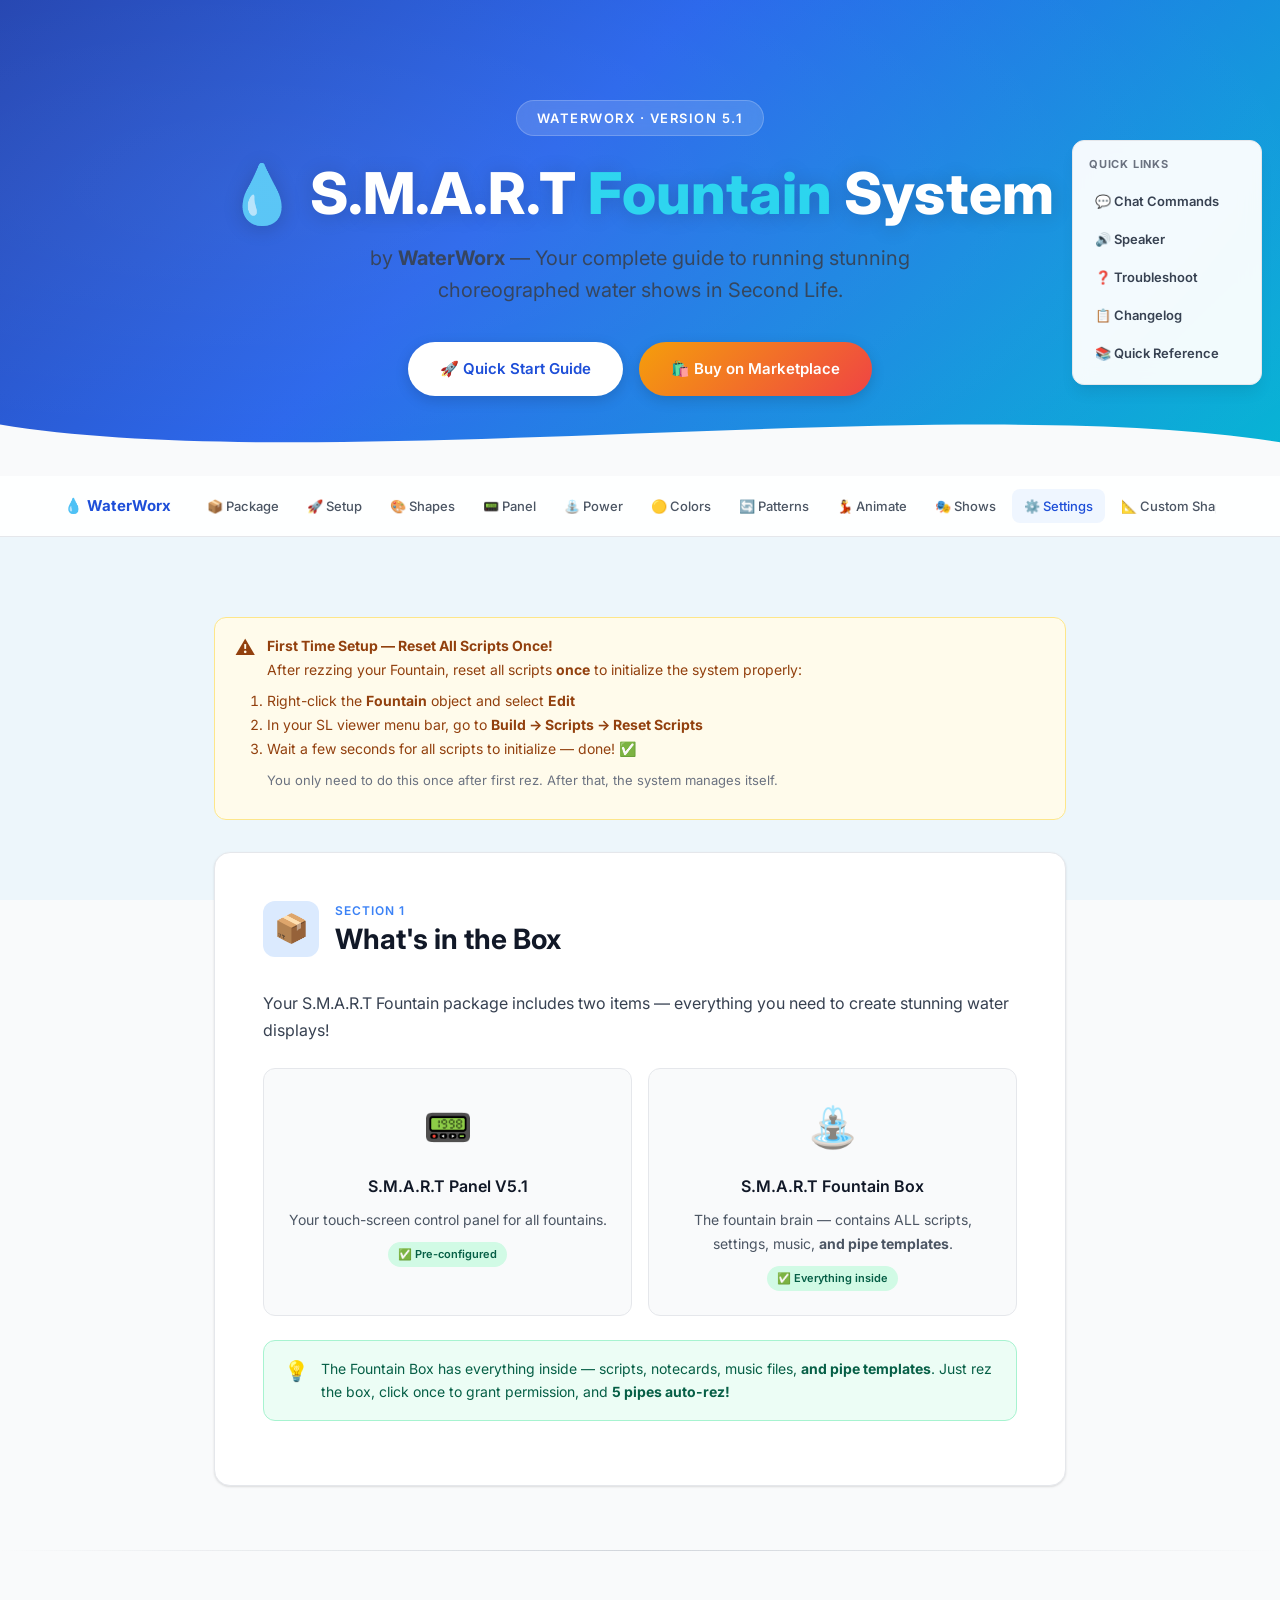
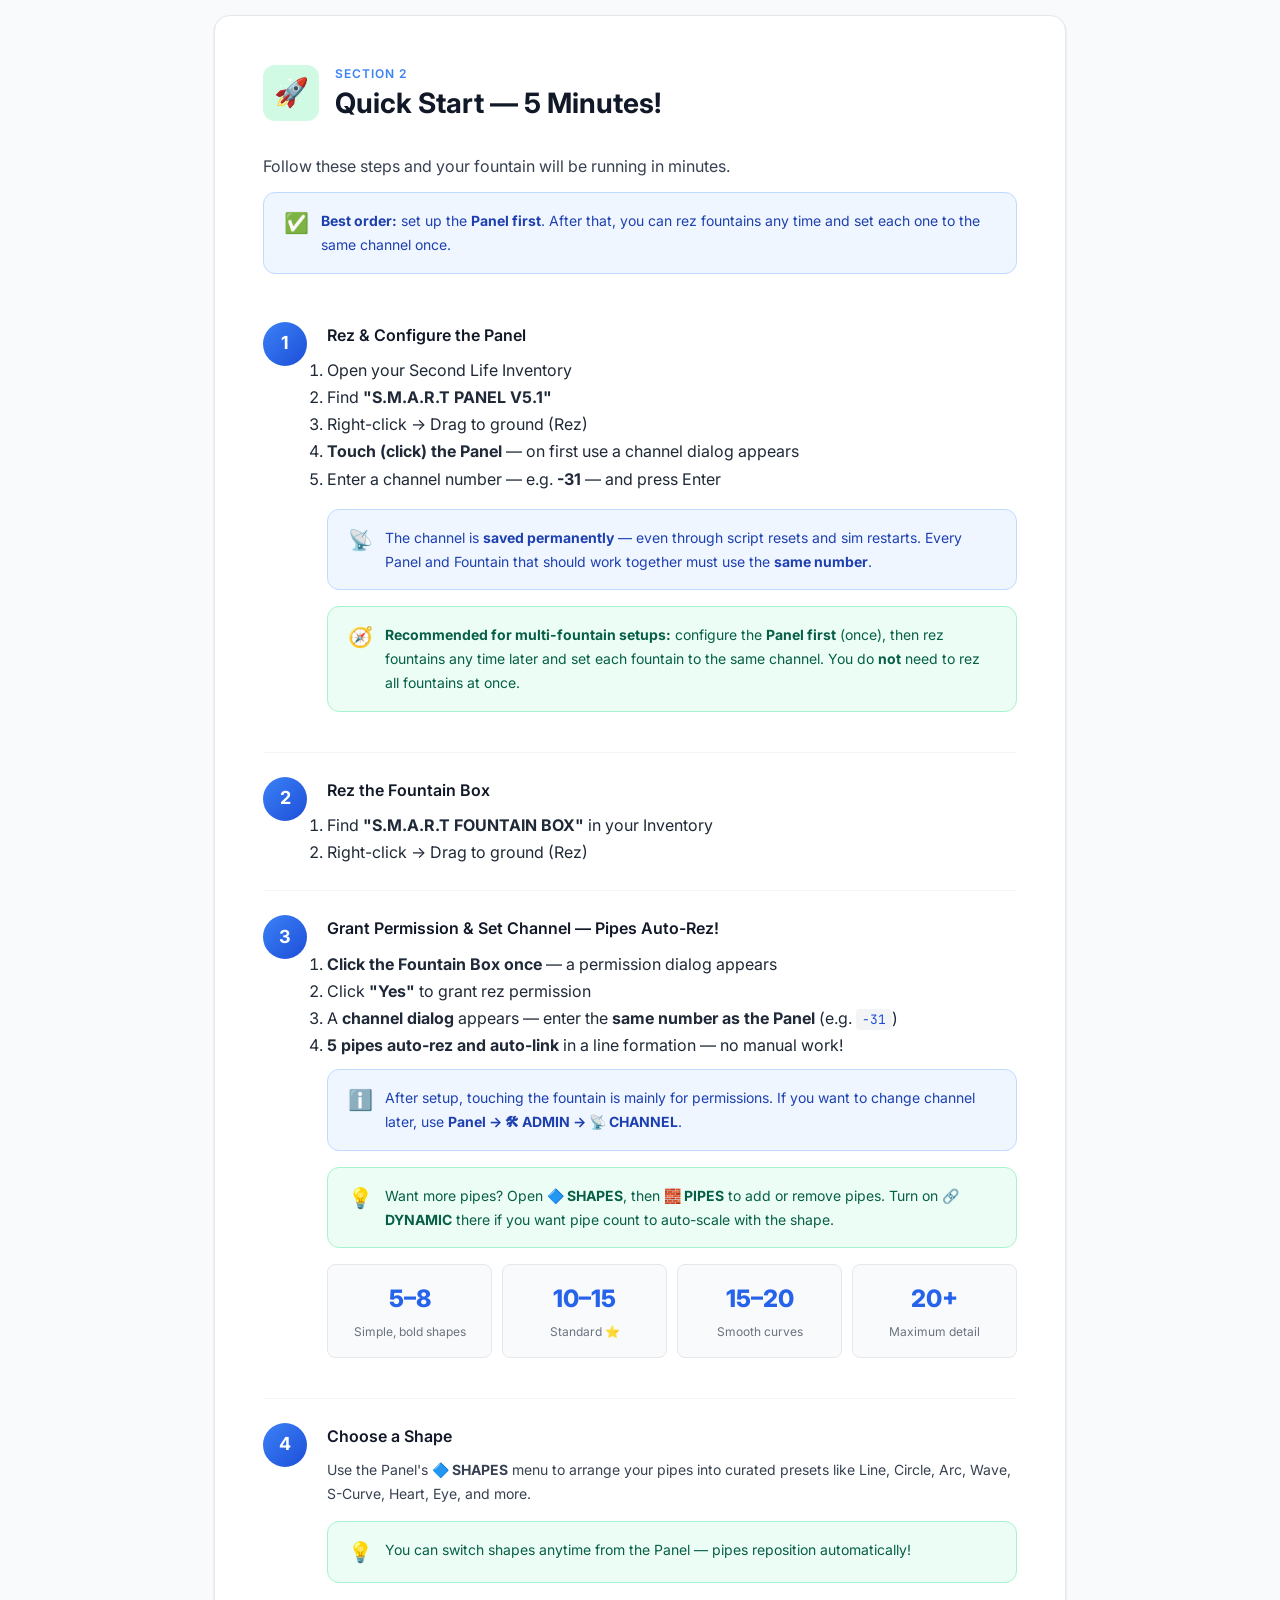
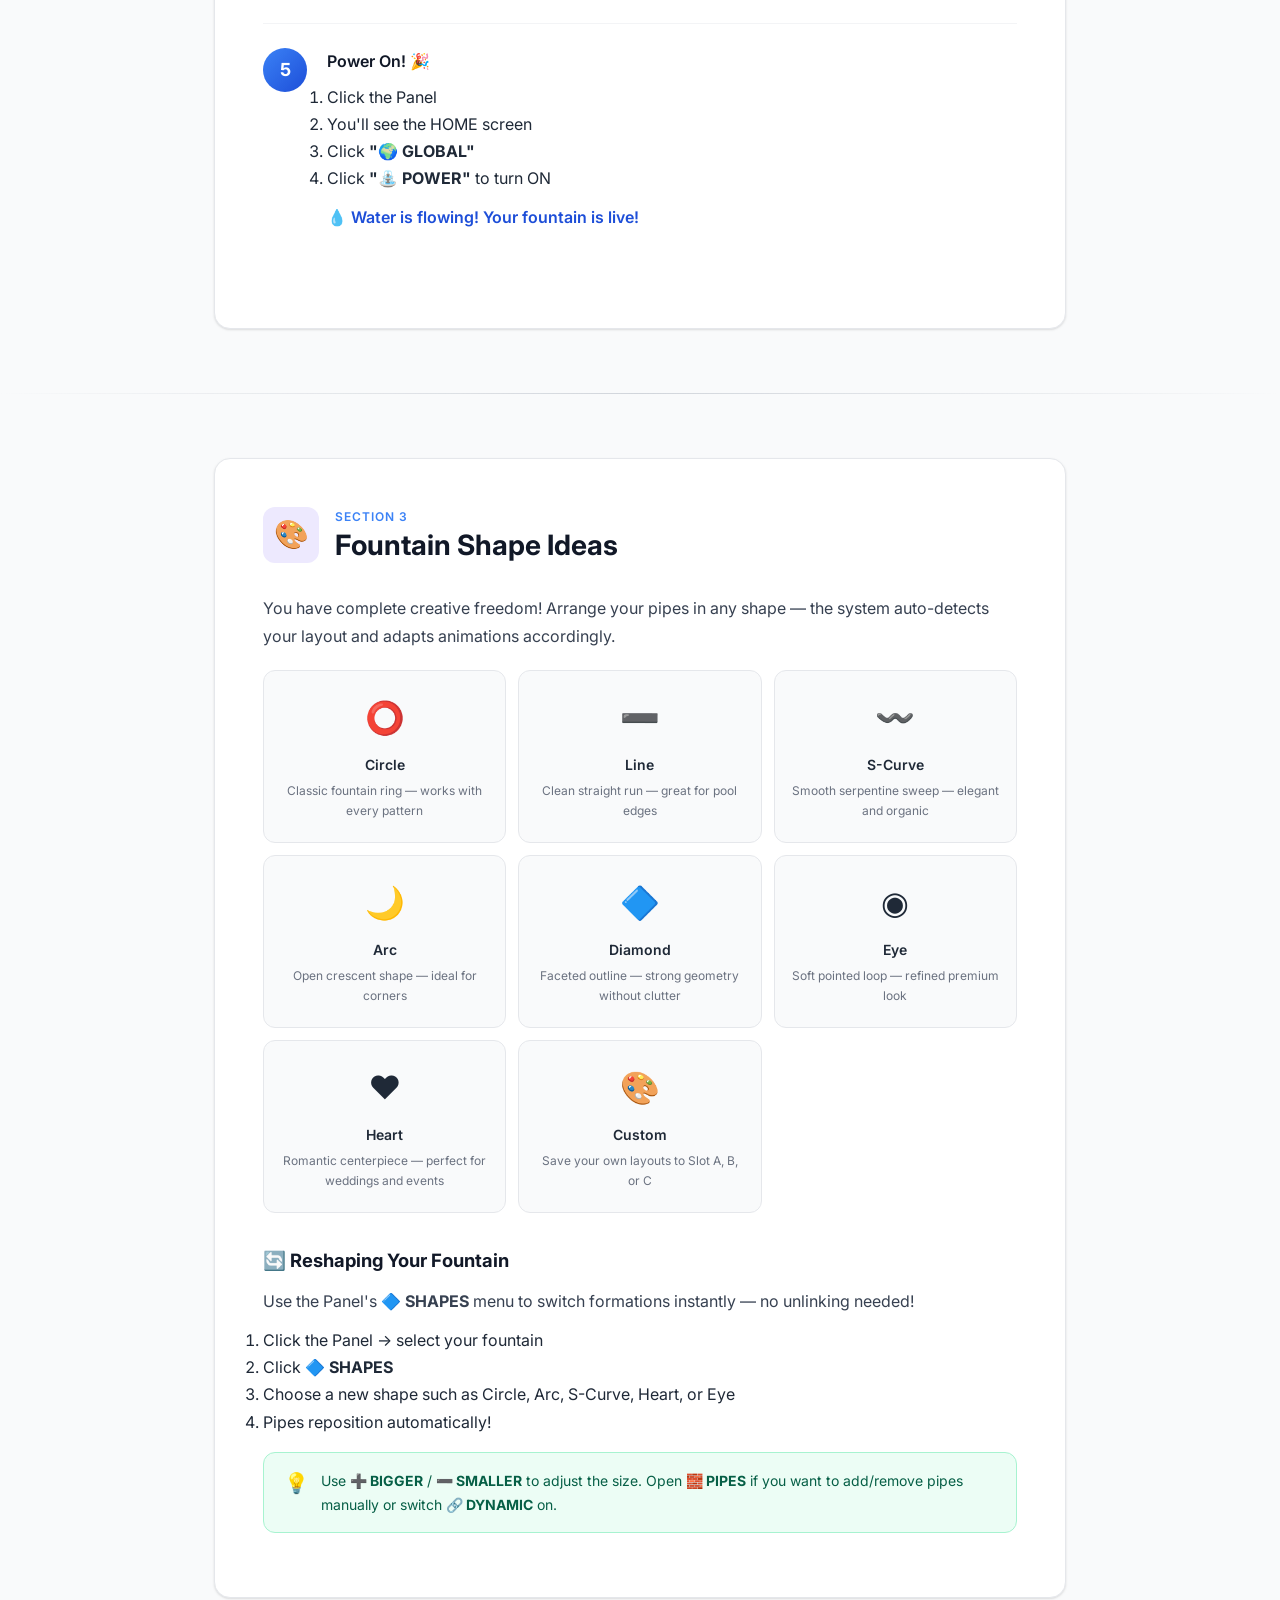
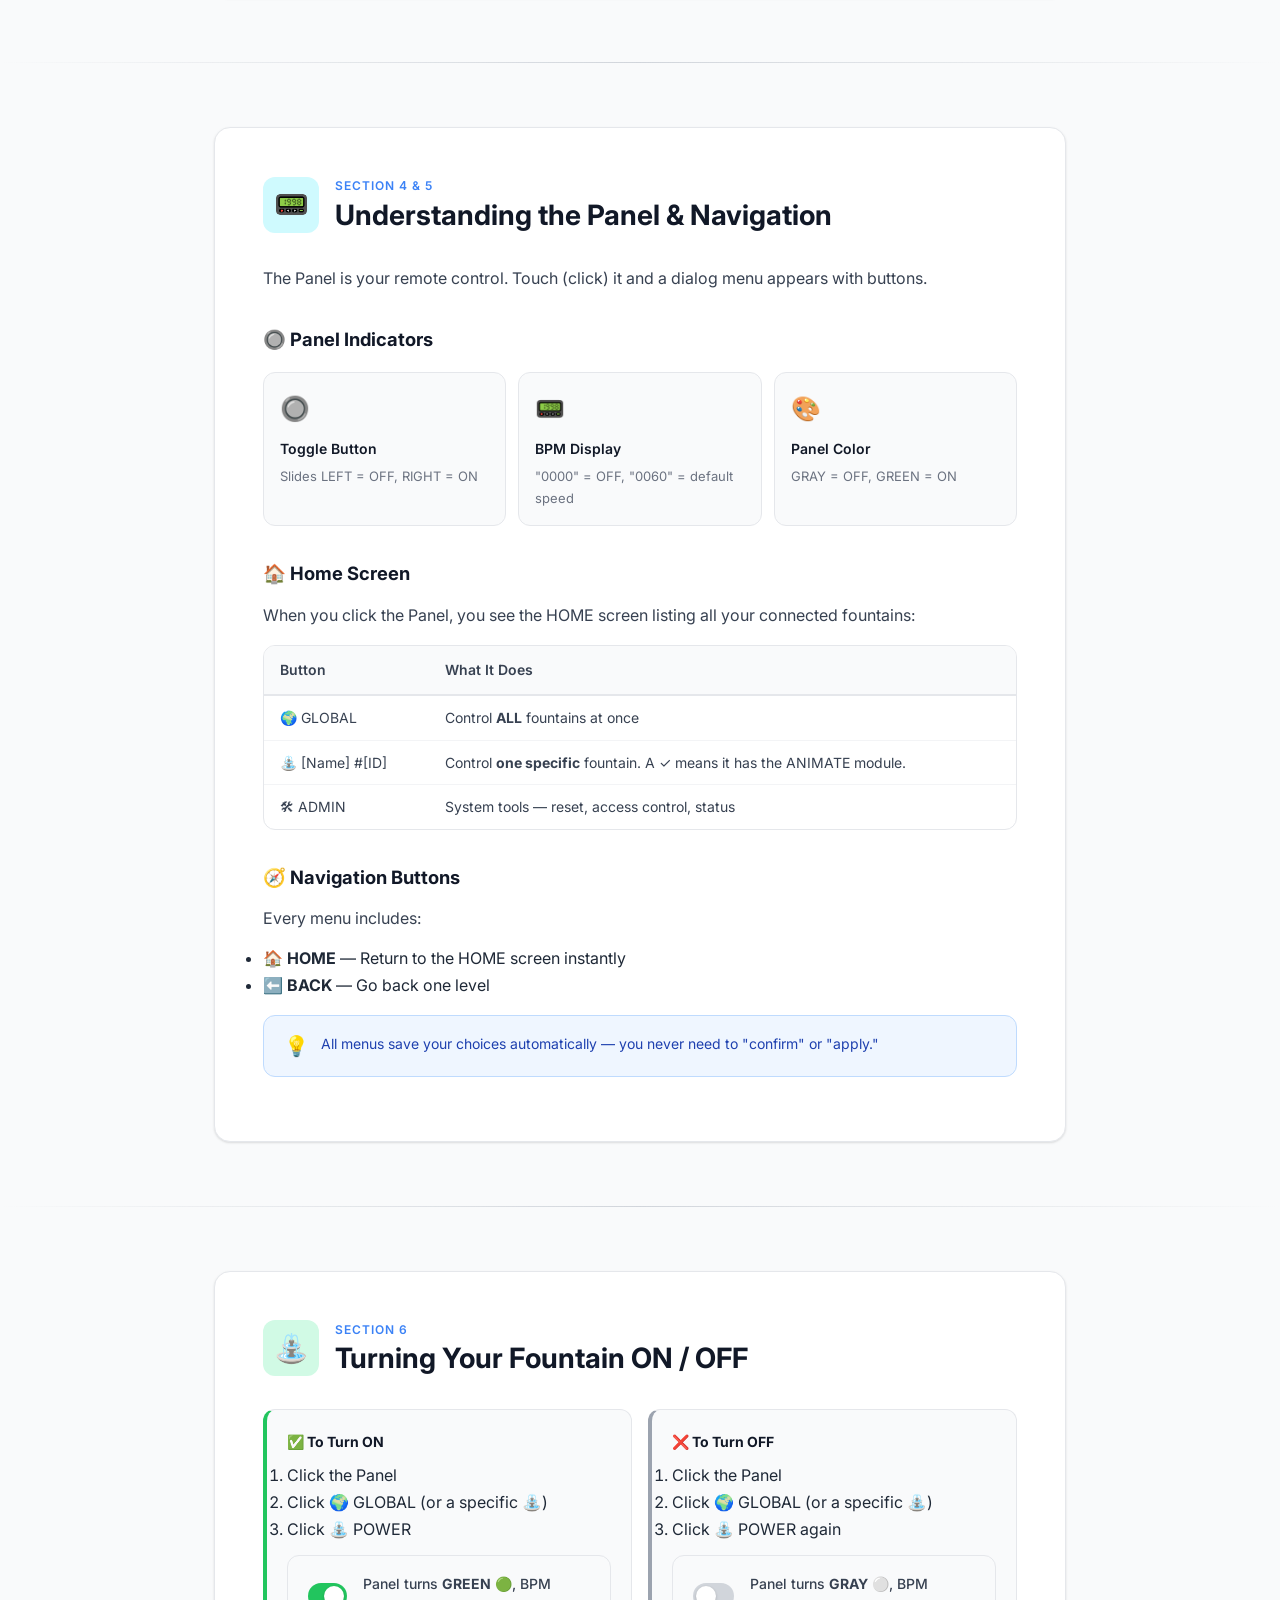
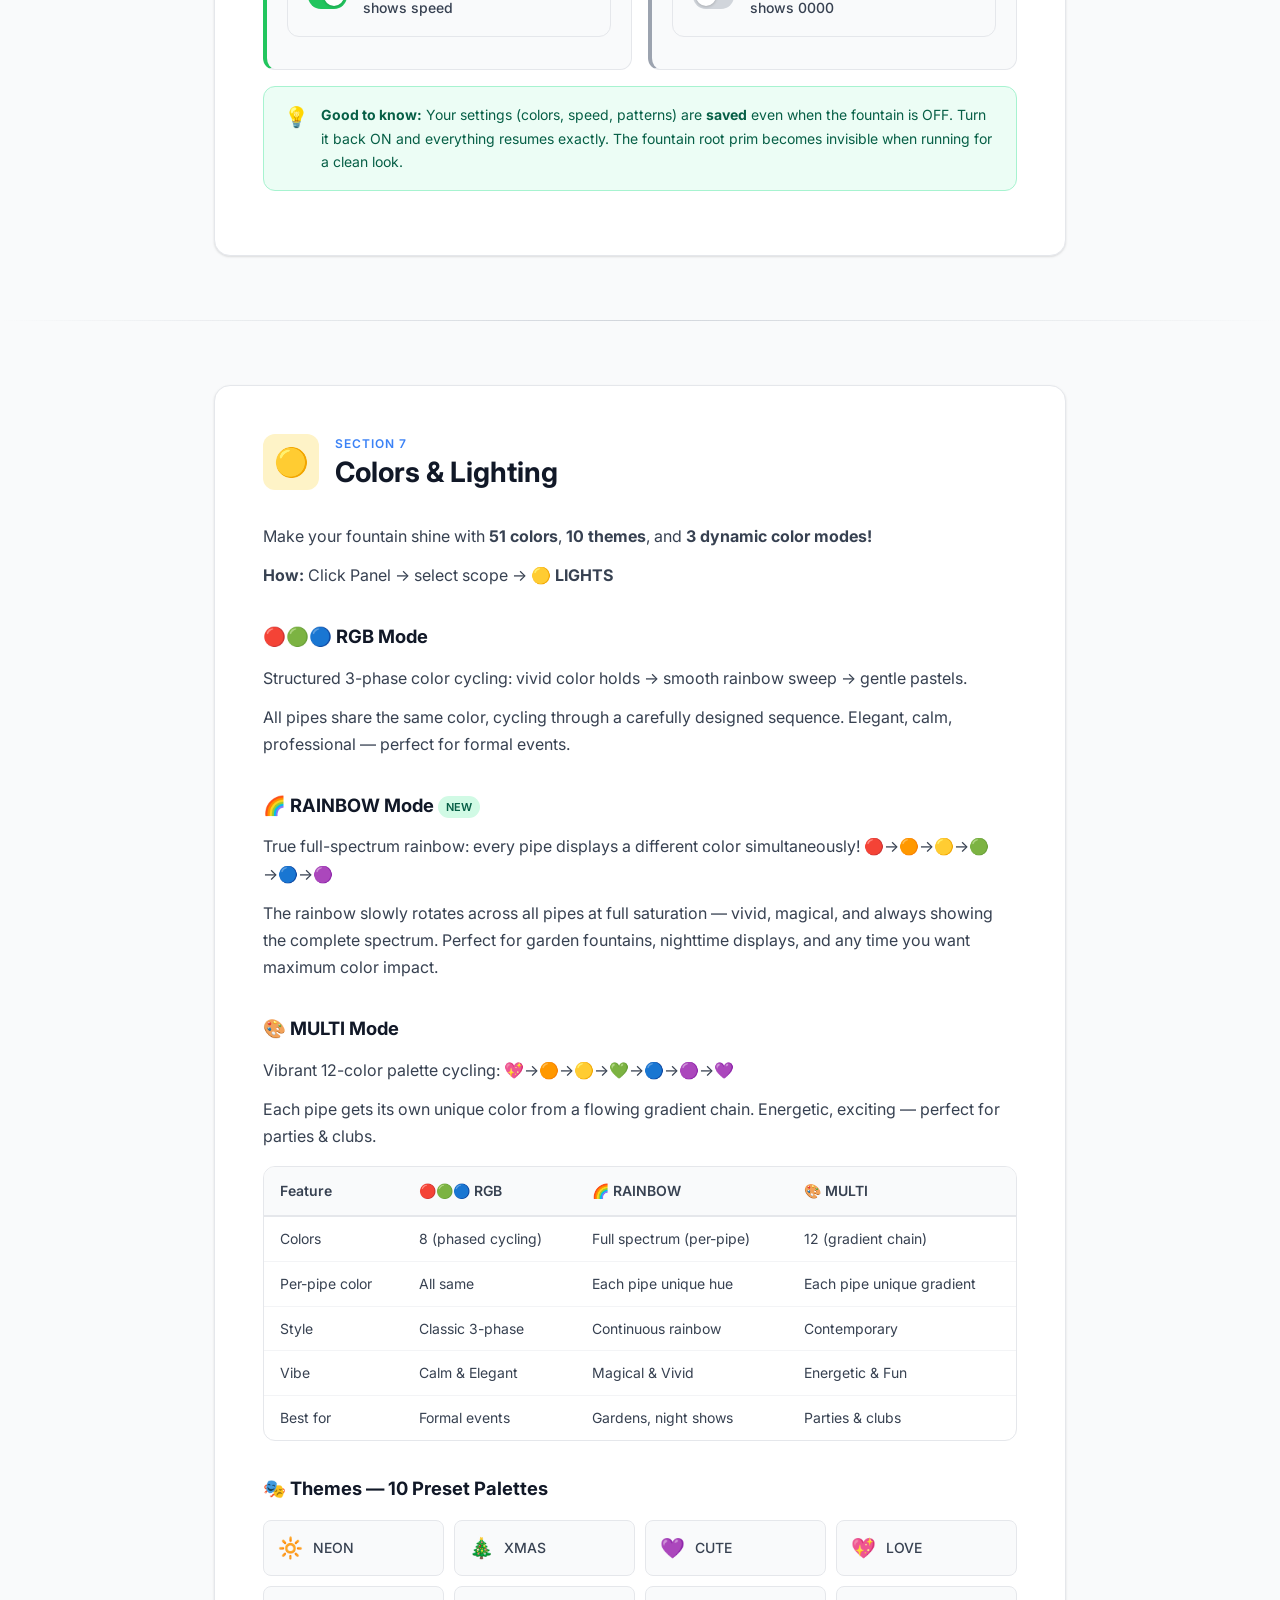
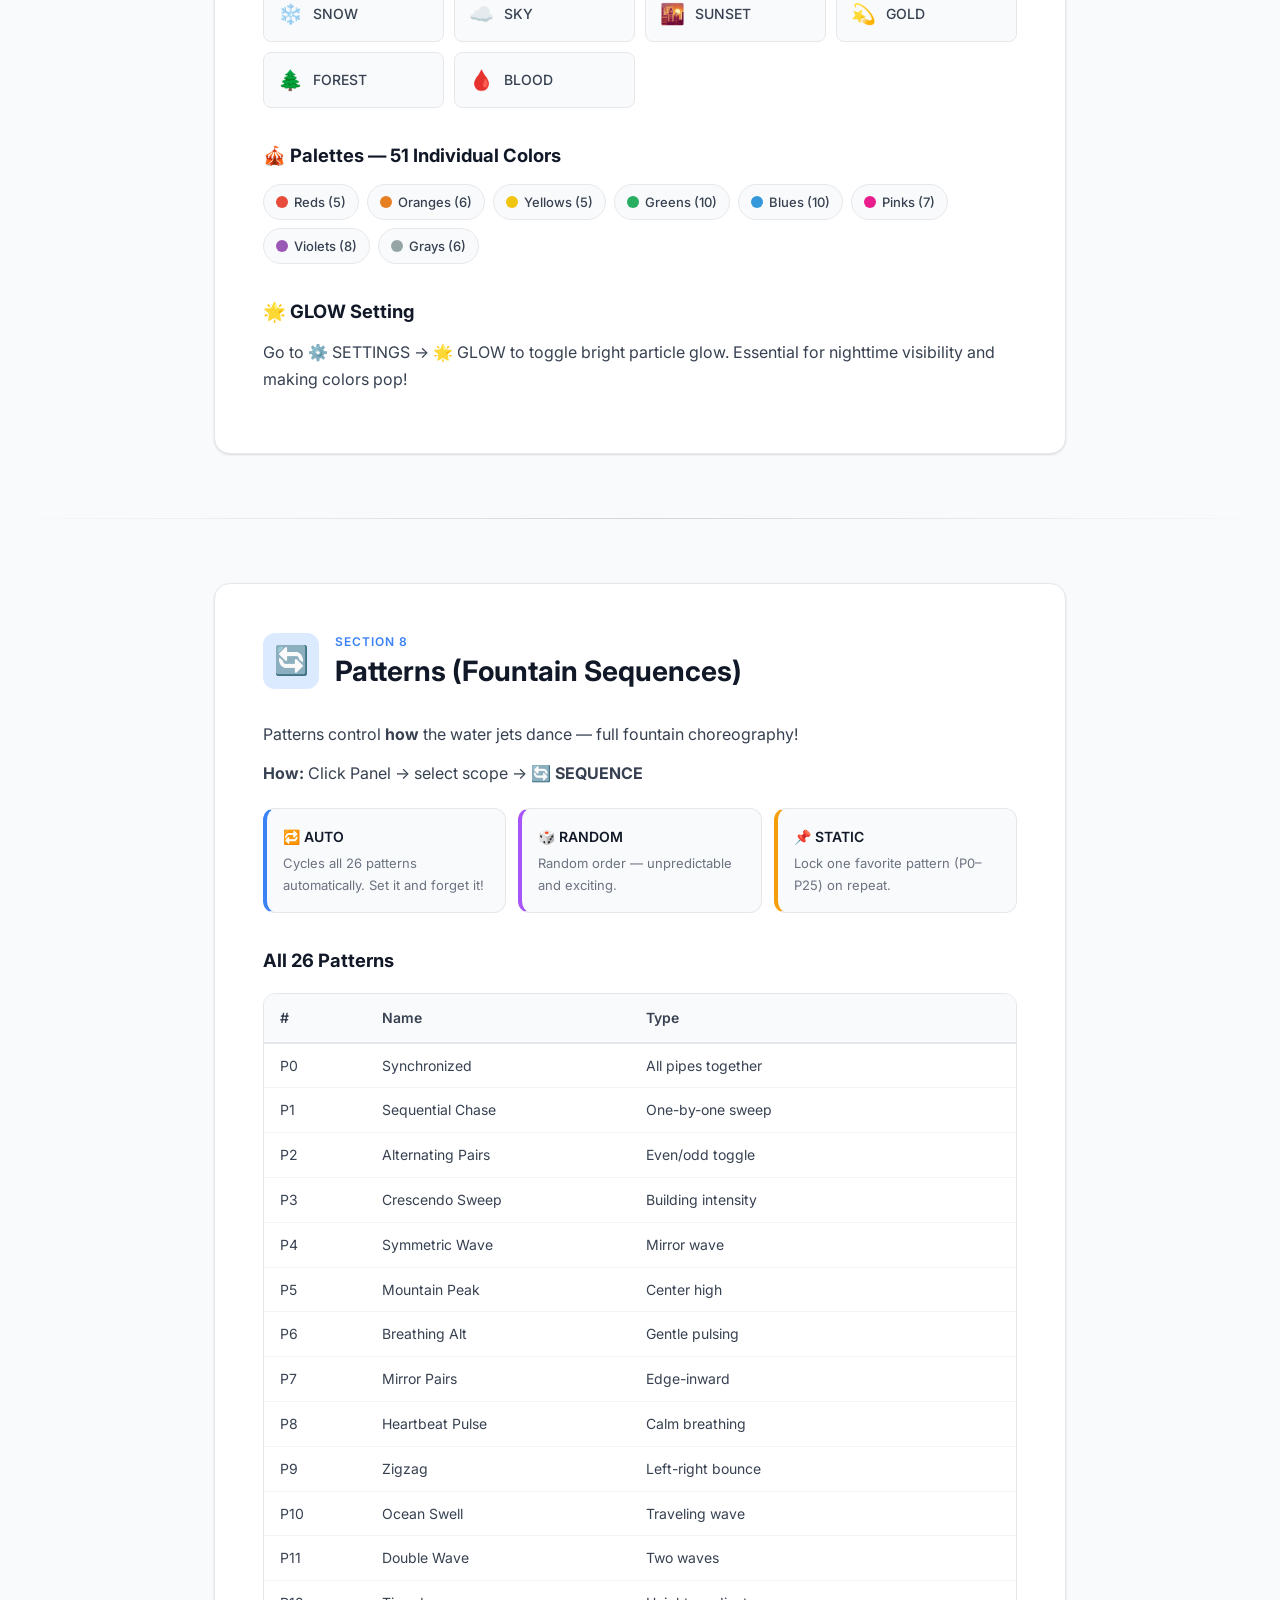
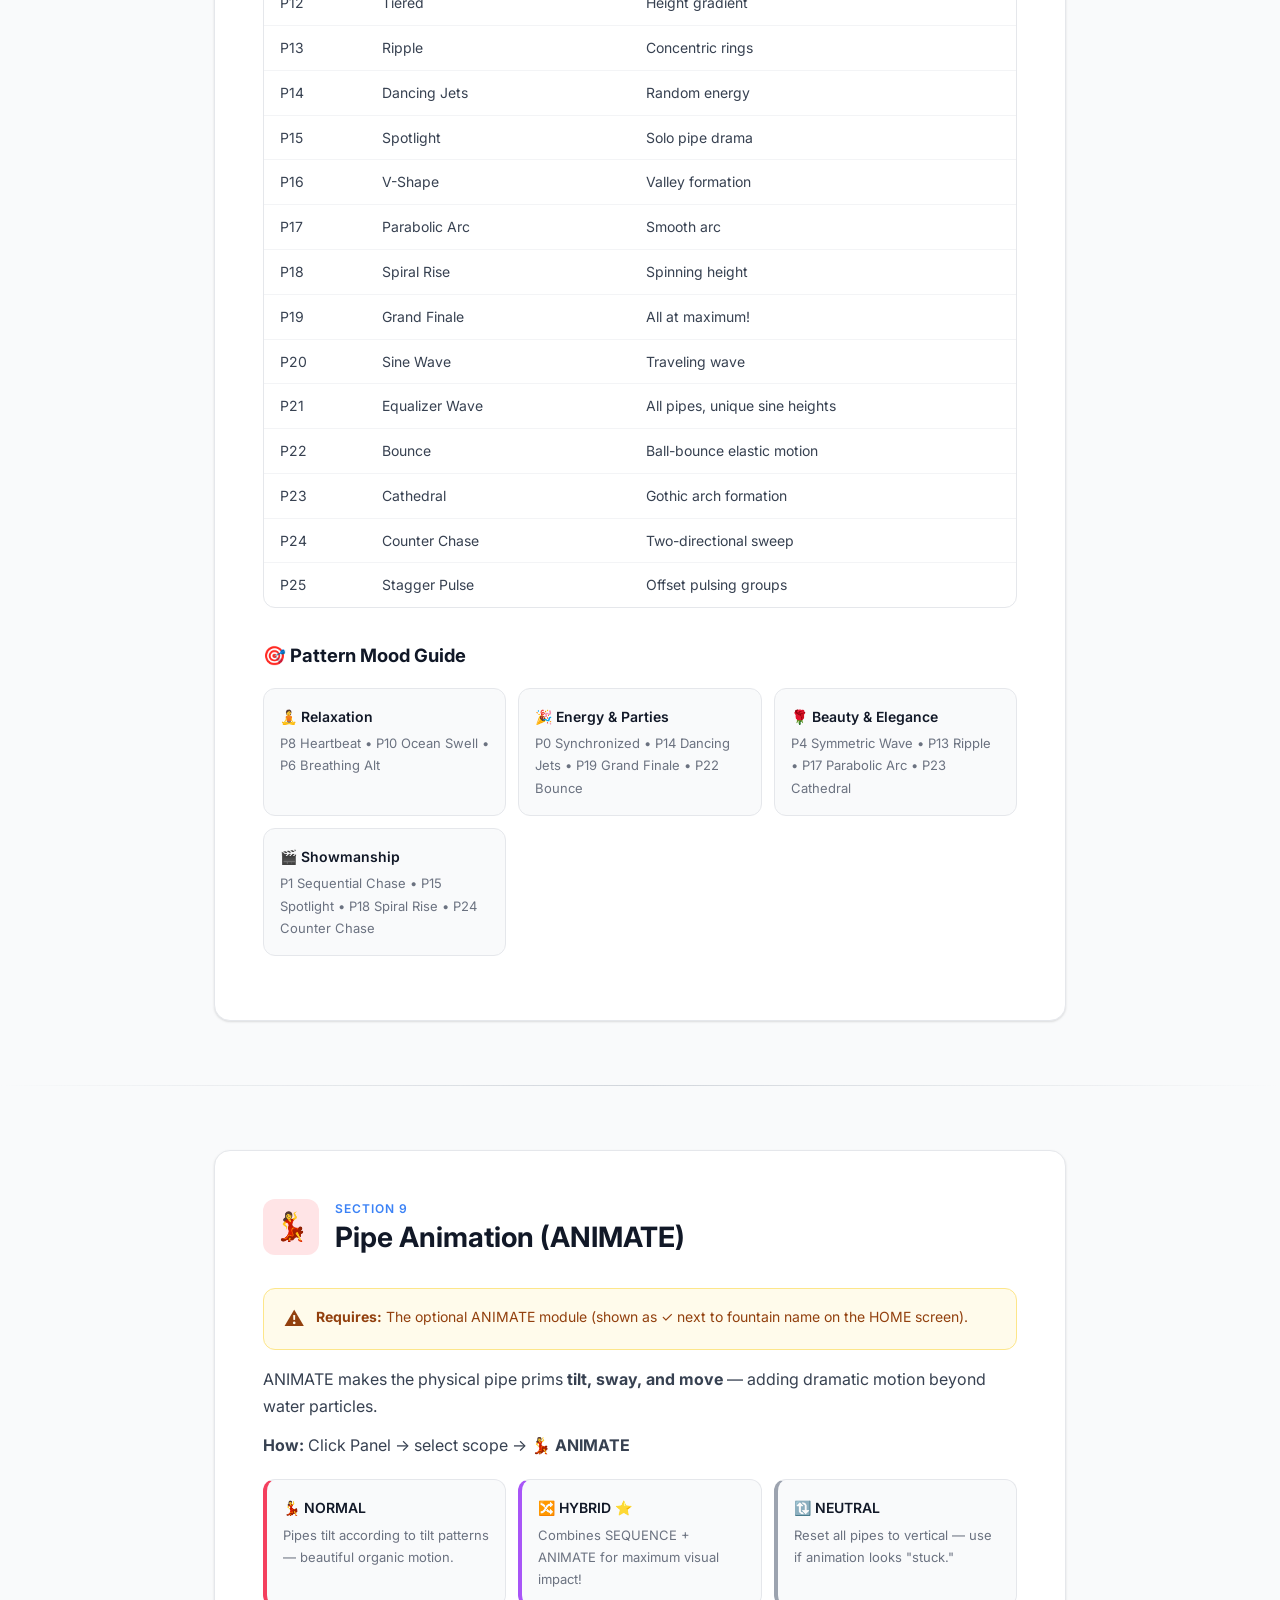
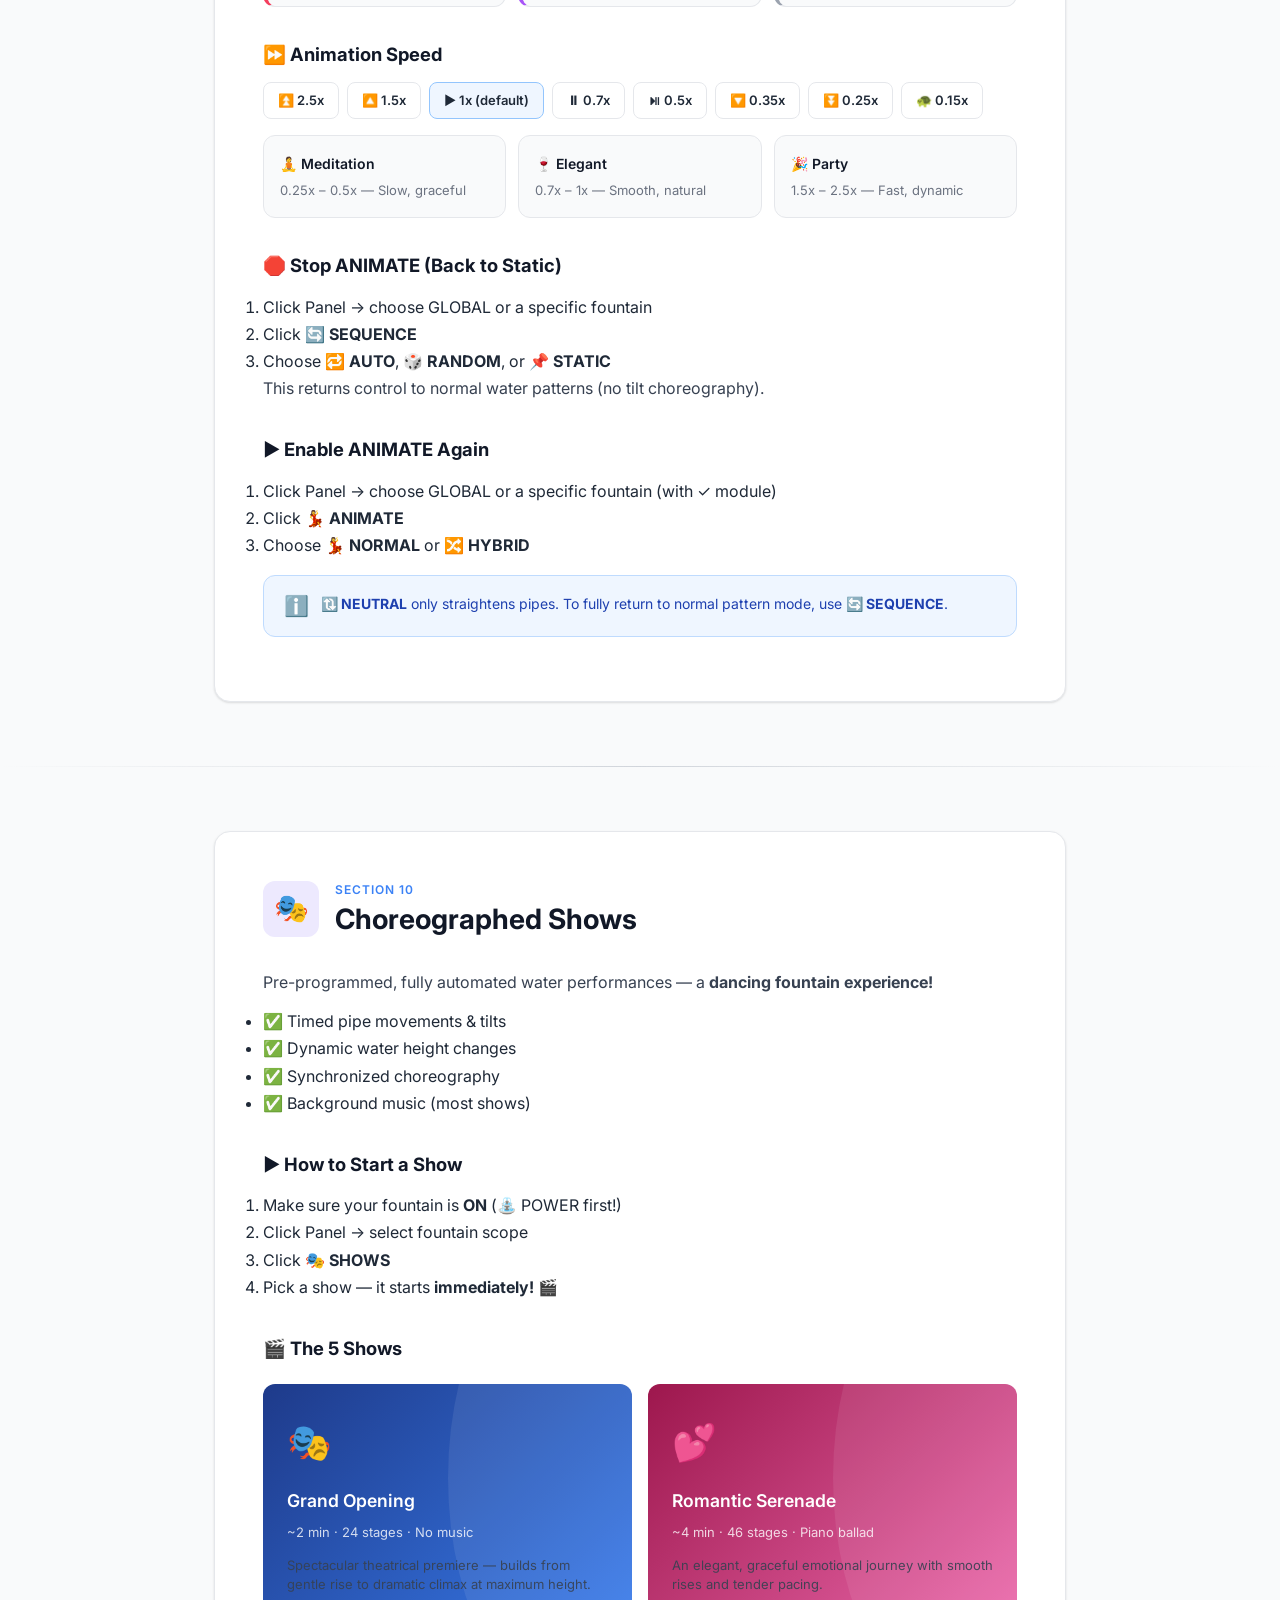
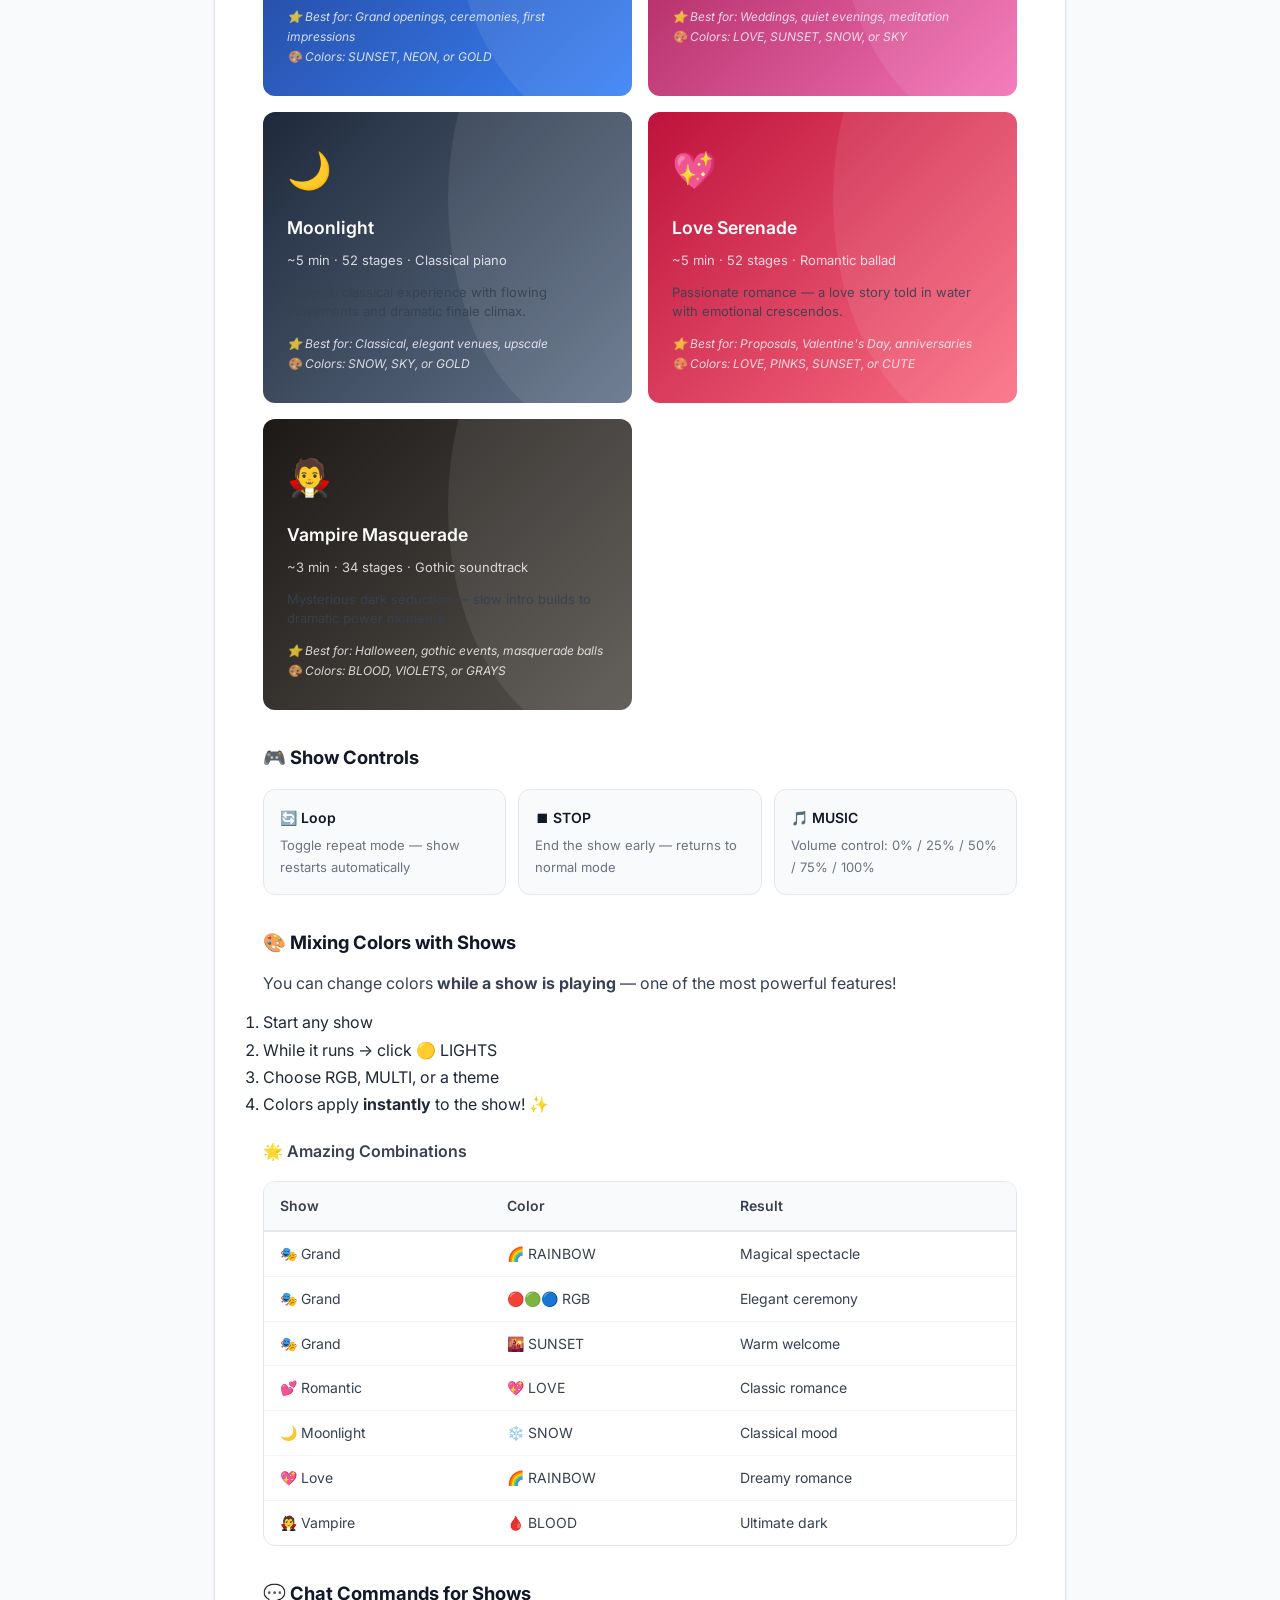
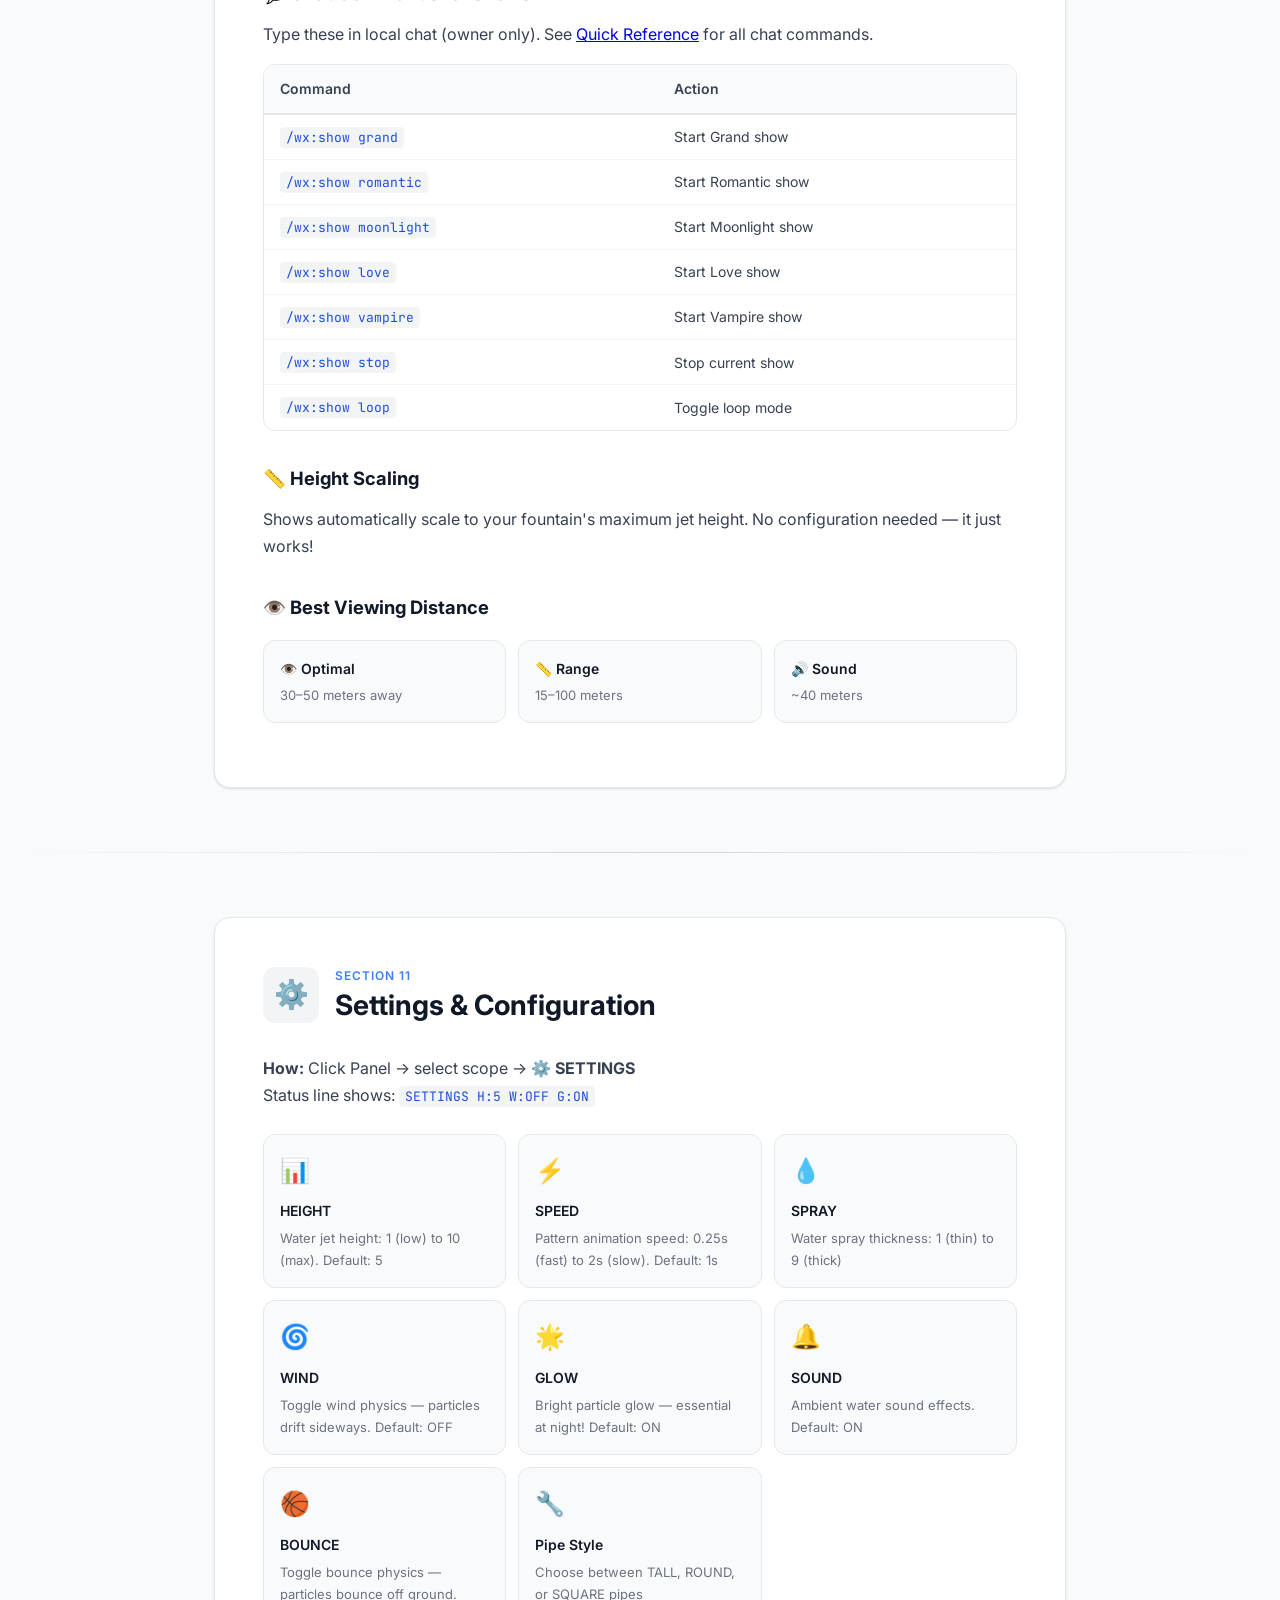
<file: index.html>
<!DOCTYPE html>
<html lang="en">
<head>
  <meta charset="UTF-8">
  <meta name="viewport" content="width=device-width, initial-scale=1.0">
  <title>WaterWorx — S.M.A.R.T Fountain System V5.1 User Guide</title>
  <meta name="description" content="Complete user guide for the WaterWorx S.M.A.R.T Fountain System V5.1 for Second Life. Setup, controls, shows, multi-fountain management and more.">
  <link rel="preconnect" href="https://fonts.googleapis.com">
  <link rel="preconnect" href="https://fonts.gstatic.com" crossorigin>
  <link href="https://fonts.googleapis.com/css2?family=Inter:wght@300;400;500;600;700;800&family=JetBrains+Mono:wght@400;500&display=swap" rel="stylesheet">
  <style>
    /* ========== CSS Reset & Variables ========== */
    *, *::before, *::after { box-sizing: border-box; margin: 0; padding: 0; }

    :root {
      --blue-50: #eff6ff;
      --blue-100: #dbeafe;
      --blue-200: #bfdbfe;
      --blue-300: #93c5fd;
      --blue-400: #60a5fa;
      --blue-500: #3b82f6;
      --blue-600: #2563eb;
      --blue-700: #1d4ed8;
      --blue-800: #1e40af;
      --blue-900: #1e3a8a;
      --cyan-400: #22d3ee;
      --cyan-500: #06b6d4;
      --purple-500: #a855f7;
      --purple-600: #9333ea;
      --gray-50: #f9fafb;
      --gray-100: #f3f4f6;
      --gray-200: #e5e7eb;
      --gray-300: #d1d5db;
      --gray-400: #9ca3af;
      --gray-500: #6b7280;
      --gray-600: #4b5563;
      --gray-700: #374151;
      --gray-800: #1f2937;
      --gray-900: #111827;
      --green-500: #22c55e;
      --red-500: #ef4444;
      --amber-500: #f59e0b;
      --rose-500: #f43f5e;
      --radius: 12px;
      --radius-lg: 16px;
      --shadow: 0 1px 3px rgba(0,0,0,.08), 0 1px 2px rgba(0,0,0,.06);
      --shadow-md: 0 4px 6px -1px rgba(0,0,0,.08), 0 2px 4px -2px rgba(0,0,0,.06);
      --shadow-lg: 0 10px 15px -3px rgba(0,0,0,.08), 0 4px 6px -4px rgba(0,0,0,.06);
      --shadow-xl: 0 20px 25px -5px rgba(0,0,0,.1), 0 8px 10px -6px rgba(0,0,0,.08);
    }

    html { scroll-behavior: smooth; scroll-padding-top: 90px; }

    body {
      font-family: 'Inter', -apple-system, BlinkMacSystemFont, sans-serif;
      background: var(--gray-50);
      color: var(--gray-800);
      line-height: 1.7;
      font-size: 16px;
      -webkit-font-smoothing: antialiased;
    }

    /* ========== Animated Water Background ========== */
    .water-bg {
      position: fixed;
      top: 0; left: 0; right: 0; bottom: 0;
      pointer-events: none;
      z-index: -1;
      overflow: hidden;
    }
    .water-bg::before, .water-bg::after {
      content: '';
      position: absolute;
      width: 200%;
      height: 200%;
      top: -50%;
      left: -50%;
      border-radius: 40%;
      opacity: .03;
    }
    .water-bg::before {
      background: var(--blue-400);
      animation: waterFloat 25s ease-in-out infinite;
    }
    .water-bg::after {
      background: var(--cyan-400);
      animation: waterFloat 30s ease-in-out infinite reverse;
    }
    @keyframes waterFloat {
      0%, 100% { transform: translate(0, 0) rotate(0deg); }
      25% { transform: translate(2%, 3%) rotate(90deg); }
      50% { transform: translate(-1%, 5%) rotate(180deg); }
      75% { transform: translate(3%, 1%) rotate(270deg); }
    }

    /* ========== Header / Hero ========== */
    .hero {
      background: linear-gradient(135deg, var(--blue-800) 0%, var(--blue-600) 40%, var(--cyan-500) 100%);
      color: #fff;
      padding: 100px 24px 80px;
      text-align: center;
      position: relative;
      overflow: hidden;
    }
    .hero::before {
      content: '';
      position: absolute;
      top: -60%;
      left: -20%;
      width: 140%;
      height: 200%;
      background: radial-gradient(ellipse at 30% 50%, rgba(255,255,255,.08) 0%, transparent 70%);
      pointer-events: none;
    }
    .hero-badge {
      display: inline-block;
      background: rgba(255,255,255,.15);
      backdrop-filter: blur(8px);
      border: 1px solid rgba(255,255,255,.2);
      padding: 6px 20px;
      border-radius: 999px;
      font-size: 13px;
      font-weight: 600;
      letter-spacing: 1.5px;
      text-transform: uppercase;
      margin-bottom: 24px;
    }
    .hero h1 {
      font-size: clamp(2.2rem, 5vw, 3.6rem);
      font-weight: 800;
      line-height: 1.15;
      margin-bottom: 16px;
      text-shadow: 0 2px 20px rgba(0,0,0,.2);
    }
    .hero h1 span { color: var(--cyan-400); }
    .hero p {
      font-size: clamp(1rem, 2vw, 1.25rem);
      max-width: 640px;
      margin: 0 auto 36px;
      opacity: .9;
      line-height: 1.6;
    }
    .hero-buttons {
      display: flex;
      justify-content: center;
      flex-wrap: wrap;
      gap: 16px;
      position: relative;
      z-index: 2;
    }
    .hero-cta {
      display: inline-flex;
      align-items: center;
      gap: 8px;
      background: #fff;
      color: var(--blue-700);
      font-weight: 600;
      font-size: 15px;
      padding: 14px 32px;
      border-radius: 999px;
      text-decoration: none;
      transition: transform .2s, box-shadow .2s;
      box-shadow: 0 4px 14px rgba(0,0,0,.15);
    }
    .hero-cta:hover { transform: translateY(-2px); box-shadow: 0 8px 24px rgba(0,0,0,.2); }
    .hero-cta-buy {
      background: linear-gradient(135deg, #f59e0b, #ef4444);
      color: #fff;
    }
    .hero-cta-buy:hover {
      background: linear-gradient(135deg, #d97706, #dc2626);
    }
    .hero-wave {
      position: absolute;
      bottom: -2px;
      left: 0;
      width: 100%;
      line-height: 0;
    }
    .hero-wave svg { display: block; width: 100%; height: auto; }

    /* ========== Sticky Nav ========== */
    .sticky-nav {
      position: sticky;
      top: 0;
      background: rgba(255,255,255,.92);
      backdrop-filter: blur(12px);
      border-bottom: 1px solid var(--gray-200);
      z-index: 100;
      transition: box-shadow .3s;
    }
    .sticky-nav.scrolled { box-shadow: var(--shadow-md); }
    .nav-inner {
      max-width: 1200px;
      margin: 0 auto;
      padding: 0 24px;
      display: flex;
      align-items: center;
      height: 60px;
      gap: 24px;
    }
    .nav-logo {
      font-weight: 700;
      font-size: 15px;
      color: var(--blue-700);
      white-space: nowrap;
      flex-shrink: 0;
    }
    .nav-links {
      display: flex;
      gap: 4px;
      overflow-x: auto;
      scrollbar-width: none;
      flex: 1;
    }
    .nav-links::-webkit-scrollbar { display: none; }
    .nav-links a {
      font-size: 13px;
      font-weight: 500;
      color: var(--gray-600);
      text-decoration: none;
      white-space: nowrap;
      padding: 6px 12px;
      border-radius: 8px;
      transition: background .15s, color .15s;
    }
    .nav-links a:hover, .nav-links a.active {
      background: var(--blue-50);
      color: var(--blue-700);
    }
    .mobile-menu-btn {
      display: none;
      background: none;
      border: none;
      font-size: 24px;
      cursor: pointer;
      color: var(--gray-700);
    }
    .topnav-mobile-only { display: none; }

    /* ========== Desktop Side Links ========== */
    .side-toc {
      position: fixed;
      top: 140px;
      right: 18px;
      width: 190px;
      background: rgba(255,255,255,.95);
      backdrop-filter: blur(10px);
      border: 1px solid var(--gray-200);
      border-radius: var(--radius);
      box-shadow: var(--shadow-lg);
      padding: 12px;
      z-index: 98;
    }
    .side-toc-title {
      font-size: 11px;
      letter-spacing: .8px;
      text-transform: uppercase;
      color: var(--gray-500);
      font-weight: 700;
      margin: 2px 4px 8px;
    }
    .side-toc a {
      display: block;
      text-decoration: none;
      color: var(--gray-700);
      font-size: 13px;
      font-weight: 600;
      padding: 8px 10px;
      border-radius: 8px;
      transition: background .15s, color .15s;
    }
    .side-toc a:hover,
    .side-toc a.active {
      background: var(--blue-50);
      color: var(--blue-700);
    }

    /* ========== Content Container ========== */
    .container {
      max-width: 900px;
      margin: 0 auto;
      padding: 0 24px;
    }

    /* ========== Sections ========== */
    section {
      padding: 64px 0;
    }
    section:nth-child(even) > .container > .section-card {
      background: #fff;
    }
    .section-card {
      background: #fff;
      border-radius: var(--radius-lg);
      border: 1px solid var(--gray-200);
      padding: 48px;
      box-shadow: var(--shadow);
      transition: box-shadow .3s;
    }
    .section-card:hover { box-shadow: var(--shadow-lg); }

    .section-header {
      display: flex;
      align-items: center;
      gap: 16px;
      margin-bottom: 32px;
    }
    .section-icon {
      width: 56px;
      height: 56px;
      border-radius: var(--radius);
      display: flex;
      align-items: center;
      justify-content: center;
      font-size: 28px;
      flex-shrink: 0;
    }
    .icon-blue { background: var(--blue-100); }
    .icon-green { background: #d1fae5; }
    .icon-purple { background: #ede9fe; }
    .icon-amber { background: #fef3c7; }
    .icon-rose { background: #ffe4e6; }
    .icon-cyan { background: #cffafe; }
    .icon-gray { background: var(--gray-100); }

    .section-header h2 {
      font-size: 1.75rem;
      font-weight: 700;
      color: var(--gray-900);
      line-height: 1.3;
    }
    .section-header .section-num {
      display: block;
      font-size: 12px;
      font-weight: 600;
      color: var(--blue-500);
      text-transform: uppercase;
      letter-spacing: 1px;
    }

    h3 {
      font-size: 1.15rem;
      font-weight: 700;
      color: var(--gray-900);
      margin: 32px 0 12px;
    }
    h4 {
      font-size: 1rem;
      font-weight: 600;
      color: var(--gray-700);
      margin: 20px 0 8px;
    }
    p { margin-bottom: 12px; color: var(--gray-700); }

    /* ========== Package Cards ========== */
    .package-grid {
      display: grid;
      grid-template-columns: repeat(auto-fit, minmax(240px, 1fr));
      gap: 16px;
      margin: 24px 0;
    }
    .package-card {
      background: var(--gray-50);
      border: 1px solid var(--gray-200);
      border-radius: var(--radius);
      padding: 24px;
      text-align: center;
      transition: transform .2s, box-shadow .2s;
    }
    .package-card:hover { transform: translateY(-3px); box-shadow: var(--shadow-md); }
    .package-card .card-icon { font-size: 40px; margin-bottom: 12px; display: block; }
    .package-card h4 { margin: 0 0 8px; color: var(--gray-900); }
    .package-card p { font-size: 14px; color: var(--gray-600); margin: 0; }
    .package-card .badge {
      display: inline-block;
      background: #d1fae5;
      color: #065f46;
      font-size: 11px;
      font-weight: 600;
      padding: 3px 10px;
      border-radius: 999px;
      margin-top: 10px;
    }

    /* ========== Step Cards ========== */
    .steps { margin: 24px 0; }
    .step {
      display: flex;
      gap: 20px;
      padding: 24px 0;
      border-bottom: 1px solid var(--gray-100);
    }
    .step:last-child { border-bottom: none; }
    .step-num {
      width: 44px;
      height: 44px;
      border-radius: 50%;
      background: linear-gradient(135deg, var(--blue-500), var(--blue-700));
      color: #fff;
      font-weight: 700;
      font-size: 18px;
      display: flex;
      align-items: center;
      justify-content: center;
      flex-shrink: 0;
    }
    .step-content { flex: 1; }
    .step-content h4 { margin: 0 0 8px; font-size: 1rem; color: var(--gray-900); }
    .step-content p { margin: 0; font-size: 14px; }
    .step-content ul { margin: 8px 0 0 16px; font-size: 14px; color: var(--gray-600); }
    .step-content ul li { margin-bottom: 4px; }

    /* ========== Info / Tip / Warning Boxes ========== */
    .callout {
      border-radius: var(--radius);
      padding: 16px 20px;
      margin: 16px 0;
      font-size: 14px;
      display: flex;
      gap: 12px;
      align-items: flex-start;
    }
    .callout-icon { font-size: 20px; flex-shrink: 0; line-height: 1.4; }
    .callout-tip { background: #ecfdf5; border: 1px solid #a7f3d0; color: #065f46; }
    .callout-warn { background: #fffbeb; border: 1px solid #fde68a; color: #92400e; }
    .callout-info { background: var(--blue-50); border: 1px solid var(--blue-200); color: var(--blue-800); }

    /* ========== Tables ========== */
    .table-wrap {
      overflow-x: auto;
      margin: 16px 0;
      border-radius: var(--radius);
      border: 1px solid var(--gray-200);
    }
    table {
      width: 100%;
      border-collapse: collapse;
      font-size: 14px;
    }
    thead { background: var(--gray-50); }
    th {
      text-align: left;
      padding: 12px 16px;
      font-weight: 600;
      color: var(--gray-700);
      border-bottom: 2px solid var(--gray-200);
      white-space: nowrap;
    }
    td {
      padding: 10px 16px;
      border-bottom: 1px solid var(--gray-100);
      color: var(--gray-700);
    }
    tr:last-child td { border-bottom: none; }
    tr:hover td { background: var(--blue-50); }
    code, .mono {
      font-family: 'JetBrains Mono', monospace;
      font-size: 13px;
      background: var(--gray-100);
      padding: 2px 6px;
      border-radius: 4px;
      color: var(--blue-700);
    }

    /* ========== Feature Grid ========== */
    .feature-grid {
      display: grid;
      grid-template-columns: repeat(auto-fit, minmax(200px, 1fr));
      gap: 12px;
      margin: 16px 0;
    }
    .feature-item {
      background: var(--gray-50);
      border: 1px solid var(--gray-200);
      border-radius: var(--radius);
      padding: 16px;
      font-size: 14px;
    }
    .feature-item .fi-icon { font-size: 24px; margin-bottom: 8px; display: block; }
    .feature-item h5 { font-size: 14px; font-weight: 600; color: var(--gray-900); margin: 0 0 4px; }
    .feature-item p { font-size: 13px; color: var(--gray-500); margin: 0; }

    /* ========== Shapes Gallery ========== */
    .shapes-gallery {
      display: grid;
      grid-template-columns: repeat(auto-fit, minmax(180px, 1fr));
      gap: 12px;
      margin: 20px 0;
    }
    .shape-card {
      background: var(--gray-50);
      border: 1px solid var(--gray-200);
      border-radius: var(--radius);
      padding: 20px 16px;
      text-align: center;
      transition: transform .2s;
    }
    .shape-card:hover { transform: translateY(-2px); box-shadow: var(--shadow); }
    .shape-card .shape-icon { font-size: 32px; display: block; margin-bottom: 8px; }
    .shape-card h5 { font-size: 14px; font-weight: 600; margin: 0 0 4px; }
    .shape-card p { font-size: 12px; color: var(--gray-500); margin: 0; }

    /* ========== Show Cards ========== */
    .show-grid {
      display: grid;
      grid-template-columns: repeat(auto-fit, minmax(260px, 1fr));
      gap: 16px;
      margin: 20px 0;
    }
    .show-card {
      border-radius: var(--radius);
      padding: 28px 24px;
      color: #fff;
      position: relative;
      overflow: hidden;
      transition: transform .2s;
    }
    .show-card:hover { transform: translateY(-3px); }
    .show-card::before {
      content: '';
      position: absolute;
      top: -50%;
      right: -30%;
      width: 80%;
      height: 160%;
      border-radius: 50%;
      background: rgba(255,255,255,.08);
      pointer-events: none;
    }
    .show-grand { background: linear-gradient(135deg, #1e3a8a, #3b82f6); }
    .show-romantic { background: linear-gradient(135deg, #9d174d, #f472b6); }
    .show-moonlight { background: linear-gradient(135deg, #1e293b, #64748b); }
    .show-love { background: linear-gradient(135deg, #be123c, #fb7185); }
    .show-vampire { background: linear-gradient(135deg, #1c1917, #57534e); }
    .show-card .show-emoji { font-size: 36px; margin-bottom: 12px; display: block; }
    .show-card h4 { font-size: 1.1rem; margin: 0 0 6px; color: #fff; }
    .show-card .show-meta { font-size: 13px; opacity: .8; margin-bottom: 12px; }
    .show-card p { font-size: 13px; opacity: .9; margin: 0; line-height: 1.5; }
    .show-card .show-best {
      margin-top: 12px;
      font-size: 12px;
      opacity: .8;
      font-style: italic;
    }

    /* ========== Config Block ========== */
    .config-block {
      background: var(--gray-900);
      color: #e2e8f0;
      border-radius: var(--radius);
      padding: 24px;
      font-family: 'JetBrains Mono', monospace;
      font-size: 13px;
      line-height: 1.8;
      margin: 16px 0;
      overflow-x: auto;
    }
    .config-block .cfg-comment { color: #64748b; }
    .config-block .cfg-key { color: var(--cyan-400); }
    .config-block .cfg-val { color: #a5f3fc; }

    /* ========== Menu Tree ========== */
    .menu-tree {
      background: var(--gray-50);
      border: 1px solid var(--gray-200);
      border-radius: var(--radius);
      padding: 24px 28px;
      margin: 16px 0;
      font-family: 'JetBrains Mono', monospace;
      font-size: 13px;
      line-height: 2;
      color: var(--gray-700);
      white-space: pre;
      overflow-x: auto;
    }
    .menu-tree .mt-icon { font-family: 'Inter', sans-serif; }

    /* ========== Cheat Sheet ========== */
    .cheat-grid {
      display: grid;
      grid-template-columns: 1fr 1fr;
      gap: 8px;
      margin: 16px 0;
    }
    .cheat-item {
      display: flex;
      gap: 12px;
      align-items: center;
      padding: 10px 14px;
      background: var(--gray-50);
      border: 1px solid var(--gray-200);
      border-radius: 8px;
      font-size: 13px;
    }
    .cheat-what { font-weight: 600; color: var(--gray-800); flex: 1; }
    .cheat-how { color: var(--blue-600); font-size: 12px; font-weight: 500; text-align: right; }

    /* ========== Color Swatches ========== */
    .theme-grid {
      display: grid;
      grid-template-columns: repeat(auto-fill, minmax(160px, 1fr));
      gap: 10px;
      margin: 16px 0;
    }
    .theme-swatch {
      display: flex;
      align-items: center;
      gap: 10px;
      padding: 10px 14px;
      border-radius: 8px;
      background: var(--gray-50);
      border: 1px solid var(--gray-200);
      font-size: 14px;
    }
    .theme-swatch .ts-icon { font-size: 20px; }
    .theme-swatch span { font-weight: 500; color: var(--gray-700); }

    /* ========== Troubleshoot Accordion ========== */
    .faq-list { margin: 20px 0; }
    .faq-item {
      border: 1px solid var(--gray-200);
      border-radius: var(--radius);
      margin-bottom: 8px;
      overflow: hidden;
      background: #fff;
    }
    .faq-q {
      width: 100%;
      background: none;
      border: none;
      padding: 16px 20px;
      text-align: left;
      font-size: 15px;
      font-weight: 600;
      color: var(--gray-800);
      cursor: pointer;
      display: flex;
      align-items: center;
      gap: 12px;
      transition: background .15s;
      font-family: inherit;
    }
    .faq-q:hover { background: var(--gray-50); }
    .faq-q::after {
      content: '+';
      margin-left: auto;
      font-size: 20px;
      font-weight: 400;
      color: var(--gray-400);
      transition: transform .2s;
    }
    .faq-item.open .faq-q::after { content: '−'; }
    .faq-a {
      max-height: 0;
      overflow: hidden;
      transition: max-height .3s ease;
    }
    .faq-a-inner {
      padding: 0 20px 16px;
      font-size: 14px;
      color: var(--gray-600);
      line-height: 1.7;
    }
    .faq-a-inner ol { margin: 8px 0 0 20px; }
    .faq-a-inner ol li { margin-bottom: 4px; }
    .faq-item.open .faq-a { max-height: 500px; }

    /* ========== Footer ========== */
    .footer {
      background: var(--gray-900);
      color: var(--gray-400);
      text-align: center;
      padding: 48px 24px;
      font-size: 14px;
    }
    .footer-brand {
      font-size: 20px;
      font-weight: 700;
      color: #fff;
      margin-bottom: 8px;
    }
    .footer p { margin-bottom: 4px; color: var(--gray-400); }
    .footer-links { margin-top: 20px; display: flex; justify-content: center; gap: 24px; }
    .footer-links a { color: var(--blue-400); text-decoration: none; font-weight: 500; transition: color .15s; }
    .footer-links a:hover { color: var(--cyan-400); }

    /* ========== Scroll-to-top ========== */
    .scroll-top {
      position: fixed;
      bottom: 32px;
      right: 32px;
      width: 48px;
      height: 48px;
      border-radius: 50%;
      background: var(--blue-600);
      color: #fff;
      border: none;
      cursor: pointer;
      font-size: 20px;
      display: flex;
      align-items: center;
      justify-content: center;
      box-shadow: var(--shadow-lg);
      opacity: 0;
      transform: translateY(20px);
      transition: opacity .3s, transform .3s;
      z-index: 99;
    }
    .scroll-top.show { opacity: 1; transform: translateY(0); }
    .scroll-top:hover { background: var(--blue-700); }

    /* ========== Responsive ========== */
    @media (max-width: 768px) {
      .section-card { padding: 28px 20px; }
      .nav-links { display: none; }
      .mobile-menu-btn { display: block; }
      .nav-links.mobile-open {
        display: flex;
        flex-direction: column;
        position: absolute;
        top: 60px;
        left: 0;
        right: 0;
        background: #fff;
        padding: 16px;
        border-bottom: 1px solid var(--gray-200);
        box-shadow: var(--shadow-lg);
        gap: 4px;
      }
      .nav-links.mobile-open .topnav-mobile-only { display: block; }
      .hero { padding: 72px 20px 60px; }
      .cheat-grid { grid-template-columns: 1fr; }
      .show-grid { grid-template-columns: 1fr; }
    }

    @media (max-width: 1200px) {
      .side-toc { display: none; }
    }

    /* ========== Comparison Table ========== */
    .comparison-row {
      display: grid;
      grid-template-columns: 1fr 1fr;
      gap: 16px;
      margin: 16px 0;
    }
    .comparison-col {
      background: var(--gray-50);
      border: 1px solid var(--gray-200);
      border-radius: var(--radius);
      padding: 20px;
    }
    .comparison-col h5 {
      font-size: 14px;
      font-weight: 700;
      margin: 0 0 8px;
      color: var(--gray-900);
    }
    .comparison-col ul { margin: 0 0 0 16px; font-size: 13px; color: var(--gray-600); }
    .comparison-col ul li { margin-bottom: 4px; }

    /* ========== Pipe count guide ========== */
    .pipe-guide {
      display: grid;
      grid-template-columns: repeat(auto-fit, minmax(140px, 1fr));
      gap: 10px;
      margin: 16px 0;
    }
    .pipe-guide-item {
      text-align: center;
      padding: 14px;
      background: var(--gray-50);
      border: 1px solid var(--gray-200);
      border-radius: 8px;
    }
    .pipe-guide-item .pgi-num { font-size: 24px; font-weight: 800; color: var(--blue-600); }
    .pipe-guide-item .pgi-label { font-size: 12px; color: var(--gray-500); margin-top: 2px; }

    /* ========== Section Divider ========== */
    .section-divider {
      height: 1px;
      background: linear-gradient(90deg, transparent, var(--gray-300), transparent);
      margin: 0;
      border: none;
    }

    /* ========== Sub-section ========== */
    .sub-section {
      margin: 28px 0;
      padding-top: 20px;
      border-top: 1px solid var(--gray-100);
    }
    .sub-section:first-of-type { border-top: none; padding-top: 0; }

    /* ========== Color Palette Chips ========== */
    .palette-chips {
      display: flex;
      flex-wrap: wrap;
      gap: 8px;
      margin: 12px 0;
    }
    .palette-chip {
      display: inline-flex;
      align-items: center;
      gap: 6px;
      padding: 6px 12px;
      background: var(--gray-50);
      border: 1px solid var(--gray-200);
      border-radius: 999px;
      font-size: 13px;
      font-weight: 500;
      color: var(--gray-700);
    }
    .palette-chip .pc-dot {
      width: 12px;
      height: 12px;
      border-radius: 50%;
      flex-shrink: 0;
    }

    /* Speed badges */
    .speed-badges {
      display: flex;
      flex-wrap: wrap;
      gap: 8px;
      margin: 12px 0;
    }
    .speed-badge {
      padding: 6px 14px;
      border-radius: 8px;
      font-size: 13px;
      font-weight: 600;
      border: 1px solid var(--gray-200);
      background: #fff;
    }

    /* Toggle switch visual */
    .toggle-visual {
      display: flex;
      align-items: center;
      gap: 16px;
      padding: 16px 20px;
      background: var(--gray-50);
      border-radius: var(--radius);
      border: 1px solid var(--gray-200);
      margin: 12px 0;
    }
    .tv-track {
      width: 48px;
      height: 26px;
      border-radius: 13px;
      position: relative;
    }
    .tv-on { background: var(--green-500); }
    .tv-off { background: var(--gray-300); }
    .tv-track::after {
      content: '';
      position: absolute;
      width: 20px;
      height: 20px;
      border-radius: 50%;
      background: #fff;
      top: 3px;
      box-shadow: 0 1px 3px rgba(0,0,0,.2);
    }
    .tv-on::after { right: 3px; }
    .tv-off::after { left: 3px; }
    .tv-label { font-size: 14px; font-weight: 500; color: var(--gray-700); }
  </style>
</head>
<body>

<div class="water-bg"></div>

<!-- ==================== HERO ==================== -->
<header class="hero" id="top">
  <div class="hero-badge">WaterWorx · Version 5.1</div>
  <h1>💧 S.M.A.R.T <span>Fountain</span> System</h1>
  <p>by <strong>WaterWorx</strong> — Your complete guide to running stunning choreographed water shows in Second&nbsp;Life.</p>
  <div class="hero-buttons">
    <a href="#quickstart" class="hero-cta">🚀 Quick Start Guide</a>
    <a href="https://marketplace.secondlife.com/p/SMART-PRO-EDITION-NEXT-LEVEL-FOUNTAIN/23738894" class="hero-cta hero-cta-buy" target="_blank" rel="noopener">🛍️ Buy on Marketplace</a>
  </div>
  <div class="hero-wave">
    <svg viewBox="0 0 1440 100" preserveAspectRatio="none" xmlns="http://www.w3.org/2000/svg">
      <path fill="#f9fafb" d="M0,40 C360,100 1080,0 1440,60 L1440,100 L0,100 Z"/>
    </svg>
  </div>
</header>

<!-- ==================== STICKY NAV ==================== -->
<nav class="sticky-nav" id="stickyNav">
  <div class="nav-inner">
    <div class="nav-logo">💧 WaterWorx</div>
    <button class="mobile-menu-btn" onclick="document.querySelector('.nav-links').classList.toggle('mobile-open')" aria-label="Menu">☰</button>
    <div class="nav-links">
      <a href="#package">📦 Package</a>
      <a href="#quickstart">🚀 Setup</a>
      <a href="#shapes">🎨 Shapes</a>
      <a href="#panel">📟 Panel</a>
      <a href="#power">⛲ Power</a>
      <a href="#colors">🟡 Colors</a>
      <a href="#patterns">🔄 Patterns</a>
      <a href="#animate">💃 Animate</a>
      <a href="#shows">🎭 Shows</a>
      <a href="#settings">⚙️ Settings</a>
      <a href="#custom-shapes">📐 Custom Shapes</a>
      <a href="#multi">🌍 Multi</a>
      <a href="#chatcmd" class="topnav-mobile-only">💬 Chat</a>
      <a href="#speaker" class="topnav-mobile-only">🔊 Speaker</a>
      <a href="#admin">🛠 Admin</a>
      <a href="#reference">📋 Ref</a>
    </div>
  </div>
</nav>

<aside class="side-toc" aria-label="Quick Links">
  <div class="side-toc-title">Quick Links</div>
  <a href="#chatcmd">💬 Chat Commands</a>
  <a href="#speaker">🔊 Speaker</a>
  <a href="#troubleshoot">❓ Troubleshoot</a>
  <a href="#changelog">📋 Changelog</a>
  <a href="#reference">📚 Quick Reference</a>
</aside>

<!-- ==================== 1. PACKAGE ==================== -->
<section id="package">
  <div class="container">

    <!-- IMPORTANT: First-time reset notice -->
    <div class="callout callout-warn" style="margin-bottom:32px;">
      <span class="callout-icon">⚠️</span>
      <div>
        <strong>First Time Setup — Reset All Scripts Once!</strong><br>
        After rezzing your Fountain, reset all scripts <strong>once</strong> to initialize the system properly:<br>
        <ol style="margin:8px 0 0 0;">
          <li>Right-click the <strong>Fountain</strong> object and select <strong>Edit</strong></li>
          <li>In your SL viewer menu bar, go to <strong>Build → Scripts → Reset Scripts</strong></li>
          <li>Wait a few seconds for all scripts to initialize — done! ✅</li>
        </ol>
        <p style="margin-top:8px;font-size:13px;color:var(--gray-500);">You only need to do this once after first rez. After that, the system manages itself.</p>
      </div>
    </div>

    <div class="section-card">
      <div class="section-header">
        <div class="section-icon icon-blue">📦</div>
        <div>
          <span class="section-num">Section 1</span>
          <h2>What's in the Box</h2>
        </div>
      </div>
      <p>Your S.M.A.R.T Fountain package includes two items — everything you need to create stunning water displays!</p>
      <div class="package-grid">
        <div class="package-card">
          <span class="card-icon">📟</span>
          <h4>S.M.A.R.T Panel V5.1</h4>
          <p>Your touch-screen control panel for all fountains.</p>
          <span class="badge">✅ Pre-configured</span>
        </div>
        <div class="package-card">
          <span class="card-icon">⛲</span>
          <h4>S.M.A.R.T Fountain Box</h4>
          <p>The fountain brain — contains ALL scripts, settings, music, <strong>and pipe templates</strong>.</p>
          <span class="badge">✅ Everything inside</span>
        </div>
      </div>
      <div class="callout callout-tip">
        <span class="callout-icon">💡</span>
        <div>The Fountain Box has everything inside — scripts, notecards, music files, <strong>and pipe templates</strong>. Just rez the box, click once to grant permission, and <strong>5 pipes auto-rez!</strong></div>
      </div>
    </div>
  </div>
</section>

<hr class="section-divider">

<!-- ==================== 2. QUICK START ==================== -->
<section id="quickstart">
  <div class="container">
    <div class="section-card">
      <div class="section-header">
        <div class="section-icon icon-green">🚀</div>
        <div>
          <span class="section-num">Section 2</span>
          <h2>Quick Start — 5 Minutes!</h2>
        </div>
      </div>
      <p>Follow these steps and your fountain will be running in minutes.</p>
      <div class="callout callout-info" style="margin-top:12px;">
        <span class="callout-icon">✅</span>
        <div><strong>Best order:</strong> set up the <strong>Panel first</strong>. After that, you can rez fountains any time and set each one to the same channel once.</div>
      </div>

      <div class="steps">
        <div class="step">
          <div class="step-num">1</div>
          <div class="step-content">
            <h4>Rez &amp; Configure the Panel</h4>
            <ol>
              <li>Open your Second Life Inventory</li>
              <li>Find <strong>"S.M.A.R.T PANEL V5.1"</strong></li>
              <li>Right-click → Drag to ground (Rez)</li>
              <li><strong>Touch (click) the Panel</strong> — on first use a channel dialog appears</li>
              <li>Enter a channel number — e.g. <strong>-31</strong> — and press Enter</li>
            </ol>
            <div class="callout callout-info">
              <span class="callout-icon">📡</span>
              <div>The channel is <strong>saved permanently</strong> — even through script resets and sim restarts. Every Panel and Fountain that should work together must use the <strong>same number</strong>.</div>
            </div>
            <div class="callout callout-tip" style="margin-top:10px;">
              <span class="callout-icon">🧭</span>
              <div><strong>Recommended for multi-fountain setups:</strong> configure the <strong>Panel first</strong> (once), then rez fountains any time later and set each fountain to the same channel. You do <strong>not</strong> need to rez all fountains at once.</div>
            </div>
          </div>
        </div>

        <div class="step">
          <div class="step-num">2</div>
          <div class="step-content">
            <h4>Rez the Fountain Box</h4>
            <ol>
              <li>Find <strong>"S.M.A.R.T FOUNTAIN BOX"</strong> in your Inventory</li>
              <li>Right-click → Drag to ground (Rez)</li>
            </ol>
          </div>
        </div>

        <div class="step">
          <div class="step-num">3</div>
          <div class="step-content">
            <h4>Grant Permission &amp; Set Channel — Pipes Auto-Rez!</h4>
            <ol>
              <li><strong>Click the Fountain Box once</strong> — a permission dialog appears</li>
              <li>Click <strong>"Yes"</strong> to grant rez permission</li>
              <li>A <strong>channel dialog</strong> appears — enter the <strong>same number as the Panel</strong> (e.g. <code>-31</code>)</li>
              <li><strong>5 pipes auto-rez and auto-link</strong> in a line formation — no manual work!</li>
            </ol>
            <div class="callout callout-info" style="margin-top:10px;">
              <span class="callout-icon">ℹ️</span>
              <div>After setup, touching the fountain is mainly for permissions. If you want to change channel later, use <strong>Panel → 🛠 ADMIN → 📡 CHANNEL</strong>.</div>
            </div>
            <div class="callout callout-tip">
              <span class="callout-icon">💡</span>
              <div>Want more pipes? Open <strong>🔷 SHAPES</strong>, then <strong>🧱 PIPES</strong> to add or remove pipes. Turn on <strong>🔗 DYNAMIC</strong> there if you want pipe count to auto-scale with the shape.</div>
            </div>
            <div class="pipe-guide">
              <div class="pipe-guide-item"><div class="pgi-num">5–8</div><div class="pgi-label">Simple, bold shapes</div></div>
              <div class="pipe-guide-item"><div class="pgi-num">10–15</div><div class="pgi-label">Standard ⭐</div></div>
              <div class="pipe-guide-item"><div class="pgi-num">15–20</div><div class="pgi-label">Smooth curves</div></div>
              <div class="pipe-guide-item"><div class="pgi-num">20+</div><div class="pgi-label">Maximum detail</div></div>
            </div>
          </div>
        </div>

        <div class="step">
          <div class="step-num">4</div>
          <div class="step-content">
            <h4>Choose a Shape</h4>
            <p>Use the Panel's <strong>🔷 SHAPES</strong> menu to arrange your pipes into curated presets like Line, Circle, Arc, Wave, S-Curve, Heart, Eye, and more.</p>
            <div class="callout callout-tip">
              <span class="callout-icon">💡</span>
              <div>You can switch shapes anytime from the Panel — pipes reposition automatically!</div>
            </div>
          </div>
        </div>

        <div class="step">
          <div class="step-num">5</div>
          <div class="step-content">
            <h4>Power On! 🎉</h4>
            <ol>
              <li>Click the Panel</li>
              <li>You'll see the HOME screen</li>
              <li>Click <strong>"🌍 GLOBAL"</strong></li>
              <li>Click <strong>"⛲ POWER"</strong> to turn ON</li>
            </ol>
            <p style="font-size:16px;font-weight:600;color:var(--blue-700);margin-top:12px;">💧 Water is flowing! Your fountain is live!</p>
          </div>
        </div>
      </div>
    </div>
  </div>
</section>

<hr class="section-divider">

<!-- ==================== 3. SHAPES ==================== -->
<section id="shapes">
  <div class="container">
    <div class="section-card">
      <div class="section-header">
        <div class="section-icon icon-purple">🎨</div>
        <div>
          <span class="section-num">Section 3</span>
          <h2>Fountain Shape Ideas</h2>
        </div>
      </div>
      <p>You have complete creative freedom! Arrange your pipes in any shape — the system auto-detects your layout and adapts animations accordingly.</p>

      <div class="shapes-gallery">
        <div class="shape-card"><span class="shape-icon">⭕</span><h5>Circle</h5><p>Classic fountain ring — works with every pattern</p></div>
        <div class="shape-card"><span class="shape-icon">➖</span><h5>Line</h5><p>Clean straight run — great for pool edges</p></div>
        <div class="shape-card"><span class="shape-icon">〰️</span><h5>S-Curve</h5><p>Smooth serpentine sweep — elegant and organic</p></div>
        <div class="shape-card"><span class="shape-icon">🌙</span><h5>Arc</h5><p>Open crescent shape — ideal for corners</p></div>
        <div class="shape-card"><span class="shape-icon">🔷</span><h5>Diamond</h5><p>Faceted outline — strong geometry without clutter</p></div>
        <div class="shape-card"><span class="shape-icon">◉</span><h5>Eye</h5><p>Soft pointed loop — refined premium look</p></div>
        <div class="shape-card"><span class="shape-icon">❤️</span><h5>Heart</h5><p>Romantic centerpiece — perfect for weddings and events</p></div>
        <div class="shape-card"><span class="shape-icon">🎨</span><h5>Custom</h5><p>Save your own layouts to Slot A, B, or C</p></div>
      </div>

      <h3>🔄 Reshaping Your Fountain</h3>
      <p>Use the Panel's <strong>🔷 SHAPES</strong> menu to switch formations instantly — no unlinking needed!</p>
      <ol>
        <li>Click the Panel → select your fountain</li>
        <li>Click <strong>🔷 SHAPES</strong></li>
        <li>Choose a new shape such as Circle, Arc, S-Curve, Heart, or Eye</li>
        <li>Pipes reposition automatically!</li>
      </ol>
      <div class="callout callout-tip">
        <span class="callout-icon">💡</span>
        <div>Use <strong>➕ BIGGER</strong> / <strong>➖ SMALLER</strong> to adjust the size. Open <strong>🧱 PIPES</strong> if you want to add/remove pipes manually or switch <strong>🔗 DYNAMIC</strong> on.</div>
      </div>
    </div>
  </div>
</section>

<hr class="section-divider">

<!-- ==================== 4. PANEL ==================== -->
<section id="panel">
  <div class="container">
    <div class="section-card">
      <div class="section-header">
        <div class="section-icon icon-cyan">📟</div>
        <div>
          <span class="section-num">Section 4 & 5</span>
          <h2>Understanding the Panel & Navigation</h2>
        </div>
      </div>

      <p>The Panel is your remote control. Touch (click) it and a dialog menu appears with buttons.</p>

      <h3>🔘 Panel Indicators</h3>
      <div class="feature-grid">
        <div class="feature-item">
          <span class="fi-icon">🔘</span>
          <h5>Toggle Button</h5>
          <p>Slides LEFT = OFF, RIGHT = ON</p>
        </div>
        <div class="feature-item">
          <span class="fi-icon">📟</span>
          <h5>BPM Display</h5>
          <p>"0000" = OFF, "0060" = default speed</p>
        </div>
        <div class="feature-item">
          <span class="fi-icon">🎨</span>
          <h5>Panel Color</h5>
          <p>GRAY = OFF, GREEN = ON</p>
        </div>
      </div>

      <h3>🏠 Home Screen</h3>
      <p>When you click the Panel, you see the HOME screen listing all your connected fountains:</p>
      <div class="table-wrap">
        <table>
          <thead><tr><th>Button</th><th>What It Does</th></tr></thead>
          <tbody>
            <tr><td>🌍 GLOBAL</td><td>Control <strong>ALL</strong> fountains at once</td></tr>
            <tr><td>⛲ [Name] #[ID]</td><td>Control <strong>one specific</strong> fountain. A ✓ means it has the ANIMATE module.</td></tr>
            <tr><td>🛠 ADMIN</td><td>System tools — reset, access control, status</td></tr>
          </tbody>
        </table>
      </div>

      <h3>🧭 Navigation Buttons</h3>
      <p>Every menu includes:</p>
      <ul>
        <li><strong>🏠 HOME</strong> — Return to the HOME screen instantly</li>
        <li><strong>⬅️ BACK</strong> — Go back one level</li>
      </ul>
      <div class="callout callout-info">
        <span class="callout-icon">💡</span>
        <div>All menus save your choices automatically — you never need to "confirm" or "apply."</div>
      </div>
    </div>
  </div>
</section>

<hr class="section-divider">

<!-- ==================== 6. POWER ==================== -->
<section id="power">
  <div class="container">
    <div class="section-card">
      <div class="section-header">
        <div class="section-icon icon-green">⛲</div>
        <div>
          <span class="section-num">Section 6</span>
          <h2>Turning Your Fountain ON / OFF</h2>
        </div>
      </div>

      <div class="comparison-row">
        <div class="comparison-col" style="border-left:4px solid var(--green-500);">
          <h5>✅ To Turn ON</h5>
          <ol>
            <li>Click the Panel</li>
            <li>Click 🌍 GLOBAL (or a specific ⛲)</li>
            <li>Click ⛲ POWER</li>
          </ol>
          <div class="toggle-visual" style="margin-top:12px;">
            <div class="tv-track tv-on"></div>
            <span class="tv-label">Panel turns <strong>GREEN</strong> 🟢, BPM shows speed</span>
          </div>
        </div>
        <div class="comparison-col" style="border-left:4px solid var(--gray-400);">
          <h5>❌ To Turn OFF</h5>
          <ol>
            <li>Click the Panel</li>
            <li>Click 🌍 GLOBAL (or a specific ⛲)</li>
            <li>Click ⛲ POWER again</li>
          </ol>
          <div class="toggle-visual" style="margin-top:12px;">
            <div class="tv-track tv-off"></div>
            <span class="tv-label">Panel turns <strong>GRAY</strong> ⚪, BPM shows 0000</span>
          </div>
        </div>
      </div>

      <div class="callout callout-tip">
        <span class="callout-icon">💡</span>
        <div>
          <strong>Good to know:</strong> Your settings (colors, speed, patterns) are <strong>saved</strong> even when the fountain is OFF. Turn it back ON and everything resumes exactly. The fountain root prim becomes invisible when running for a clean look.
        </div>
      </div>
    </div>
  </div>
</section>

<hr class="section-divider">

<!-- ==================== 7. COLORS ==================== -->
<section id="colors">
  <div class="container">
    <div class="section-card">
      <div class="section-header">
        <div class="section-icon icon-amber">🟡</div>
        <div>
          <span class="section-num">Section 7</span>
          <h2>Colors & Lighting</h2>
        </div>
      </div>
      <p>Make your fountain shine with <strong>51 colors</strong>, <strong>10 themes</strong>, and <strong>3 dynamic color modes!</strong></p>
      <p><strong>How:</strong> Click Panel → select scope → 🟡 <strong>LIGHTS</strong></p>

      <h3>🔴🟢🔵 RGB Mode</h3>
      <p>Structured 3-phase color cycling: vivid color holds → smooth rainbow sweep → gentle pastels.</p>
      <p>All pipes share the same color, cycling through a carefully designed sequence. Elegant, calm, professional — perfect for formal events.</p>

      <h3>🌈 RAINBOW Mode <span style="display:inline-block;background:#d1fae5;color:#065f46;font-size:11px;font-weight:600;padding:2px 8px;border-radius:999px;vertical-align:middle;">NEW</span></h3>
      <p>True full-spectrum rainbow: every pipe displays a different color simultaneously! 🔴→🟠→🟡→🟢→🔵→🟣</p>
      <p>The rainbow slowly rotates across all pipes at full saturation — vivid, magical, and always showing the complete spectrum. Perfect for garden fountains, nighttime displays, and any time you want maximum color impact.</p>

      <h3>🎨 MULTI Mode</h3>
      <p>Vibrant 12-color palette cycling: 💖→🟠→🟡→💚→🔵→🟣→💜</p>
      <p>Each pipe gets its own unique color from a flowing gradient chain. Energetic, exciting — perfect for parties & clubs.</p>

      <div class="table-wrap">
        <table>
          <thead><tr><th>Feature</th><th>🔴🟢🔵 RGB</th><th>🌈 RAINBOW</th><th>🎨 MULTI</th></tr></thead>
          <tbody>
            <tr><td>Colors</td><td>8 (phased cycling)</td><td>Full spectrum (per-pipe)</td><td>12 (gradient chain)</td></tr>
            <tr><td>Per-pipe color</td><td>All same</td><td>Each pipe unique hue</td><td>Each pipe unique gradient</td></tr>
            <tr><td>Style</td><td>Classic 3-phase</td><td>Continuous rainbow</td><td>Contemporary</td></tr>
            <tr><td>Vibe</td><td>Calm & Elegant</td><td>Magical & Vivid</td><td>Energetic & Fun</td></tr>
            <tr><td>Best for</td><td>Formal events</td><td>Gardens, night shows</td><td>Parties & clubs</td></tr>
          </tbody>
        </table>
      </div>

      <h3>🎭 Themes — 10 Preset Palettes</h3>
      <div class="theme-grid">
        <div class="theme-swatch"><span class="ts-icon">🔆</span><span>NEON</span></div>
        <div class="theme-swatch"><span class="ts-icon">🎄</span><span>XMAS</span></div>
        <div class="theme-swatch"><span class="ts-icon">💜</span><span>CUTE</span></div>
        <div class="theme-swatch"><span class="ts-icon">💖</span><span>LOVE</span></div>
        <div class="theme-swatch"><span class="ts-icon">❄️</span><span>SNOW</span></div>
        <div class="theme-swatch"><span class="ts-icon">☁️</span><span>SKY</span></div>
        <div class="theme-swatch"><span class="ts-icon">🌇</span><span>SUNSET</span></div>
        <div class="theme-swatch"><span class="ts-icon">💫</span><span>GOLD</span></div>
        <div class="theme-swatch"><span class="ts-icon">🌲</span><span>FOREST</span></div>
        <div class="theme-swatch"><span class="ts-icon">🩸</span><span>BLOOD</span></div>
      </div>

      <h3>🎪 Palettes — 51 Individual Colors</h3>
      <div class="palette-chips">
        <div class="palette-chip"><span class="pc-dot" style="background:#e74c3c;"></span>Reds (5)</div>
        <div class="palette-chip"><span class="pc-dot" style="background:#e67e22;"></span>Oranges (6)</div>
        <div class="palette-chip"><span class="pc-dot" style="background:#f1c40f;"></span>Yellows (5)</div>
        <div class="palette-chip"><span class="pc-dot" style="background:#27ae60;"></span>Greens (10)</div>
        <div class="palette-chip"><span class="pc-dot" style="background:#3498db;"></span>Blues (10)</div>
        <div class="palette-chip"><span class="pc-dot" style="background:#e91e8c;"></span>Pinks (7)</div>
        <div class="palette-chip"><span class="pc-dot" style="background:#9b59b6;"></span>Violets (8)</div>
        <div class="palette-chip"><span class="pc-dot" style="background:#95a5a6;"></span>Grays (6)</div>
      </div>

      <h3>🌟 GLOW Setting</h3>
      <p>Go to ⚙️ SETTINGS → 🌟 GLOW to toggle bright particle glow. Essential for nighttime visibility and making colors pop!</p>
    </div>
  </div>
</section>

<hr class="section-divider">

<!-- ==================== 8. PATTERNS ==================== -->
<section id="patterns">
  <div class="container">
    <div class="section-card">
      <div class="section-header">
        <div class="section-icon icon-blue">🔄</div>
        <div>
          <span class="section-num">Section 8</span>
          <h2>Patterns (Fountain Sequences)</h2>
        </div>
      </div>
      <p>Patterns control <strong>how</strong> the water jets dance — full fountain choreography!</p>
      <p><strong>How:</strong> Click Panel → select scope → 🔄 <strong>SEQUENCE</strong></p>

      <div class="feature-grid" style="margin:20px 0;">
        <div class="feature-item" style="border-left:4px solid var(--blue-500);">
          <h5>🔁 AUTO</h5>
          <p>Cycles all 26 patterns automatically. Set it and forget it!</p>
        </div>
        <div class="feature-item" style="border-left:4px solid var(--purple-500);">
          <h5>🎲 RANDOM</h5>
          <p>Random order — unpredictable and exciting.</p>
        </div>
        <div class="feature-item" style="border-left:4px solid var(--amber-500);">
          <h5>📌 STATIC</h5>
          <p>Lock one favorite pattern (P0–P25) on repeat.</p>
        </div>
      </div>

      <h3>All 26 Patterns</h3>
      <div class="table-wrap">
        <table>
          <thead><tr><th>#</th><th>Name</th><th>Type</th></tr></thead>
          <tbody>
            <tr><td>P0</td><td>Synchronized</td><td>All pipes together</td></tr>
            <tr><td>P1</td><td>Sequential Chase</td><td>One-by-one sweep</td></tr>
            <tr><td>P2</td><td>Alternating Pairs</td><td>Even/odd toggle</td></tr>
            <tr><td>P3</td><td>Crescendo Sweep</td><td>Building intensity</td></tr>
            <tr><td>P4</td><td>Symmetric Wave</td><td>Mirror wave</td></tr>
            <tr><td>P5</td><td>Mountain Peak</td><td>Center high</td></tr>
            <tr><td>P6</td><td>Breathing Alt</td><td>Gentle pulsing</td></tr>
            <tr><td>P7</td><td>Mirror Pairs</td><td>Edge-inward</td></tr>
            <tr><td>P8</td><td>Heartbeat Pulse</td><td>Calm breathing</td></tr>
            <tr><td>P9</td><td>Zigzag</td><td>Left-right bounce</td></tr>
            <tr><td>P10</td><td>Ocean Swell</td><td>Traveling wave</td></tr>
            <tr><td>P11</td><td>Double Wave</td><td>Two waves</td></tr>
            <tr><td>P12</td><td>Tiered</td><td>Height gradient</td></tr>
            <tr><td>P13</td><td>Ripple</td><td>Concentric rings</td></tr>
            <tr><td>P14</td><td>Dancing Jets</td><td>Random energy</td></tr>
            <tr><td>P15</td><td>Spotlight</td><td>Solo pipe drama</td></tr>
            <tr><td>P16</td><td>V-Shape</td><td>Valley formation</td></tr>
            <tr><td>P17</td><td>Parabolic Arc</td><td>Smooth arc</td></tr>
            <tr><td>P18</td><td>Spiral Rise</td><td>Spinning height</td></tr>
            <tr><td>P19</td><td>Grand Finale</td><td>All at maximum!</td></tr>
            <tr><td>P20</td><td>Sine Wave</td><td>Traveling wave</td></tr>
            <tr><td>P21</td><td>Equalizer Wave</td><td>All pipes, unique sine heights</td></tr>
            <tr><td>P22</td><td>Bounce</td><td>Ball-bounce elastic motion</td></tr>
            <tr><td>P23</td><td>Cathedral</td><td>Gothic arch formation</td></tr>
            <tr><td>P24</td><td>Counter Chase</td><td>Two-directional sweep</td></tr>
            <tr><td>P25</td><td>Stagger Pulse</td><td>Offset pulsing groups</td></tr>
          </tbody>
        </table>
      </div>

      <h3>🎯 Pattern Mood Guide</h3>
      <div class="feature-grid">
        <div class="feature-item">
          <h5>🧘 Relaxation</h5>
          <p>P8 Heartbeat • P10 Ocean Swell • P6 Breathing Alt</p>
        </div>
        <div class="feature-item">
          <h5>🎉 Energy & Parties</h5>
          <p>P0 Synchronized • P14 Dancing Jets • P19 Grand Finale • P22 Bounce</p>
        </div>
        <div class="feature-item">
          <h5>🌹 Beauty & Elegance</h5>
          <p>P4 Symmetric Wave • P13 Ripple • P17 Parabolic Arc • P23 Cathedral</p>
        </div>
        <div class="feature-item">
          <h5>🎬 Showmanship</h5>
          <p>P1 Sequential Chase • P15 Spotlight • P18 Spiral Rise • P24 Counter Chase</p>
        </div>
      </div>
    </div>
  </div>
</section>

<hr class="section-divider">

<!-- ==================== 9. ANIMATE ==================== -->
<section id="animate">
  <div class="container">
    <div class="section-card">
      <div class="section-header">
        <div class="section-icon icon-rose">💃</div>
        <div>
          <span class="section-num">Section 9</span>
          <h2>Pipe Animation (ANIMATE)</h2>
        </div>
      </div>

      <div class="callout callout-warn">
        <span class="callout-icon">⚠️</span>
        <div><strong>Requires:</strong> The optional ANIMATE module (shown as ✓ next to fountain name on the HOME screen).</div>
      </div>

      <p>ANIMATE makes the physical pipe prims <strong>tilt, sway, and move</strong> — adding dramatic motion beyond water particles.</p>

      <p><strong>How:</strong> Click Panel → select scope → 💃 <strong>ANIMATE</strong></p>

      <div class="feature-grid" style="margin:20px 0;">
        <div class="feature-item" style="border-left:4px solid var(--rose-500);">
          <h5>💃 NORMAL</h5>
          <p>Pipes tilt according to tilt patterns — beautiful organic motion.</p>
        </div>
        <div class="feature-item" style="border-left:4px solid var(--purple-500);">
          <h5>🔀 HYBRID ⭐</h5>
          <p>Combines SEQUENCE + ANIMATE for maximum visual impact!</p>
        </div>
        <div class="feature-item" style="border-left:4px solid var(--gray-400);">
          <h5>🔃 NEUTRAL</h5>
          <p>Reset all pipes to vertical — use if animation looks "stuck."</p>
        </div>
      </div>

      <h3>⏩ Animation Speed</h3>
      <div class="speed-badges">
        <span class="speed-badge">⏫ 2.5x</span>
        <span class="speed-badge">🔼 1.5x</span>
        <span class="speed-badge" style="background:var(--blue-50);border-color:var(--blue-300);">▶ 1x (default)</span>
        <span class="speed-badge">⏸ 0.7x</span>
        <span class="speed-badge">⏯ 0.5x</span>
        <span class="speed-badge">🔽 0.35x</span>
        <span class="speed-badge">⏬ 0.25x</span>
        <span class="speed-badge">🐢 0.15x</span>
      </div>

      <div class="feature-grid">
        <div class="feature-item"><h5>🧘 Meditation</h5><p>0.25x – 0.5x — Slow, graceful</p></div>
        <div class="feature-item"><h5>🍷 Elegant</h5><p>0.7x – 1x — Smooth, natural</p></div>
        <div class="feature-item"><h5>🎉 Party</h5><p>1.5x – 2.5x — Fast, dynamic</p></div>
      </div>

      <h3>🛑 Stop ANIMATE (Back to Static)</h3>
      <ol>
        <li>Click Panel → choose GLOBAL or a specific fountain</li>
        <li>Click <strong>🔄 SEQUENCE</strong></li>
        <li>Choose <strong>🔁 AUTO</strong>, <strong>🎲 RANDOM</strong>, or <strong>📌 STATIC</strong></li>
      </ol>
      <p>This returns control to normal water patterns (no tilt choreography).</p>

      <h3>▶ Enable ANIMATE Again</h3>
      <ol>
        <li>Click Panel → choose GLOBAL or a specific fountain (with ✓ module)</li>
        <li>Click <strong>💃 ANIMATE</strong></li>
        <li>Choose <strong>💃 NORMAL</strong> or <strong>🔀 HYBRID</strong></li>
      </ol>
      <div class="callout callout-info">
        <span class="callout-icon">ℹ️</span>
        <div><strong>🔃 NEUTRAL</strong> only straightens pipes. To fully return to normal pattern mode, use <strong>🔄 SEQUENCE</strong>.</div>
      </div>
    </div>
  </div>
</section>

<hr class="section-divider">

<!-- ==================== 10. SHOWS ==================== -->
<section id="shows">
  <div class="container">
    <div class="section-card">
      <div class="section-header">
        <div class="section-icon icon-purple">🎭</div>
        <div>
          <span class="section-num">Section 10</span>
          <h2>Choreographed Shows</h2>
        </div>
      </div>
      <p>Pre-programmed, fully automated water performances — a <strong>dancing fountain experience!</strong></p>
      <ul>
        <li>✅ Timed pipe movements & tilts</li>
        <li>✅ Dynamic water height changes</li>
        <li>✅ Synchronized choreography</li>
        <li>✅ Background music (most shows)</li>
      </ul>

      <h3>▶️ How to Start a Show</h3>
      <ol>
        <li>Make sure your fountain is <strong>ON</strong> (⛲ POWER first!)</li>
        <li>Click Panel → select fountain scope</li>
        <li>Click 🎭 <strong>SHOWS</strong></li>
        <li>Pick a show — it starts <strong>immediately!</strong> 🎬</li>
      </ol>

      <h3>🎬 The 5 Shows</h3>
      <div class="show-grid">
        <div class="show-card show-grand">
          <span class="show-emoji">🎭</span>
          <h4>Grand Opening</h4>
          <div class="show-meta">~2 min · 24 stages · No music</div>
          <p>Spectacular theatrical premiere — builds from gentle rise to dramatic climax at maximum height.</p>
          <div class="show-best">⭐ Best for: Grand openings, ceremonies, first impressions<br>🎨 Colors: SUNSET, NEON, or GOLD</div>
        </div>
        <div class="show-card show-romantic">
          <span class="show-emoji">💕</span>
          <h4>Romantic Serenade</h4>
          <div class="show-meta">~4 min · 46 stages · Piano ballad</div>
          <p>An elegant, graceful emotional journey with smooth rises and tender pacing.</p>
          <div class="show-best">⭐ Best for: Weddings, quiet evenings, meditation<br>🎨 Colors: LOVE, SUNSET, SNOW, or SKY</div>
        </div>
        <div class="show-card show-moonlight">
          <span class="show-emoji">🌙</span>
          <h4>Moonlight</h4>
          <div class="show-meta">~5 min · 52 stages · Classical piano</div>
          <p>Majestic classical experience with flowing movements and dramatic finale climax.</p>
          <div class="show-best">⭐ Best for: Classical, elegant venues, upscale<br>🎨 Colors: SNOW, SKY, or GOLD</div>
        </div>
        <div class="show-card show-love">
          <span class="show-emoji">💖</span>
          <h4>Love Serenade</h4>
          <div class="show-meta">~5 min · 52 stages · Romantic ballad</div>
          <p>Passionate romance — a love story told in water with emotional crescendos.</p>
          <div class="show-best">⭐ Best for: Proposals, Valentine's Day, anniversaries<br>🎨 Colors: LOVE, PINKS, SUNSET, or CUTE</div>
        </div>
        <div class="show-card show-vampire">
          <span class="show-emoji">🧛</span>
          <h4>Vampire Masquerade</h4>
          <div class="show-meta">~3 min · 34 stages · Gothic soundtrack</div>
          <p>Mysterious dark seduction — slow intro builds to dramatic power moments.</p>
          <div class="show-best">⭐ Best for: Halloween, gothic events, masquerade balls<br>🎨 Colors: BLOOD, VIOLETS, or GRAYS</div>
        </div>
      </div>

      <h3>🎮 Show Controls</h3>
      <div class="feature-grid">
        <div class="feature-item"><h5>🔄 Loop</h5><p>Toggle repeat mode — show restarts automatically</p></div>
        <div class="feature-item"><h5>⏹ STOP</h5><p>End the show early — returns to normal mode</p></div>
        <div class="feature-item"><h5>🎵 MUSIC</h5><p>Volume control: 0% / 25% / 50% / 75% / 100%</p></div>
      </div>

      <h3>🎨 Mixing Colors with Shows</h3>
      <p>You can change colors <strong>while a show is playing</strong> — one of the most powerful features!</p>
      <ol>
        <li>Start any show</li>
        <li>While it runs → click 🟡 LIGHTS</li>
        <li>Choose RGB, MULTI, or a theme</li>
        <li>Colors apply <strong>instantly</strong> to the show! ✨</li>
      </ol>

      <h4>🌟 Amazing Combinations</h4>
      <div class="table-wrap">
        <table>
          <thead><tr><th>Show</th><th>Color</th><th>Result</th></tr></thead>
          <tbody>
            <tr><td>🎭 Grand</td><td>🌈 RAINBOW</td><td>Magical spectacle</td></tr>
            <tr><td>🎭 Grand</td><td>🔴🟢🔵 RGB</td><td>Elegant ceremony</td></tr>
            <tr><td>🎭 Grand</td><td>🌇 SUNSET</td><td>Warm welcome</td></tr>
            <tr><td>💕 Romantic</td><td>💖 LOVE</td><td>Classic romance</td></tr>
            <tr><td>🌙 Moonlight</td><td>❄️ SNOW</td><td>Classical mood</td></tr>
            <tr><td>💖 Love</td><td>🌈 RAINBOW</td><td>Dreamy romance</td></tr>
            <tr><td>🧛 Vampire</td><td>🩸 BLOOD</td><td>Ultimate dark</td></tr>
          </tbody>
        </table>
      </div>

      <h3>💬 Chat Commands for Shows</h3>
      <p>Type these in local chat (owner only). See <a href="#reference">Quick Reference</a> for all chat commands.</p>
      <div class="table-wrap">
        <table>
          <thead><tr><th>Command</th><th>Action</th></tr></thead>
          <tbody>
            <tr><td><code>/wx:show grand</code></td><td>Start Grand show</td></tr>
            <tr><td><code>/wx:show romantic</code></td><td>Start Romantic show</td></tr>
            <tr><td><code>/wx:show moonlight</code></td><td>Start Moonlight show</td></tr>
            <tr><td><code>/wx:show love</code></td><td>Start Love show</td></tr>
            <tr><td><code>/wx:show vampire</code></td><td>Start Vampire show</td></tr>
            <tr><td><code>/wx:show stop</code></td><td>Stop current show</td></tr>
            <tr><td><code>/wx:show loop</code></td><td>Toggle loop mode</td></tr>
          </tbody>
        </table>
      </div>

      <h3>📏 Height Scaling</h3>
      <p>Shows automatically scale to your fountain's maximum jet height. No configuration needed — it just works!</p>

      <h3>👁️ Best Viewing Distance</h3>
      <div class="feature-grid">
        <div class="feature-item"><h5>👁️ Optimal</h5><p>30–50 meters away</p></div>
        <div class="feature-item"><h5>📏 Range</h5><p>15–100 meters</p></div>
        <div class="feature-item"><h5>🔊 Sound</h5><p>~40 meters</p></div>
      </div>
    </div>
  </div>
</section>

<hr class="section-divider">

<!-- ==================== 11. SETTINGS ==================== -->
<section id="settings">
  <div class="container">
    <div class="section-card">
      <div class="section-header">
        <div class="section-icon icon-gray">⚙️</div>
        <div>
          <span class="section-num">Section 11</span>
          <h2>Settings & Configuration</h2>
        </div>
      </div>
      <p><strong>How:</strong> Click Panel → select scope → ⚙️ <strong>SETTINGS</strong><br>
      Status line shows: <code>SETTINGS H:5 W:OFF G:ON</code></p>

      <div class="feature-grid" style="grid-template-columns: repeat(auto-fit, minmax(240px, 1fr)); margin: 24px 0;">
        <div class="feature-item">
          <span class="fi-icon">📊</span>
          <h5>HEIGHT</h5>
          <p>Water jet height: 1 (low) to 10 (max). Default: 5</p>
        </div>
        <div class="feature-item">
          <span class="fi-icon">⚡</span>
          <h5>SPEED</h5>
          <p>Pattern animation speed: 0.25s (fast) to 2s (slow). Default: 1s</p>
        </div>
        <div class="feature-item">
          <span class="fi-icon">💧</span>
          <h5>SPRAY</h5>
          <p>Water spray thickness: 1 (thin) to 9 (thick)</p>
        </div>
        <div class="feature-item">
          <span class="fi-icon">🌀</span>
          <h5>WIND</h5>
          <p>Toggle wind physics — particles drift sideways. Default: OFF</p>
        </div>
        <div class="feature-item">
          <span class="fi-icon">🌟</span>
          <h5>GLOW</h5>
          <p>Bright particle glow — essential at night! Default: ON</p>
        </div>
        <div class="feature-item">
          <span class="fi-icon">🔔</span>
          <h5>SOUND</h5>
          <p>Ambient water sound effects. Default: ON</p>
        </div>
        <div class="feature-item">
          <span class="fi-icon">🏀</span>
          <h5>BOUNCE</h5>
          <p>Toggle bounce physics — particles bounce off ground. Default: OFF</p>
        </div>
        <div class="feature-item">
          <span class="fi-icon">🔧</span>
          <h5>Pipe Style</h5>
          <p>Choose between TALL, ROUND, or SQUARE pipes</p>
        </div>
      </div>

      <h3>🔷 SHAPES — Pipe Arrangements</h3>
      <div class="callout callout-info">
        <span class="callout-icon">ℹ️</span>
        <div>SHAPES is only available in <strong>per-fountain mode</strong> (not in GLOBAL).</div>
      </div>
      <p>The Shapes menu is spread across 3 pages and includes presets, size controls, pipe controls, and custom slots.</p>
      <div class="shapes-gallery" style="grid-template-columns: repeat(auto-fit, minmax(120px, 1fr));">
        <div class="shape-card"><span class="shape-icon">➖</span><h5>LINE</h5></div>
        <div class="shape-card"><span class="shape-icon">⭕</span><h5>CIRCLE</h5></div>
        <div class="shape-card"><span class="shape-icon">🌙</span><h5>ARC</h5></div>
        <div class="shape-card"><span class="shape-icon">〰️</span><h5>WAVE</h5></div>
        <div class="shape-card"><span class="shape-icon">〰️</span><h5>S-CURVE</h5></div>
        <div class="shape-card"><span class="shape-icon">🔺</span><h5>V-FORM</h5></div>
        <div class="shape-card"><span class="shape-icon">📐</span><h5>FAN</h5></div>
        <div class="shape-card"><span class="shape-icon">⬭</span><h5>OVAL</h5></div>
        <div class="shape-card"><span class="shape-icon">🔷</span><h5>DIAMOND</h5></div>
        <div class="shape-card"><span class="shape-icon">🧲</span><h5>HORSESHOE</h5></div>
        <div class="shape-card"><span class="shape-icon">💧</span><h5>TEARDROP</h5></div>
        <div class="shape-card"><span class="shape-icon">◉</span><h5>EYE</h5></div>
        <div class="shape-card"><span class="shape-icon">❤️</span><h5>HEART</h5></div>
      </div>
      <p style="font-size:14px;color:var(--gray-600);margin-top:8px;">Page 2 also includes 📏 SIZE, 🧱 PIPES, and ↩ RESTORE. Page 3 includes ❤️ HEART plus 📤 EXPORT and custom Slots A/B/C. Dynamic pipe scaling lives inside 🧱 PIPES.</p>

      <div id="custom-shapes"></div>
      <h3>📐 Custom Shape Slots — Save &amp; Load Your Own Layouts</h3>
      <p>Arrange your pipes exactly the way you want, then <strong>save that layout</strong> to one of 3 custom slots. Reload it any time in one click.</p>

      <div class="steps">
        <div class="step">
          <div class="step-num">1</div>
          <div class="step-content">
            <h4>Arrange your pipes</h4>
            <p>Use any SHAPES preset, or move pipes manually in the viewer into your custom arrangement.</p>
          </div>
        </div>
        <div class="step">
          <div class="step-num">2</div>
          <div class="step-content">
            <h4>Export to notecard</h4>
            <p>Click Panel → select fountain → <strong>🔷 SHAPES → page 3 → 📤 EXPORT</strong>.<br>The fountain outputs all pipe positions to <em>owner chat</em>. Copy that text.</p>
          </div>
        </div>
        <div class="step">
          <div class="step-num">3</div>
          <div class="step-content">
            <h4>Paste into the notecard</h4>
            <p>Edit the fountain contents → open <strong>"S.M.A.R.T CUSTOM SHAPES"</strong> notecard → paste under <code>[A]</code>, <code>[B]</code>, or <code>[C]</code> → save.</p>
          </div>
        </div>
        <div class="step">
          <div class="step-num">4</div>
          <div class="step-content">
            <h4>Load it back any time</h4>
            <p>Click Panel → fountain → <strong>🔷 SHAPES → page 3 → Ⓐ SLOT A / Ⓑ SLOT B / Ⓒ SLOT C</strong>.<br>Pipes jump to your saved positions instantly.</p>
          </div>
        </div>
      </div>

      <div class="callout callout-tip">
        <span class="callout-icon">💡</span>
        <div>All 3 slots are independent — save different layouts for different occasions, such as a romantic heart for events, a circle for everyday use, and an eye or diamond for premium displays.</div>
      </div>

      <div class="callout callout-info" style="margin-top:16px;">
        <span class="callout-icon">📐</span>
        <div>Looking for one-click presets like circle, heart, eye, or arc? They are at the top of this Settings section under <strong>🔷 SHAPES</strong> — scroll up, or go to <a href="#shapes">🌊 Shapes</a>.</div>
      </div>
<hr class="section-divider">

<!-- ==================== 12. MULTI-FOUNTAIN ==================== -->
<section id="multi">
  <div class="container">
    <div class="section-card">
      <div class="section-header">
        <div class="section-icon icon-blue">🌍</div>
        <div>
          <span class="section-num">Section 12</span>
          <h2>Managing Multiple Fountains</h2>
        </div>
      </div>
      <p>ONE Panel can control <strong>up to 8 fountains</strong> simultaneously — one of the most powerful features!</p>

      <h3>📡 How It Works</h3>
      <ul>
        <li>Fountains broadcast their presence on a radio channel automatically</li>
        <li>The Panel listens on the same channel</li>
        <li>Every <strong>5 seconds</strong>, the Panel sends a "ROLLCALL" — fountains respond with "I'm here!"</li>
        <li>Fountains that don't respond for <strong>6 seconds</strong> are automatically removed</li>
      </ul>
      <div class="callout callout-tip">
        <span class="callout-icon">📡</span>
        <div>It's all automatic! Just ensure the Panel and fountains use the <strong>same channel number</strong> (default: -31).</div>
      </div>

      <h3>🔨 Setup Steps</h3>
      <div class="steps">
        <div class="step">
          <div class="step-num">1</div>
          <div class="step-content"><h4>Build your first fountain</h4><p>Follow the Quick Start (Section 2)</p></div>
        </div>
        <div class="step">
          <div class="step-num">2</div>
          <div class="step-content"><h4>Build additional fountains</h4><p>Rez a new Fountain Box, click once to grant permission — 5 pipes auto-rez! Use the Panel's 🔷 SHAPES menu to pick a formation. Each gets a unique name automatically.</p></div>
        </div>
        <div class="step">
          <div class="step-num">3</div>
          <div class="step-content"><h4>Verify connection</h4><p>Click the Panel — HOME screen shows all fountains. That's it!</p></div>
        </div>
      </div>
      <div class="callout callout-info" style="margin-top:12px;">
        <span class="callout-icon">🧭</span>
        <div>You can keep one Panel rezzed all the time and add fountains later. A new fountain appears on the Panel after its channel matches.</div>
      </div>

      <h3>🌍 GLOBAL vs ⛲ Individual</h3>
      <div class="comparison-row">
        <div class="comparison-col" style="border-left:4px solid var(--blue-500);">
          <h5>🌍 GLOBAL — All At Once</h5>
          <ul>
            <li>Turn all ON/OFF together</li>
            <li>Same color across all</li>
            <li>Synchronized shows</li>
            <li>"One click controls everything!"</li>
          </ul>
        </div>
        <div class="comparison-col" style="border-left:4px solid var(--green-500);">
          <h5>⛲ Individual — Just One</h5>
          <ul>
            <li>Different colors per fountain</li>
            <li>Adjust one fountain's settings</li>
            <li>Access 🔷 SHAPES & 🔧 RENAME</li>
            <li>Run a show on one only</li>
          </ul>
        </div>
      </div>

      <h3>🔧 Renaming Fountains</h3>
      <ol>
        <li>Click Panel → click a ⛲ fountain</li>
        <li>Click 🔧 <strong>RENAME</strong></li>
        <li>Type a new name (up to 30 characters)</li>
        <li>Press Enter — done!</li>
      </ol>
      <p style="font-size:14px;color:var(--gray-500);">Names are truncated to 8 characters on buttons due to SL dialog limits.</p>

      <h3>📻 Using Different Channels</h3>
      <p>Create independent groups of fountains by assigning different channels:</p>
      <div class="comparison-row">
        <div class="comparison-col">
          <h5>Channel -31 (Panel A)</h5>
          <ul><li>⛲ Fountain 1</li><li>⛲ Fountain 2</li><li>⛲ Fountain 3</li></ul>
        </div>
        <div class="comparison-col">
          <h5>Channel -32 (Panel B)</h5>
          <ul><li>⛲ Fountain 4</li><li>⛲ Fountain 5</li></ul>
        </div>
      </div>
      <p><strong>To set/change a channel:</strong> Touch the object for the first time — you'll be prompted to enter a channel number. Already set? Touch the Panel, go to <strong>🛠 ADMIN → 📡 CHANNEL</strong> to change it.</p>
      <div class="callout callout-warn">
        <span class="callout-icon">⚠️</span>
        <div>Panel and its fountains <strong>must</strong> use the same channel number! The channel persists across restarts — set each object once.</div>
      </div>
    </div>
  </div>
</section>

<hr class="section-divider">

<!-- ==================== 13. CHAT COMMANDS ==================== -->
<section id="chatcmd">
  <div class="container">
    <div class="section-card">
      <div class="section-header">
        <div class="section-icon icon-blue">💬</div>
        <div>
          <span class="section-num">Section 13</span>
          <h2>Chat Commands</h2>
        </div>
      </div>
      <p>Type these in <strong>local chat</strong> (channel 0). Only the <strong>fountain owner</strong> can use them — no Panel required.</p>

      <div class="callout callout-tip">
        <span class="callout-icon">💡</span>
        <div>Chat commands work per-fountain. Each fountain in range will respond independently.</div>
      </div>

      <h3>🔄 Pattern Commands</h3>
      <p>Control which water pattern plays — lock a specific one, cycle automatically, or randomize.</p>
      <div class="table-wrap">
        <table>
          <thead><tr><th>Command</th><th>What It Does</th></tr></thead>
          <tbody>
            <tr><td><code>/wx:pattern list</code></td><td>List all 26 pattern names (P0–P25) in chat</td></tr>
            <tr><td><code>/wx:pattern 5</code></td><td>Lock to pattern #5 (STATIC mode). Use any number 0–25</td></tr>
            <tr><td><code>/wx:pattern auto</code></td><td>Resume cycling through all patterns</td></tr>
            <tr><td><code>/wx:pattern random</code></td><td>Pick a random pattern each cycle</td></tr>
          </tbody>
        </table>
      </div>
      <div class="callout callout-info" style="margin-top:12px;">
        <span class="callout-icon">ℹ️</span>
        <div>STATIC mode stays on one pattern until you switch back to <code>auto</code> or <code>random</code>.</div>
      </div>

      <h3>🎭 Show Commands</h3>
      <p>Launch choreographed shows (requires the Animate Module).</p>
      <div class="table-wrap">
        <table>
          <thead><tr><th>Command</th><th>What It Does</th></tr></thead>
          <tbody>
            <tr><td><code>/wx:show grand</code></td><td>Start the Grand show</td></tr>
            <tr><td><code>/wx:show romantic</code></td><td>Start the Romantic show</td></tr>
            <tr><td><code>/wx:show moonlight</code></td><td>Start the Moonlight show</td></tr>
            <tr><td><code>/wx:show love</code></td><td>Start the Love show</td></tr>
            <tr><td><code>/wx:show vampire</code></td><td>Start the Vampire show</td></tr>
            <tr><td><code>/wx:show stop</code></td><td>Stop the current show</td></tr>
            <tr><td><code>/wx:show loop</code></td><td>Toggle show loop mode on/off</td></tr>
          </tbody>
        </table>
      </div>

      <h3>🔧 Utility Commands</h3>
      <div class="table-wrap">
        <table>
          <thead><tr><th>Command</th><th>What It Does</th></tr></thead>
          <tbody>
            <tr><td><code>/wx:straighten</code></td><td>Reset all pipes to vertical (fixes tilted pipes)</td></tr>
            <tr><td><code>/wx:debug</code></td><td>Toggle debug output for all scripts</td></tr>
            <tr><td><code>/wx:debug on</code></td><td>Force debug on (<code>off</code> to disable)</td></tr>
            <tr><td><code>/wx:debug:engine</code></td><td>Debug a single script: <code>engine</code>, <code>console</code>, <code>animate</code>, <code>show</code>, <code>particle</code></td></tr>
            <tr><td><code>/wx:memory</code></td><td>Toggle memory profiling (shows free bytes per script)</td></tr>
          </tbody>
        </table>
      </div>

      <div class="callout callout-tip" style="margin-top:16px;">
        <span class="callout-icon">💡</span>
        <div><strong>Quick examples:</strong><br>
          <code>/wx:pattern 21</code> — lock Equalizer Wave<br>
          <code>/wx:pattern list</code> — see all pattern names<br>
          <code>/wx:show grand</code> — launch Grand show<br>
          <code>/wx:pattern auto</code> — go back to cycling
        </div>
      </div>
    </div>
  </div>
</section>

<hr class="section-divider">

<!-- ==================== 14. ADMIN ==================== -->
<section id="admin">
  <div class="container">
    <div class="section-card">
      <div class="section-header">
        <div class="section-icon icon-gray">🛠</div>
        <div>
          <span class="section-num">Section 14</span>
          <h2>Admin Tools</h2>
        </div>
      </div>
      <p>Access system-level tools from HOME → 🛠 <strong>ADMIN</strong></p>

      <div class="feature-grid" style="grid-template-columns: repeat(auto-fit, minmax(200px, 1fr)); margin: 20px 0;">
        <div class="feature-item" style="border-left:4px solid var(--red-500);">
          <h5>♻️ RESET ALL</h5>
          <p>Complete system reset. Returns all fountains to defaults. Use when things seem "stuck."</p>
        </div>
        <div class="feature-item" style="border-left:4px solid var(--blue-500);">
          <h5>🔐 ACCESS</h5>
          <p>Grant nearby avatars (within 96m) permission to control your fountain.</p>
        </div>
        <div class="feature-item" style="border-left:4px solid var(--gray-400);">
          <h5>📋 STATUS</h5>
          <p>View connected fountains count and free script memory.</p>
        </div>
        <div class="feature-item" style="border-left:4px solid var(--green-500);">
          <h5>📖 GUIDE</h5>
          <p>Opens the online User Guide webpage in your browser.</p>
        </div>
        <div class="feature-item" style="border-left:4px solid var(--cyan-500);">
          <h5>📡 CH</h5>
          <p>Change the communication channel. Shows the current channel and lets you enter a new one.</p>
        </div>
      </div>

      <div class="callout callout-tip">
        <span class="callout-icon">💡</span>
        <div>By default, only the <strong>owner</strong> can use the Panel. Use ACCESS to add friends, partners, or event staff.</div>
      </div>
    </div>
  </div>
</section>

<hr class="section-divider">

<!-- ==================== SPEAKER ==================== -->
<section id="speaker">
  <div class="container">
    <div class="section-card">
      <div class="section-header">
        <div class="section-icon icon-purple">🔊</div>
        <div>
          <span class="section-num">Add-on</span>
          <h2>Speaker — Wireless Music Player</h2>
        </div>
      </div>

      <p>The <strong>S.M.A.R.T Speaker</strong> is a <strong>standalone wireless object</strong> — not linked to the Fountain or Panel. Place it anywhere in your region and it automatically plays the correct music track whenever a show starts.</p>

      <div class="callout callout-info">
        <span class="callout-icon">ℹ️</span>
        <div>Music is <strong>only played by the Speaker</strong>. The Fountain itself never plays music — it only controls the water choreography.</div>
      </div>

      <h3>⚡ How It Works</h3>
      <ul>
        <li>The Speaker listens on the <strong>same channel</strong> as your fountain</li>
        <li>When you start a show, the fountain broadcasts a show command</li>
        <li>The Speaker detects it and <strong>automatically plays the matching track</strong></li>
        <li>No manual interaction needed — it all happens passively</li>
      </ul>

      <h3>🔧 Setup (One Time)</h3>
      <div class="steps">
        <div class="step">
          <div class="step-num">1</div>
          <div class="step-content">
            <h4>Rez the Speaker</h4>
            <p>Drag it from your inventory and place it anywhere in the region.</p>
          </div>
        </div>
        <div class="step">
          <div class="step-num">2</div>
          <div class="step-content">
            <h4>Set the channel</h4>
            <p><strong>Touch the Speaker</strong>. A text-box appears asking for the channel number. Enter the <strong>same channel as your fountain</strong> (default: <code>-31</code>). The channel is saved permanently.</p>
          </div>
        </div>
        <div class="step">
          <div class="step-num">3</div>
          <div class="step-content">
            <h4>Start a Show</h4>
            <p>Click your Panel → SHOWS → pick any show. The Speaker detects it and music starts automatically! 🎵</p>
          </div>
        </div>
      </div>

      <h3>🎵 Show → Music Mapping</h3>
      <div class="table-wrap">
        <table>
          <thead><tr><th>Show</th><th>Music Track</th></tr></thead>
          <tbody>
            <tr><td>🎭 Grand Opening</td><td><em>No music</em> (water choreography only)</td></tr>
            <tr><td>💕 Romantic Serenade</td><td>Piano — Perfect</td></tr>
            <tr><td>🌙 Moonlight</td><td>Moonlight Sonata</td></tr>
            <tr><td>💖 Love Serenade</td><td>My Heart Will Go On (piano)</td></tr>
            <tr><td>🧛 Vampire Masquerade</td><td>Vampire Masquerade</td></tr>
          </tbody>
        </table>
      </div>

      <h3>🎮 Speaker Controls (touch to open menu)</h3>
      <div class="feature-grid">
        <div class="feature-item"><h5>🔊 Volume</h5><p>Adjust playback volume — 0% / 25% / 50% / 75% / 100%</p></div>
        <div class="feature-item"><h5>🔁 Loop</h5><p>Toggle whether the current track loops</p></div>
        <div class="feature-item"><h5>🔇 Mute</h5><p>Silence music without stopping the show</p></div>
        <div class="feature-item"><h5>⏹ Stop</h5><p>Stop playback immediately</p></div>
        <div class="feature-item"><h5>📡 Channel</h5><p>Change which fountain channel the Speaker listens to</p></div>
      </div>

      <h3>📦 Adding Custom Music</h3>
      <p>Drop any sound file into the Speaker prim's inventory. Name files using the convention:</p>
      <div class="config-block">
        <span class="cfg-comment"># Format: Prefix-SegmentNumber-Duration</span><br>
        <span class="cfg-val">Piano-Perfect-1-9.9</span>   <span class="cfg-comment"># Segment 1, 9.9 seconds</span><br>
        <span class="cfg-val">Piano-Perfect-2-9.9</span>   <span class="cfg-comment"># Segment 2, 9.9 seconds</span><br>
        <span class="cfg-val">Piano-Perfect-3-9.9</span>   <span class="cfg-comment"># Segment 3, 9.9 seconds ...</span>
      </div>
      <p style="font-size:14px;color:var(--gray-600);">The Speaker plays segments in order, using the segment duration for timing. Place all segments of the same track with the same prefix.</p>

      <div class="callout callout-tip">
        <span class="callout-icon">💡</span>
        <div>Position the Speaker close to your fountain for the best immersive experience. SL sound fades beyond ~40 m. Multiple Speakers can coexist using different channels.</div>
      </div>
    </div>
  </div>
</section>

<hr class="section-divider">

<!-- ==================== 14. ADVANCED CONFIG ==================== -->
<section id="config">
  <div class="container">
    <div class="section-card">
      <div class="section-header">
        <div class="section-icon icon-amber">🔧</div>
        <div>
          <span class="section-num">Section 15</span>
          <h2>Advanced Configuration</h2>
        </div>
      </div>
      <p>For power users — customize defaults by editing notecards directly.</p>

      <h3>📡 Channel Setup (First Touch)</h3>
      <p>The communication channel between the Panel and fountains is configured <strong>automatically on first touch</strong> — no notecard editing needed!</p>
      <ol>
        <li>Rez the Panel (or Fountain). <strong>Touch it for the first time.</strong></li>
        <li>A text-box dialog appears asking for a channel number.</li>
        <li>Enter any number (e.g. <strong>-31</strong>) and press Enter.</li>
        <li>The channel is <strong>saved permanently</strong> in the object even through resets and sim restarts.</li>
      </ol>
      <div class="callout callout-tip">
        <span class="callout-icon">💡</span>
        <div>Every Panel and Fountain you want to work together <strong>must use the same channel</strong>. Set each one to the same number on first touch.</div>
      </div>
      <div class="callout callout-info" style="margin-top:10px;">
        <span class="callout-icon">ℹ️</span>
        <div>For normal channel changes, use <strong>Panel → 🛠 ADMIN → 📡 CHANNEL</strong>. This is the safest method.</div>
      </div>

      <h3>📟 Panel Configuration</h3>
      <p>Notecard: <strong>"S.M.A.R.T MASTER CONFIG"</strong> (inside the Panel object)</p>
      <div class="config-block">
        <span class="cfg-comment"># People allowed to use the panel</span><br>
        <span class="cfg-key">Access</span> = <span class="cfg-val">FriendName1</span><br>
        <span class="cfg-key">Access</span> = <span class="cfg-val">FriendName2</span>
      </div>
      <div class="callout callout-info">
        <span class="callout-icon">ℹ️</span>
        <div><code>RemoteChannel</code> is no longer in this notecard — it is now saved automatically via the first-touch setup above.</div>
      </div>

      <h3>⛲ Fountain Configuration</h3>
      <p>Notecard: <strong>"S.M.A.R.T SLAVE CONFIG"</strong> (inside the Fountain Box root prim)</p>
      <div class="config-block">
        <span class="cfg-key">Throttle</span> = <span class="cfg-val">5.2</span> <span class="cfg-comment"># Default jet height (m)</span><br>
        <span class="cfg-key">Glow</span> = <span class="cfg-val">TRUE</span> <span class="cfg-comment"># Particle glow on startup</span><br>
        <span class="cfg-key">Wind</span> = <span class="cfg-val">FALSE</span> <span class="cfg-comment"># Wind physics on startup</span><br>
        <span class="cfg-key">SoundLevel</span> = <span class="cfg-val">0.15</span> <span class="cfg-comment"># 0.0 – 1.0</span><br>
        <span class="cfg-key">LightMode</span> = <span class="cfg-val">1</span> <span class="cfg-comment"># 1=STATIC 2=RGB 3=MULTI 4=THEMED 5=RAINBOW</span><br>
        <span class="cfg-key">Theme</span> = <span class="cfg-val">8</span> <span class="cfg-comment"># Theme 1-10</span><br>
        <span class="cfg-key">WaterColor</span> = <span class="cfg-val">#B0E0E6</span> <span class="cfg-comment"># Default color (hex)</span><br>
        <span class="cfg-key">DefaultShape</span> = <span class="cfg-val">CIRCLE</span> <span class="cfg-comment"># Auto arrangement on startup (NONE, LINE, CIRCLE, ARC, etc.)</span><br>
        <span class="cfg-key">DefaultShapeScale</span> = <span class="cfg-val">2.0</span> <span class="cfg-comment"># Size multiplier: 0.5 – 3.0</span>
      </div>

      <div class="callout callout-warn">
        <span class="callout-icon">⚠️</span>
        <div>After editing notecards, you must <strong>right-click the object → Reset Scripts</strong> for changes to take effect.</div>
      </div>
    </div>
  </div>
</section>

<hr class="section-divider">

<!-- ==================== 15. TROUBLESHOOTING ==================== -->
<section id="troubleshoot">
  <div class="container">
    <div class="section-card">
      <div class="section-header">
        <div class="section-icon icon-rose">❓</div>
        <div>
          <span class="section-num">Section 16</span>
          <h2>Troubleshooting</h2>
        </div>
      </div>

      <div class="callout callout-tip" style="margin-bottom: 24px;">
        <span class="callout-icon">🔧</span>
        <div><strong>Universal Fix (solves 90% of issues):</strong> Click Panel → 🛠 ADMIN → ♻️ RESET ALL. Everything returns to defaults!</div>
      </div>

      <div class="callout callout-info" style="margin-bottom: 18px;">
        <span class="callout-icon">⚡</span>
        <div><strong>Fast 30-second check:</strong> 1) Panel channel is correct (🛠 ADMIN → 📡 CHANNEL), 2) fountain channel matches, 3) fountain is ON, 4) wait one heartbeat (5 seconds).</div>
      </div>

      <h3>🧭 Quick Fix Matrix</h3>
      <div class="table-wrap">
        <table>
          <thead><tr><th>If You See This</th><th>Do This First</th></tr></thead>
          <tbody>
            <tr><td>Panel sees no fountains</td><td>Check Panel channel (🛠 ADMIN → 📡 CHANNEL), then match fountain channel and wait 5s</td></tr>
            <tr><td>POWER button does nothing</td><td>Use 🌍 GLOBAL → ⛲ POWER once, then run 🛠 ADMIN → ♻️ RESET ALL</td></tr>
            <tr><td>Shapes stop responding</td><td>Finish any pending permission/channel textbox, then retry from 🔷 SHAPES</td></tr>
            <tr><td>Pipes still tilted</td><td>Use 💃 ANIMATE → 🔃 NEUTRAL, then switch to 🔄 SEQUENCE if you want static mode</td></tr>
          </tbody>
        </table>
      </div>

      <div class="faq-list">
        <div class="faq-item">
          <button class="faq-q" onclick="this.parentElement.classList.toggle('open')">💧 Water doesn't appear</button>
          <div class="faq-a"><div class="faq-a-inner">
            <p><strong>Quick check:</strong> fountain ON, HEIGHT above 0, and correct root prim.</p>
            <ol>
              <li>Go to ⚙️ SETTINGS → 📊 HEIGHT → type <strong>5</strong></li>
              <li>Turn fountain ON via ⛲ POWER</li>
              <li>Wait 5 seconds</li>
              <li>Still not working? Unlink and re-link with Fountain Box selected <strong>last</strong>.</li>
            </ol>
          </div></div>
        </div>
        <div class="faq-item">
          <button class="faq-q" onclick="this.parentElement.classList.toggle('open')">📟 Panel doesn't respond</button>
          <div class="faq-a"><div class="faq-a-inner">
            <ol>
              <li>Right-click Panel → Edit</li>
              <li>Build menu → <strong>Reset Scripts</strong></li>
              <li>Wait 10 seconds, then click panel again</li>
            </ol>
            <p>If this was first setup, complete the channel textbox first, then touch again.</p>
          </div></div>
        </div>
        <div class="faq-item">
          <button class="faq-q" onclick="this.parentElement.classList.toggle('open')">🧩 Can I update existing setups, or must I rebuild from scratch?</button>
          <div class="faq-a"><div class="faq-a-inner">
            <p>You can update existing setups. You do <strong>not</strong> need to rebuild from scratch.</p>
            <ol>
              <li>Run your normal updater</li>
              <li>Confirm the Panel channel in <strong>🛠 ADMIN → 📡 CHANNEL</strong></li>
              <li>Ensure each existing fountain has the same channel</li>
              <li>Run one <strong>Reset Scripts</strong> after updating</li>
            </ol>
          </div></div>
        </div>
        <div class="faq-item">
          <button class="faq-q" onclick="this.parentElement.classList.toggle('open')">⛲ Fountain not showing on Panel</button>
          <div class="faq-a"><div class="faq-a-inner">
            <p><strong>Most common cause:</strong> channel mismatch.</p>
            <ol>
              <li>Touch the Panel → go to <strong>🛠 ADMIN → 📡 CHANNEL</strong> and note the channel number shown</li>
              <li>Touch the Fountain → if it was never configured, a text box will appear — enter the <strong>same channel number</strong></li>
              <li>Reset both objects' scripts</li>
              <li>Wait 5 seconds (one heartbeat cycle)</li>
              <li>Click Panel — fountain should appear</li>
            </ol>
          </div></div>
        </div>
        <div class="faq-item">
          <button class="faq-q" onclick="this.parentElement.classList.toggle('open')">📡 I touched the fountain while editing and got channel/setup prompts</button>
          <div class="faq-a"><div class="faq-a-inner">
            <p>This usually means setup was not finished yet, or it timed out.</p>
            <ol>
              <li>Set/verify channel on the Panel first: <strong>🛠 ADMIN → 📡 CHANNEL</strong></li>
              <li>If fountain still needs setup, touch it once and complete the textbox</li>
              <li>If no setup is needed, just continue from the Panel menus</li>
            </ol>
          </div></div>
        </div>
        <div class="faq-item">
          <button class="faq-q" onclick="this.parentElement.classList.toggle('open')">🎨 Colors not changing</button>
          <div class="faq-a"><div class="faq-a-inner">
            <ol>
              <li>Click 🟡 LIGHTS → try 🎭 THEMES → pick any theme</li>
              <li>Wait 2 seconds</li>
              <li>Still wrong? Go to ⚙️ SETTINGS → enable 🌟 GLOW</li>
            </ol>
          </div></div>
        </div>
        <div class="faq-item">
          <button class="faq-q" onclick="this.parentElement.classList.toggle('open')">🔄 Multiple fountains out of sync</button>
          <div class="faq-a"><div class="faq-a-inner">
            <ol>
              <li>Ensure both use the <strong>same channel number</strong></li>
              <li>🛠 ADMIN → ♻️ RESET ALL</li>
              <li>Turn all ON via 🌍 GLOBAL → ⛲ POWER</li>
            </ol>
          </div></div>
        </div>
        <div class="faq-item">
          <button class="faq-q" onclick="this.parentElement.classList.toggle('open')">📟 BPM shows 0000 when ON</button>
          <div class="faq-a"><div class="faq-a-inner">
            <ol>
              <li>GLOBAL → ⛲ POWER (turn OFF)</li>
              <li>⛲ POWER again (turn ON)</li>
              <li>Display should now show 0060</li>
            </ol>
          </div></div>
        </div>
        <div class="faq-item">
          <button class="faq-q" onclick="this.parentElement.classList.toggle('open')">🔘 Toggle button doesn't move</button>
          <div class="faq-a"><div class="faq-a-inner">
            <ol>
              <li>Right-click Panel → Edit</li>
              <li>Check for small sphere on top</li>
              <li>If present: Reset Scripts</li>
              <li>If missing: Panel may need rebuild</li>
            </ol>
          </div></div>
        </div>
        <div class="faq-item">
          <button class="faq-q" onclick="this.parentElement.classList.toggle('open')">🎭 Show won't start</button>
          <div class="faq-a"><div class="faq-a-inner">
            <p><strong>Check:</strong> Is the fountain ON? Does it have ✓ (ANIMATE module)?</p>
            <ol>
              <li>Turn fountain <strong>ON</strong> first</li>
              <li>Then go to 🎭 SHOWS → pick a show</li>
              <li>If no ✓, the ANIMATE module isn't linked — check fountain contents</li>
            </ol>
          </div></div>
        </div>
        <div class="faq-item">
          <button class="faq-q" onclick="this.parentElement.classList.toggle('open')">💃 How do I stop ANIMATE and go back to static patterns?</button>
          <div class="faq-a"><div class="faq-a-inner">
            <ol>
              <li>Click <strong>🔄 SEQUENCE</strong></li>
              <li>Pick <strong>🔁 AUTO</strong>, <strong>🎲 RANDOM</strong>, or <strong>📌 STATIC</strong></li>
              <li>If pipes still look tilted, click <strong>💃 ANIMATE → 🔃 NEUTRAL</strong> once</li>
            </ol>
            <p>To turn ANIMATE back on later: <strong>💃 ANIMATE → NORMAL</strong> or <strong>HYBRID</strong>.</p>
          </div></div>
        </div>
        <div class="faq-item">
          <button class="faq-q" onclick="this.parentElement.classList.toggle('open')">🔧 Something weird happened</button>
          <div class="faq-a"><div class="faq-a-inner">
            <p>Just reset! Click 🛠 ADMIN → ♻️ RESET ALL. This fixes almost everything — all settings return to defaults and the fountain keeps working.</p>
          </div></div>
        </div>
        <div class="faq-item">
          <button class="faq-q" onclick="this.parentElement.classList.toggle('open')">💧 Water jets shooting sideways instead of up</button>
          <div class="faq-a"><div class="faq-a-inner">
            <p><strong>Cause:</strong> Pipes may have been manually tilted or the fountain was rotated after setup.</p>
            <ol>
              <li>Type <code>/wx:straighten</code> in local chat</li>
              <li>All pipes reset to world-vertical orientation</li>
              <li>Water will now shoot straight up!</li>
            </ol>
            <p style="margin-top:8px;">This command compensates for your fountain's root rotation automatically.</p>
          </div></div>
        </div>
      </div>
    </div>
  </div>
</section>

<hr class="section-divider">

<!-- ==================== 16. QUICK REFERENCE ==================== -->
<section id="reference">
  <div class="container">
    <div class="section-card">
      <div class="section-header">
        <div class="section-icon icon-blue">📋</div>
        <div>
          <span class="section-num">Section 17</span>
          <h2>Quick Reference</h2>
        </div>
      </div>

      <h3>🗺️ Complete Menu Map</h3>
      <div class="menu-tree">🏠 HOME
├── 🌍 GLOBAL (all fountains)
│   ├── ⛲ POWER — ON / OFF
│   ├── 🔄 SEQUENCE — AUTO / RANDOM / STATIC (P0–P25)
│   ├── 💃 ANIMATE — NORMAL / HYBRID / SPEED
│   ├── 🎭 SHOWS — 5 shows + Loop + Stop + Music volume
│   ├── 🟡 LIGHTS — RGB / RAINBOW / MULTI / 10 Themes / 51 Colors
│   └── ⚙️ SETTINGS — Height / Speed / Spray / Wind / Glow / Sound
│
├── ⛲ [Fountain Name] (single fountain)
│   ├── (same as GLOBAL, plus:)
│   ├── 🔷 SHAPES — 13 presets across 3 pages
│   │   ├── page 2: 📏 SIZE · 🧱 PIPES · ↩ RESTORE
│   │   └── page 3: ❤️ HEART · 📤 EXPORT · Ⓐ SLOT A · Ⓑ SLOT B · Ⓒ SLOT C
│   └── 🔧 RENAME — change fountain name
│
└── 🛠 ADMIN
    ├── ♻️ RESET ALL
    ├── 🔐 ACCESS
    ├── 📋 STATUS
    ├── 📖 GUIDE
  └── 📡 CHANNEL — change channel

🔊 SPEAKER (standalone object — touch to open)
    ├── Volume · Loop · Mute · Stop
    └── 📡 Channel — set which fountain to listen to</div>

      <h3>⚡ Common Tasks Cheat Sheet</h3>
      <div class="cheat-grid">
        <div class="cheat-item"><span class="cheat-what">Turn fountain on</span><span class="cheat-how">GLOBAL → ⛲ POWER</span></div>
        <div class="cheat-item"><span class="cheat-what">Change color</span><span class="cheat-how">GLOBAL → 🟡 LIGHTS</span></div>
        <div class="cheat-item"><span class="cheat-what">Rainbow effect</span><span class="cheat-how">LIGHTS → 🌈 RAINBOW</span></div>
        <div class="cheat-item"><span class="cheat-what">Party colors</span><span class="cheat-how">LIGHTS → 🎨 MULTI</span></div>
        <div class="cheat-item"><span class="cheat-what">Sunset theme</span><span class="cheat-how">LIGHTS → 🎭 → SUNSET</span></div>
        <div class="cheat-item"><span class="cheat-what">Change pattern</span><span class="cheat-how">GLOBAL → 🔄 SEQUENCE</span></div>
        <div class="cheat-item"><span class="cheat-what">Lock a pattern</span><span class="cheat-how">SEQUENCE → 📌 STATIC</span></div>
        <div class="cheat-item"><span class="cheat-what">Start a show</span><span class="cheat-how">GLOBAL → 🎭 SHOWS</span></div>
        <div class="cheat-item"><span class="cheat-what">Loop a show</span><span class="cheat-how">SHOWS → 🔄 Loop</span></div>
        <div class="cheat-item"><span class="cheat-what">Stop a show</span><span class="cheat-how">SHOWS → ⏹ STOP</span></div>
        <div class="cheat-item"><span class="cheat-what">Stop animate mode</span><span class="cheat-how">SEQUENCE → AUTO/RANDOM/STATIC</span></div>
        <div class="cheat-item"><span class="cheat-what">Re-enable animate mode</span><span class="cheat-how">ANIMATE → NORMAL/HYBRID</span></div>
        <div class="cheat-item"><span class="cheat-what">Adjust height</span><span class="cheat-how">SETTINGS → 📊 HEIGHT</span></div>
        <div class="cheat-item"><span class="cheat-what">Add wind</span><span class="cheat-how">SETTINGS → 🌀 WIND</span></div>
        <div class="cheat-item"><span class="cheat-what">Make brighter</span><span class="cheat-how">SETTINGS → 🌟 GLOW</span></div>
        <div class="cheat-item"><span class="cheat-what">Change pipe style</span><span class="cheat-how">SETTINGS → 🔧 PIPES</span></div>
        <div class="cheat-item"><span class="cheat-what">Rearrange shape</span><span class="cheat-how">[Fountain] → 🔷 SHAPES</span></div>
        <div class="cheat-item"><span class="cheat-what">Rename fountain</span><span class="cheat-how">[Fountain] → 🔧 RENAME</span></div>
        <div class="cheat-item"><span class="cheat-what">Save pipe layout</span><span class="cheat-how">[Fountain] → SHAPES p3 → 📤 EXPORT</span></div>
        <div class="cheat-item"><span class="cheat-what">Load saved layout</span><span class="cheat-how">[Fountain] → SHAPES p3 → SLOT A/B/C</span></div>
        <div class="cheat-item"><span class="cheat-what">Change channel</span><span class="cheat-how">ADMIN → 📡 CHANNEL</span></div>
        <div class="cheat-item"><span class="cheat-what">Grant access</span><span class="cheat-how">ADMIN → 🔐 ACCESS</span></div>
        <div class="cheat-item"><span class="cheat-what">Fix everything</span><span class="cheat-how">ADMIN → ♻️ RESET ALL</span></div>
        <div class="cheat-item"><span class="cheat-what">Lock pattern (chat)</span><span class="cheat-how">/wx:pattern 5</span></div>
        <div class="cheat-item"><span class="cheat-what">Debug mode (chat)</span><span class="cheat-how">/wx:debug</span></div>
      </div>

      <h3>📊 Default Values</h3>
      <div class="table-wrap">
        <table>
          <thead><tr><th>Setting</th><th>Default</th></tr></thead>
          <tbody>
            <tr><td>BPM Speed</td><td>60</td></tr>
            <tr><td>Height</td><td>5</td></tr>
            <tr><td>Jet Height (meters)</td><td>5.2</td></tr>
            <tr><td>Volume</td><td>0.15</td></tr>
            <tr><td>Wind</td><td>OFF</td></tr>
            <tr><td>Glow</td><td>ON</td></tr>
            <tr><td>Sound</td><td>ON</td></tr>
            <tr><td>Pattern</td><td>AUTO</td></tr>
            <tr><td>Bounce</td><td>OFF</td></tr>
            <tr><td>Channel</td><td>-31</td></tr>
            <tr><td>Pipe Style</td><td>TALL (change via Panel)</td></tr>
            <tr><td>Shape</td><td>CIRCLE</td></tr>
            <tr><td>Shape Scale</td><td>2.0</td></tr>
          </tbody>
        </table>
      </div>

      <h3>💬 Chat Commands (Owner Only)</h3>
      <p>Type these in <strong>local chat</strong> (channel 0). Only the fountain owner can use them.</p>

      <h4>🎭 Show Commands</h4>
      <div class="table-wrap">
        <table>
          <thead><tr><th>Command</th><th>Action</th></tr></thead>
          <tbody>
            <tr><td><code>/wx:show grand</code></td><td>Start Grand show</td></tr>
            <tr><td><code>/wx:show romantic</code></td><td>Start Romantic show</td></tr>
            <tr><td><code>/wx:show moonlight</code></td><td>Start Moonlight show</td></tr>
            <tr><td><code>/wx:show love</code></td><td>Start Love show</td></tr>
            <tr><td><code>/wx:show vampire</code></td><td>Start Vampire show</td></tr>
            <tr><td><code>/wx:show stop</code></td><td>Stop current show</td></tr>
            <tr><td><code>/wx:show loop</code></td><td>Toggle loop mode</td></tr>
          </tbody>
        </table>
      </div>

      <h4>🔄 Pattern Commands</h4>
      <div class="table-wrap">
        <table>
          <thead><tr><th>Command</th><th>Action</th></tr></thead>
          <tbody>
            <tr><td><code>/wx:pattern list</code></td><td>Show all 26 pattern names (P0–P25)</td></tr>
            <tr><td><code>/wx:pattern 5</code></td><td>Lock pattern #5 (STATIC mode) — any number 0–25</td></tr>
            <tr><td><code>/wx:pattern auto</code></td><td>Cycle through all patterns automatically</td></tr>
            <tr><td><code>/wx:pattern random</code></td><td>Random pattern each cycle</td></tr>
          </tbody>
        </table>
      </div>

      <h4>🔧 Utility Commands</h4>
      <div class="table-wrap">
        <table>
          <thead><tr><th>Command</th><th>Action</th></tr></thead>
          <tbody>
            <tr><td><code>/wx:straighten</code></td><td>Reset all pipes to vertical (world up)</td></tr>
            <tr><td><code>/wx:debug</code></td><td>Toggle debug output for all scripts</td></tr>
            <tr><td><code>/wx:debug on</code></td><td>Enable debug (use <code>off</code> to disable)</td></tr>
            <tr><td><code>/wx:debug:engine</code></td><td>Debug one script only (engine, console, animate, show, particle)</td></tr>
            <tr><td><code>/wx:memory</code></td><td>Toggle memory profiling across all scripts</td></tr>
          </tbody>
        </table>
      </div>
    </div>
  </div>
</section>

<!-- ==================== CHANGELOG ==================== -->
<section id="changelog">
  <div class="container">
    <div class="section-card">
      <div class="section-header">
        <div class="section-icon icon-blue">📋</div>
        <div>
          <span class="section-num">Version History</span>
          <h2>Changelog</h2>
        </div>
      </div>

      <div class="sub-section">
        <h3>V5.1 — February 2026 <span style="display:inline-block;background:#d1fae5;color:#065f46;font-size:11px;font-weight:600;padding:2px 10px;border-radius:999px;vertical-align:middle;margin-left:8px;">Current</span></h3>
        <ul style="line-height:1.9;color:var(--gray-700);">
          <li><strong>🌈 RAINBOW Mode</strong> — New 5th light mode! Full-spectrum per-pipe hue spread with smooth continuous rotation. Every pipe shows a different color simultaneously.</li>
          <li><strong>🔴🟢🔵 RGB Refinement</strong> — RGB mode now uses a structured 3-phase cycle (vivid holds → rainbow sweep → gentle pastels), distinct from RAINBOW.</li>
          <li><strong>4 New Patterns (P22–P25)</strong> — Bounce, Cathedral, Counter Chase, Stagger Pulse — bringing the total to 26 choreographed patterns.</li>
          <li><strong>📐 Custom Shape Slots</strong> — Save any pipe arrangement to one of 3 custom slots (A/B/C) via <code>SHAPES → EXPORT</code>. Load back instantly, persists across resets.</li>
          <li><strong>🔊 Wireless Speaker</strong> — Standalone music player object. Passively listens on the fountain channel and auto-plays the matching track when a show starts. Volume, loop, mute controls included.</li>
          <li><strong>📡 Channel via Linkset Data</strong> — Communication channel is now set on first touch via a text-box and <strong>saved permanently</strong> — no notecard editing required. Change any time via <strong>ADMIN → 📡 CH</strong>.</li>
          <li><strong>Guide URL Updated</strong> — In-world GUIDE button now opens <code>water-worx.github.io/smart-edition</code>.</li>
          <li><strong>Button Fix</strong> — Fixed RGB button emoji detection in Panel menus.</li>
          <li><strong>Panel Dialog Version Label</strong> — HOME dialog now shows the panel version header (for example, <code>S.M.A.R.T PANEL v5.1</code>) above the status lines.</li>
          <li><strong>Setup UX Hardening</strong> — Improved first-touch setup flow and prompts for both panel and fountain channel configuration.</li>
          <li><strong>Channel Stability Fix</strong> — Fountain touch handling now avoids accidental channel changes during permission-based shape/pipe operations.</li>
          <li><strong>Shape Size Reliability</strong> — Refined minimum-size clamping behavior for better consistency in the <strong>📏 SIZE</strong> menu.</li>
          <li><strong>Power Reliability</strong> — Improved per-fountain POWER handling in low-memory edge cases.</li>
        </ul>
      </div>

      <div class="sub-section">
        <h3>V4.0.1 — February 2025</h3>
        <ul style="line-height:1.9;color:var(--gray-700);">
          <li><strong>Straighten Command</strong> — <code>/wx:straighten</code> resets all pipes to vertical (compensates for root rotation).</li>
          <li><strong>P21 Equalizer Wave</strong> — New pattern: all pipes with unique dual-sine heights — no two pipes the same.</li>
          <li><strong>P2 / P6 Fix</strong> — Corrected Alternating Pairs and Breathing Alt to fire all pipes.</li>
          <li><strong>Memory Optimization</strong> — Reduced peak memory usage in ENGINE PATTERNS.</li>
        </ul>
      </div>

      <div class="sub-section">
        <h3>V4.0 — December 2024</h3>
        <ul style="line-height:1.9;color:var(--gray-700);">
          <li>Initial release of S.M.A.R.T Fountain System.</li>
          <li>22 water patterns (P0–P21), 51 static colors, 10 themes, RGB &amp; MULTI dynamic modes.</li>
          <li>5 choreographed shows, multi-fountain sync, shape detection, pipe tilt animation module.</li>
          <li>Dual update checker, chat command system, notecard configuration.</li>
        </ul>
      </div>
    </div>
  </div>
</section>

<!-- ==================== FOOTER ==================== -->
<footer class="footer">
  <div class="footer-brand">💧 WaterWorx — S.M.A.R.T Fountain System V5.1</div>
  <p>Complete water choreography for Second Life</p>
  <p style="margin-top:8px;font-size:12px;color:var(--gray-500);">26 patterns · 51 colors · 10 themes · 3 dynamic modes · 5 choreographed shows · Multi-fountain sync · Custom shape slots · Wireless Speaker</p>
  <div class="footer-links">
    <a href="https://marketplace.secondlife.com/p/SMART-PRO-EDITION-NEXT-LEVEL-FOUNTAIN/23738894" target="_blank" rel="noopener">🛍️ Buy on Marketplace</a>
    <a href="#top">Back to Top</a>
    <a href="#quickstart">Quick Start</a>
    <a href="#shows">Shows</a>
    <a href="#speaker">🔊 Speaker</a>
    <a href="#reference">Reference</a>
  </div>
  <p style="margin-top:24px;font-size:12px;">Thank you for choosing WaterWorx! 🎉</p>
</footer>

<!-- Scroll-to-top button -->
<button class="scroll-top" id="scrollTop" onclick="window.scrollTo({top:0,behavior:'smooth'})" aria-label="Scroll to top">↑</button>

<script>
  // Sticky nav shadow
  const nav = document.getElementById('stickyNav');
  const scrollBtn = document.getElementById('scrollTop');
  window.addEventListener('scroll', () => {
    nav.classList.toggle('scrolled', window.scrollY > 100);
    scrollBtn.classList.toggle('show', window.scrollY > 600);
  });

  // Close mobile menu on link click
  document.querySelectorAll('.nav-links a').forEach(a => {
    a.addEventListener('click', () => {
      document.querySelector('.nav-links').classList.remove('mobile-open');
    });
  });

  // Active nav link on scroll
  const sections = document.querySelectorAll('section[id]');
  const navLinks = document.querySelectorAll('.nav-links a');
  const sideLinks = document.querySelectorAll('.side-toc a');
  const observer = new IntersectionObserver(entries => {
    entries.forEach(entry => {
      if (entry.isIntersecting) {
        navLinks.forEach(a => a.classList.remove('active'));
        sideLinks.forEach(a => a.classList.remove('active'));
        const activeNav = document.querySelector(`.nav-links a[href="#${entry.target.id}"]`);
        const activeSide = document.querySelector(`.side-toc a[href="#${entry.target.id}"]`);
        if (activeNav) activeNav.classList.add('active');
        if (activeSide) activeSide.classList.add('active');
      }
    });
  }, { rootMargin: '-30% 0px -60% 0px' });
  sections.forEach(s => observer.observe(s));
</script>
</body>
</html>
</file>
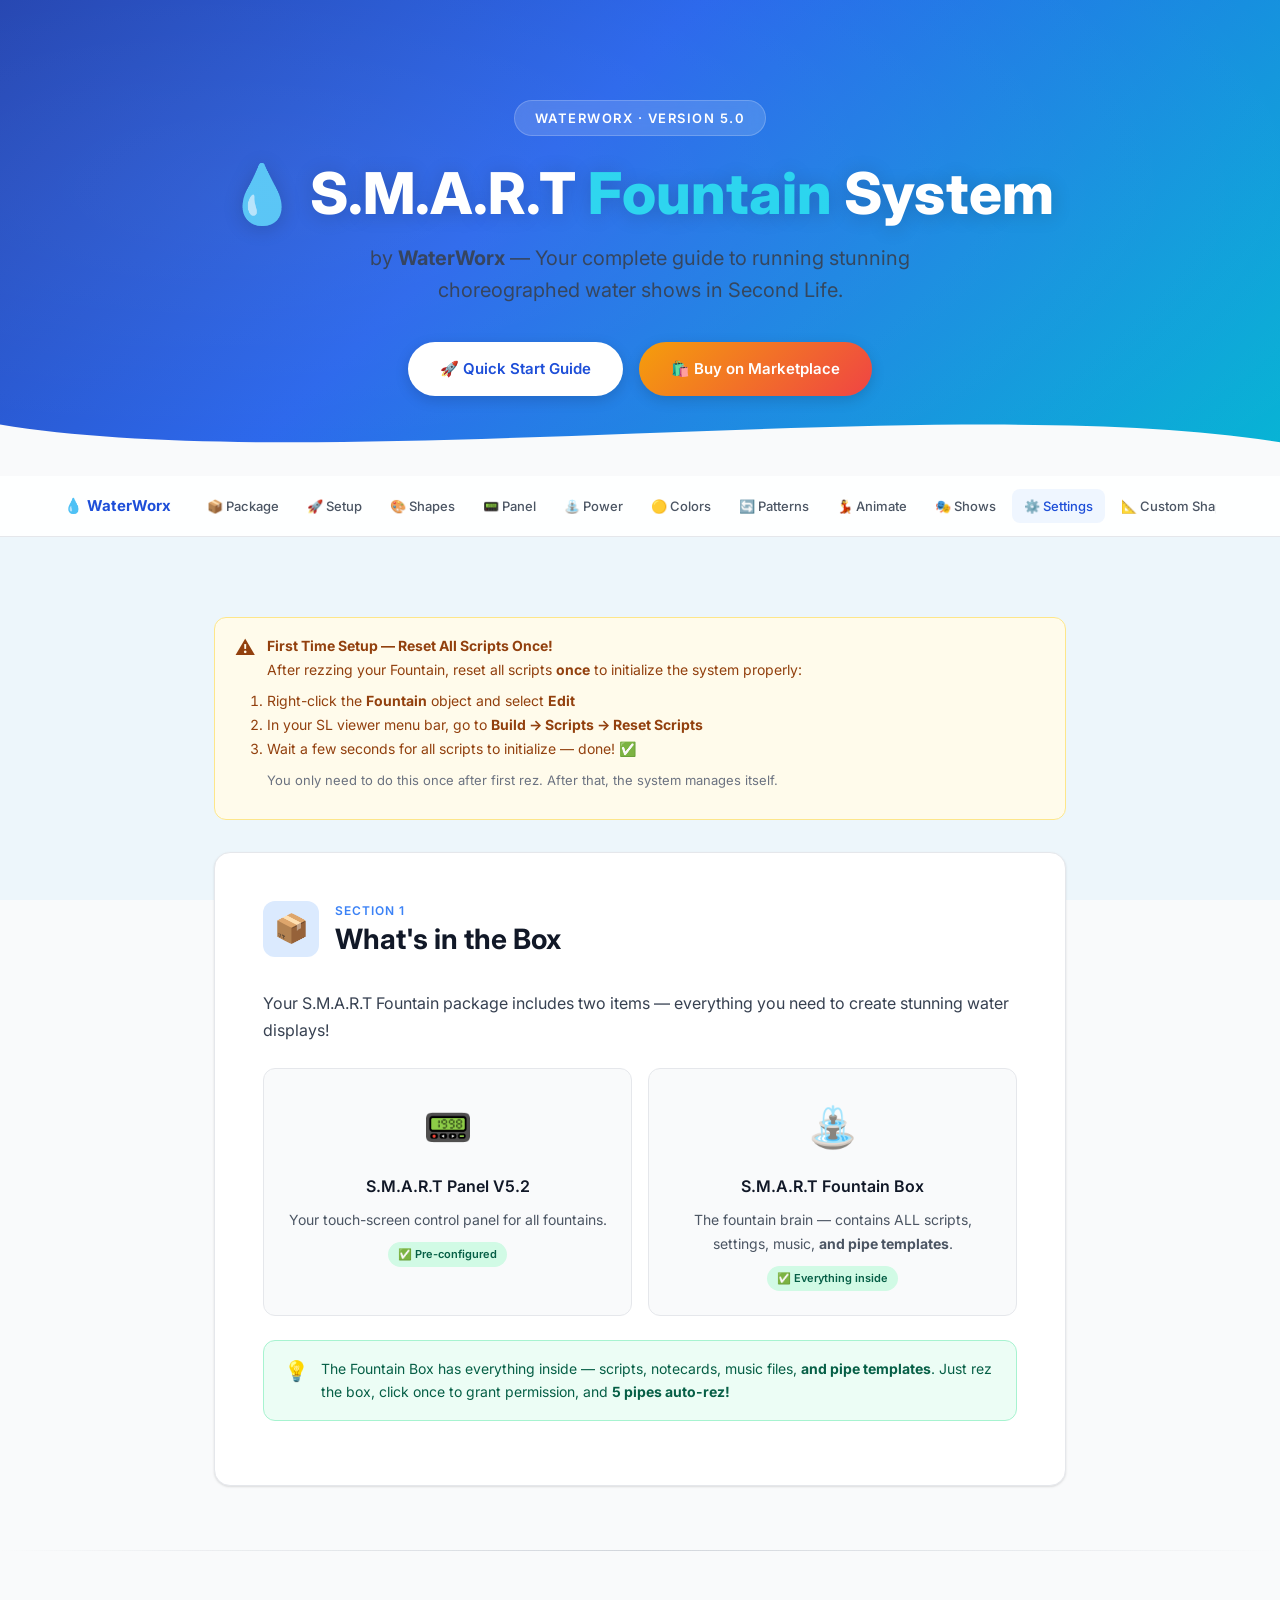
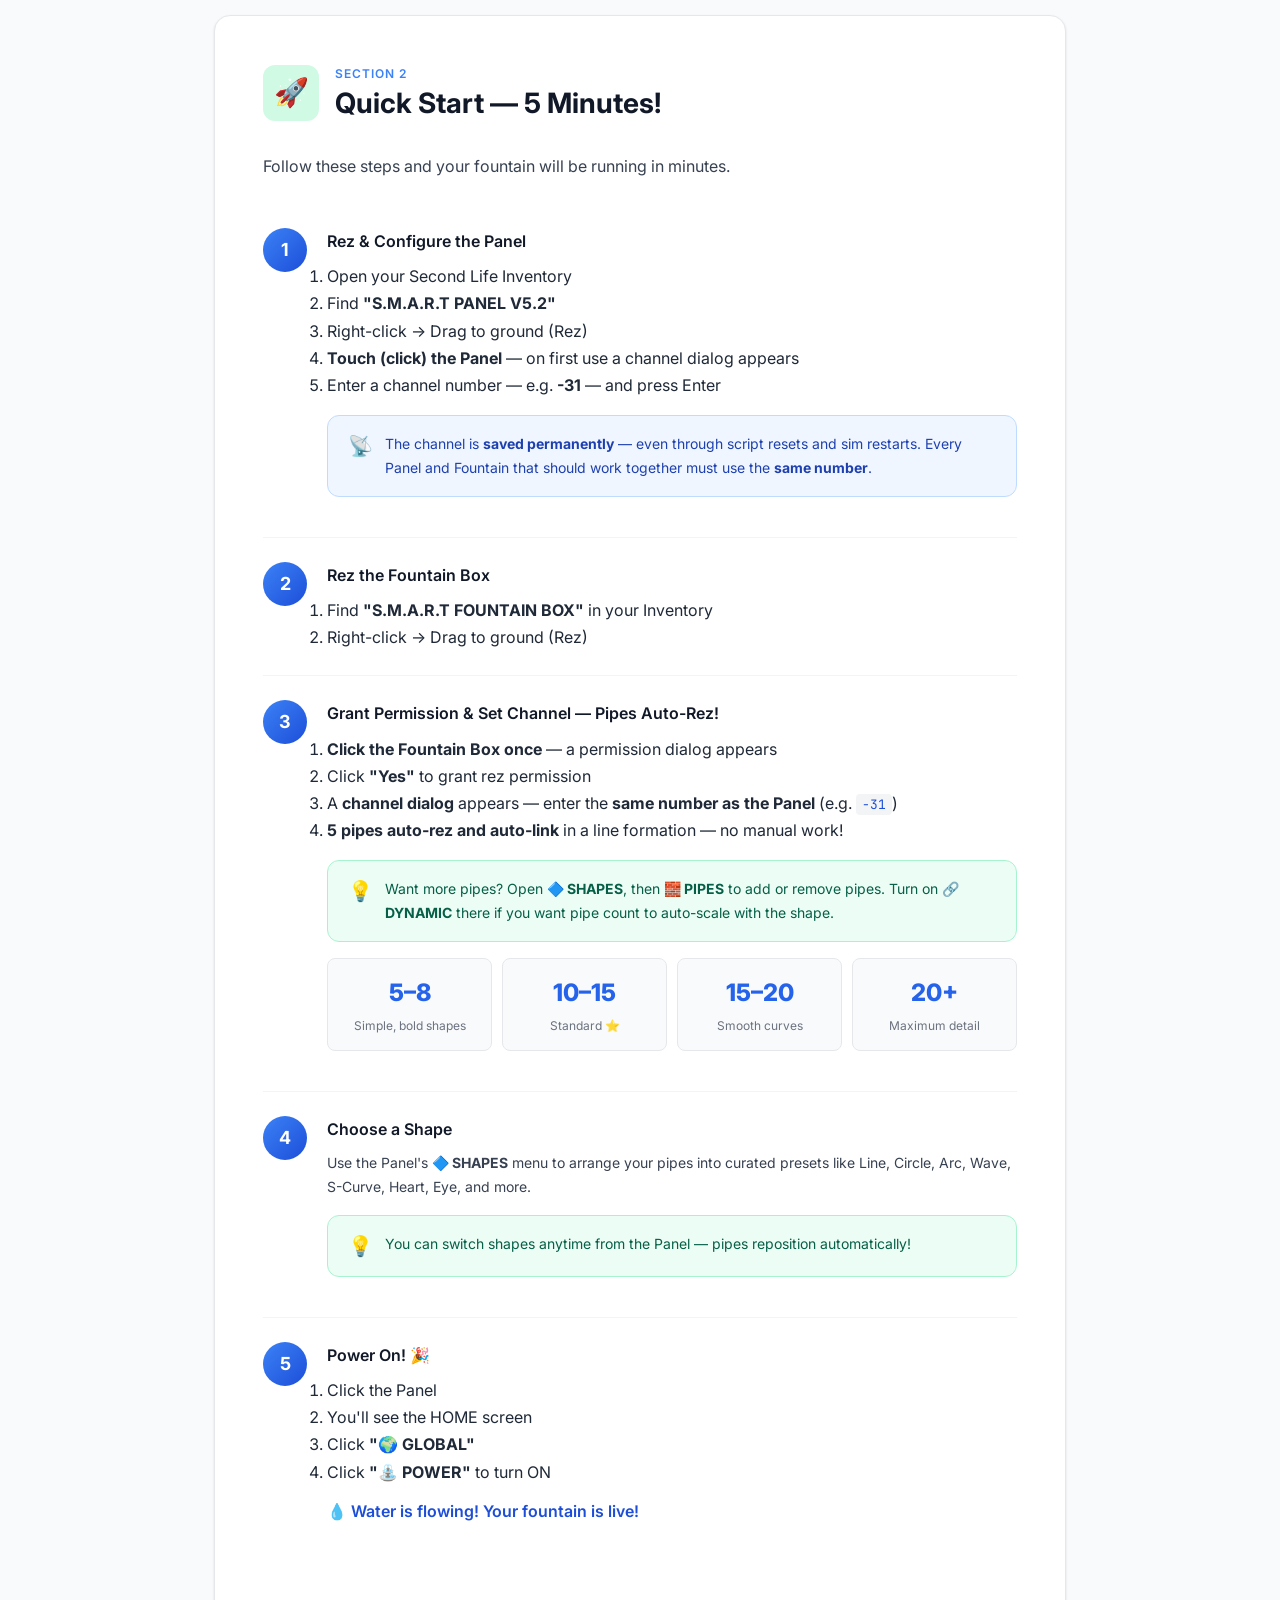
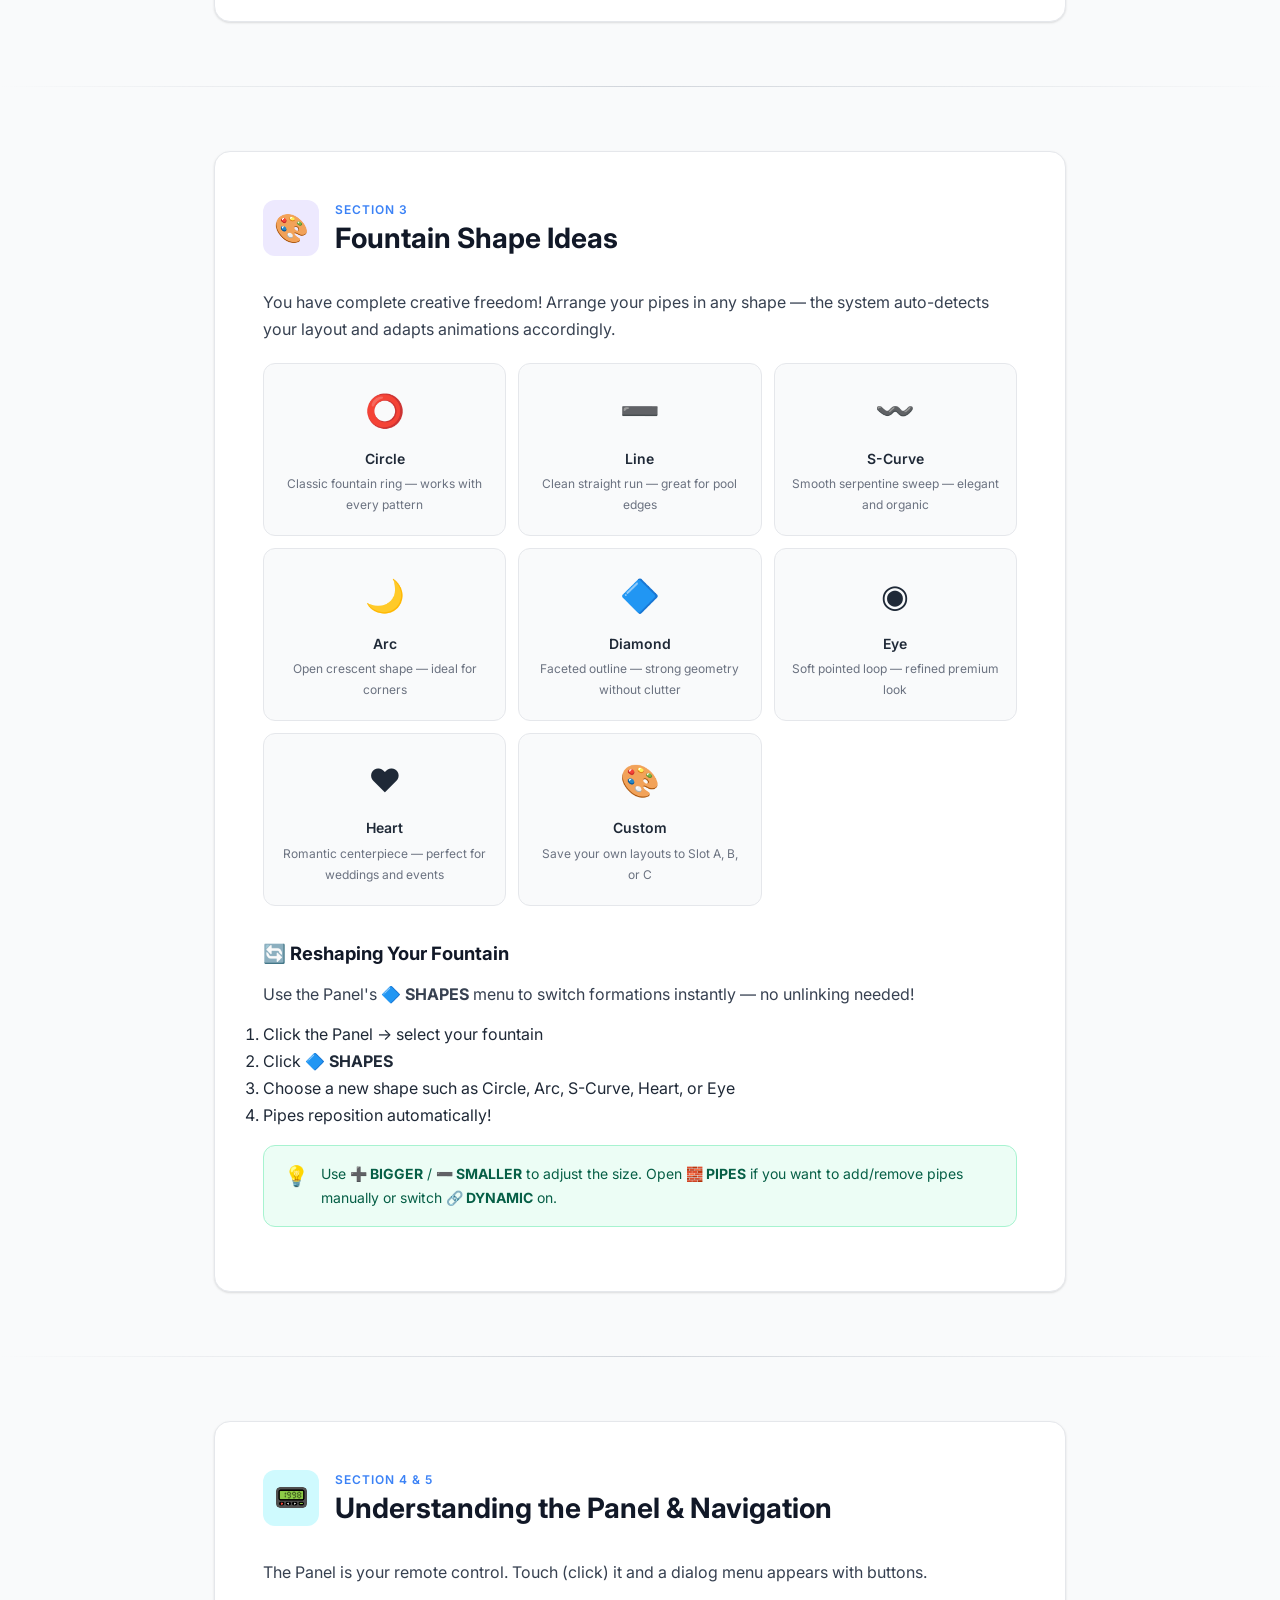
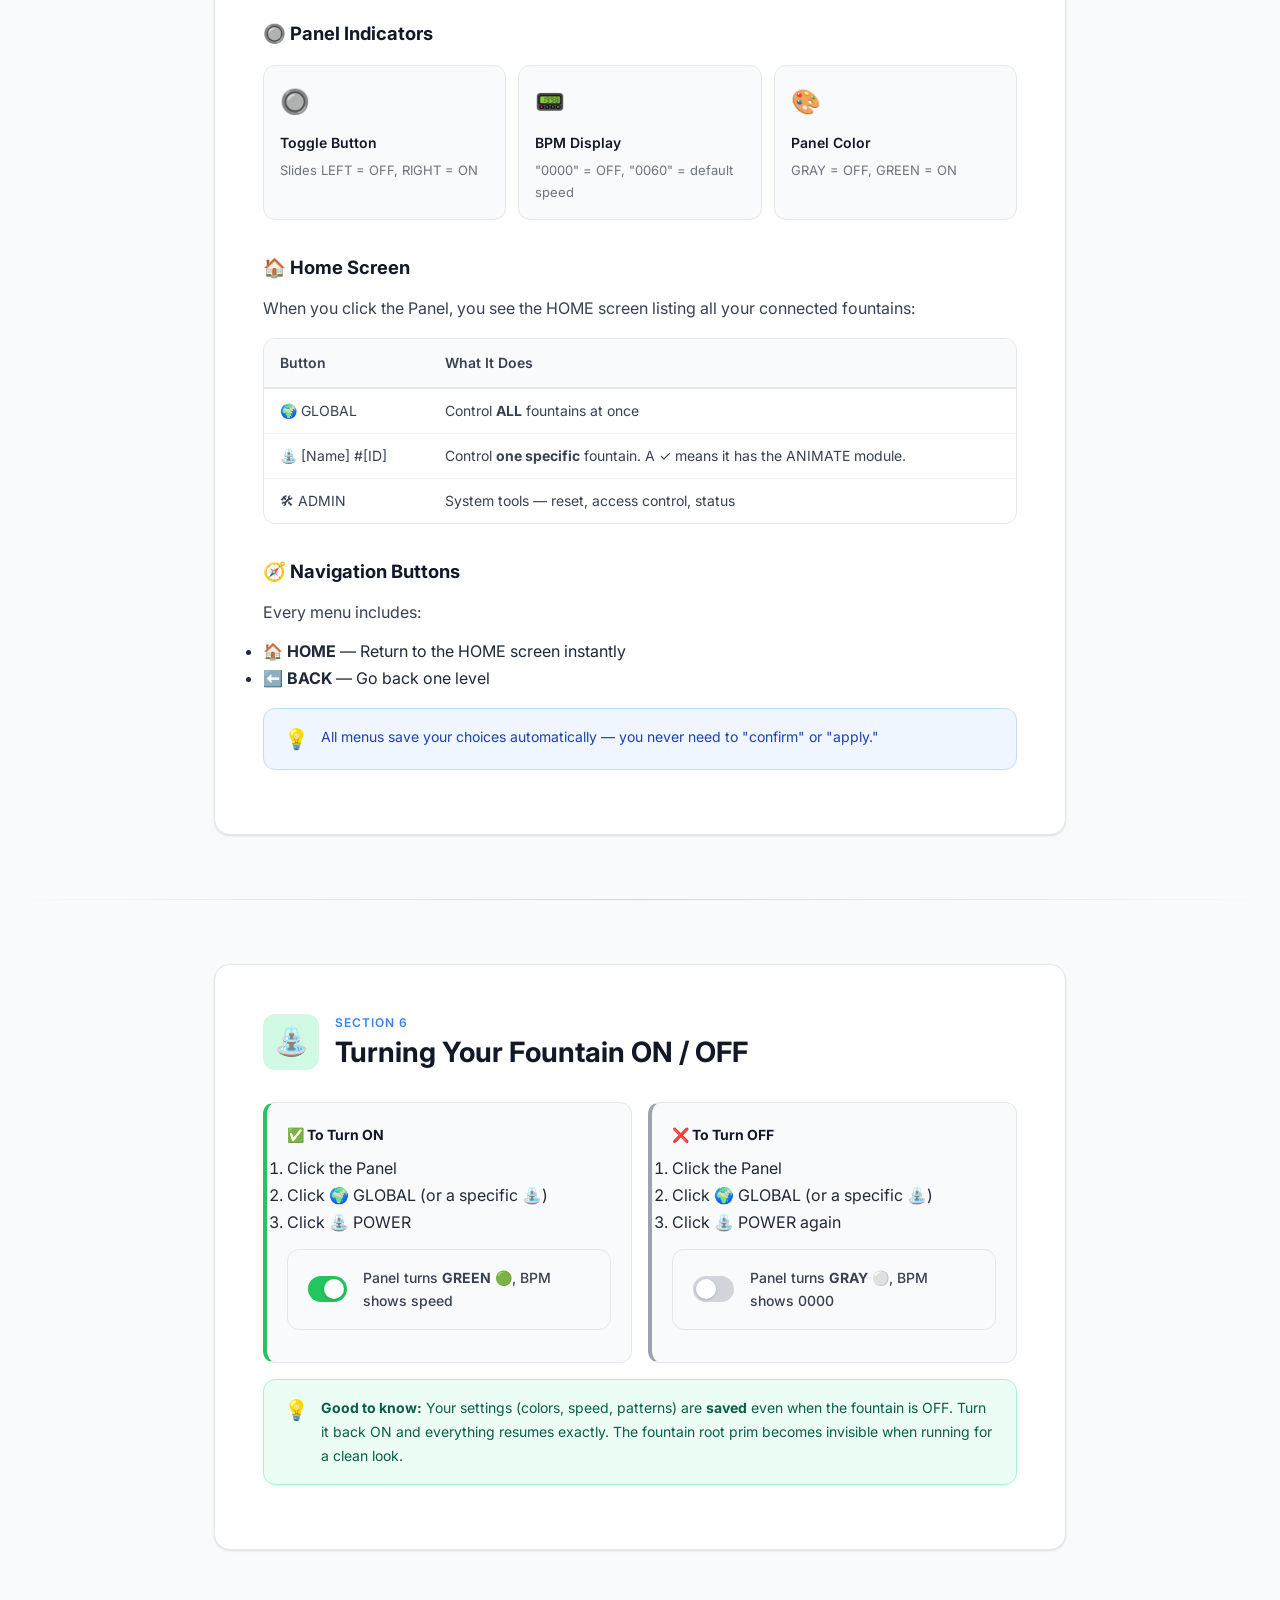
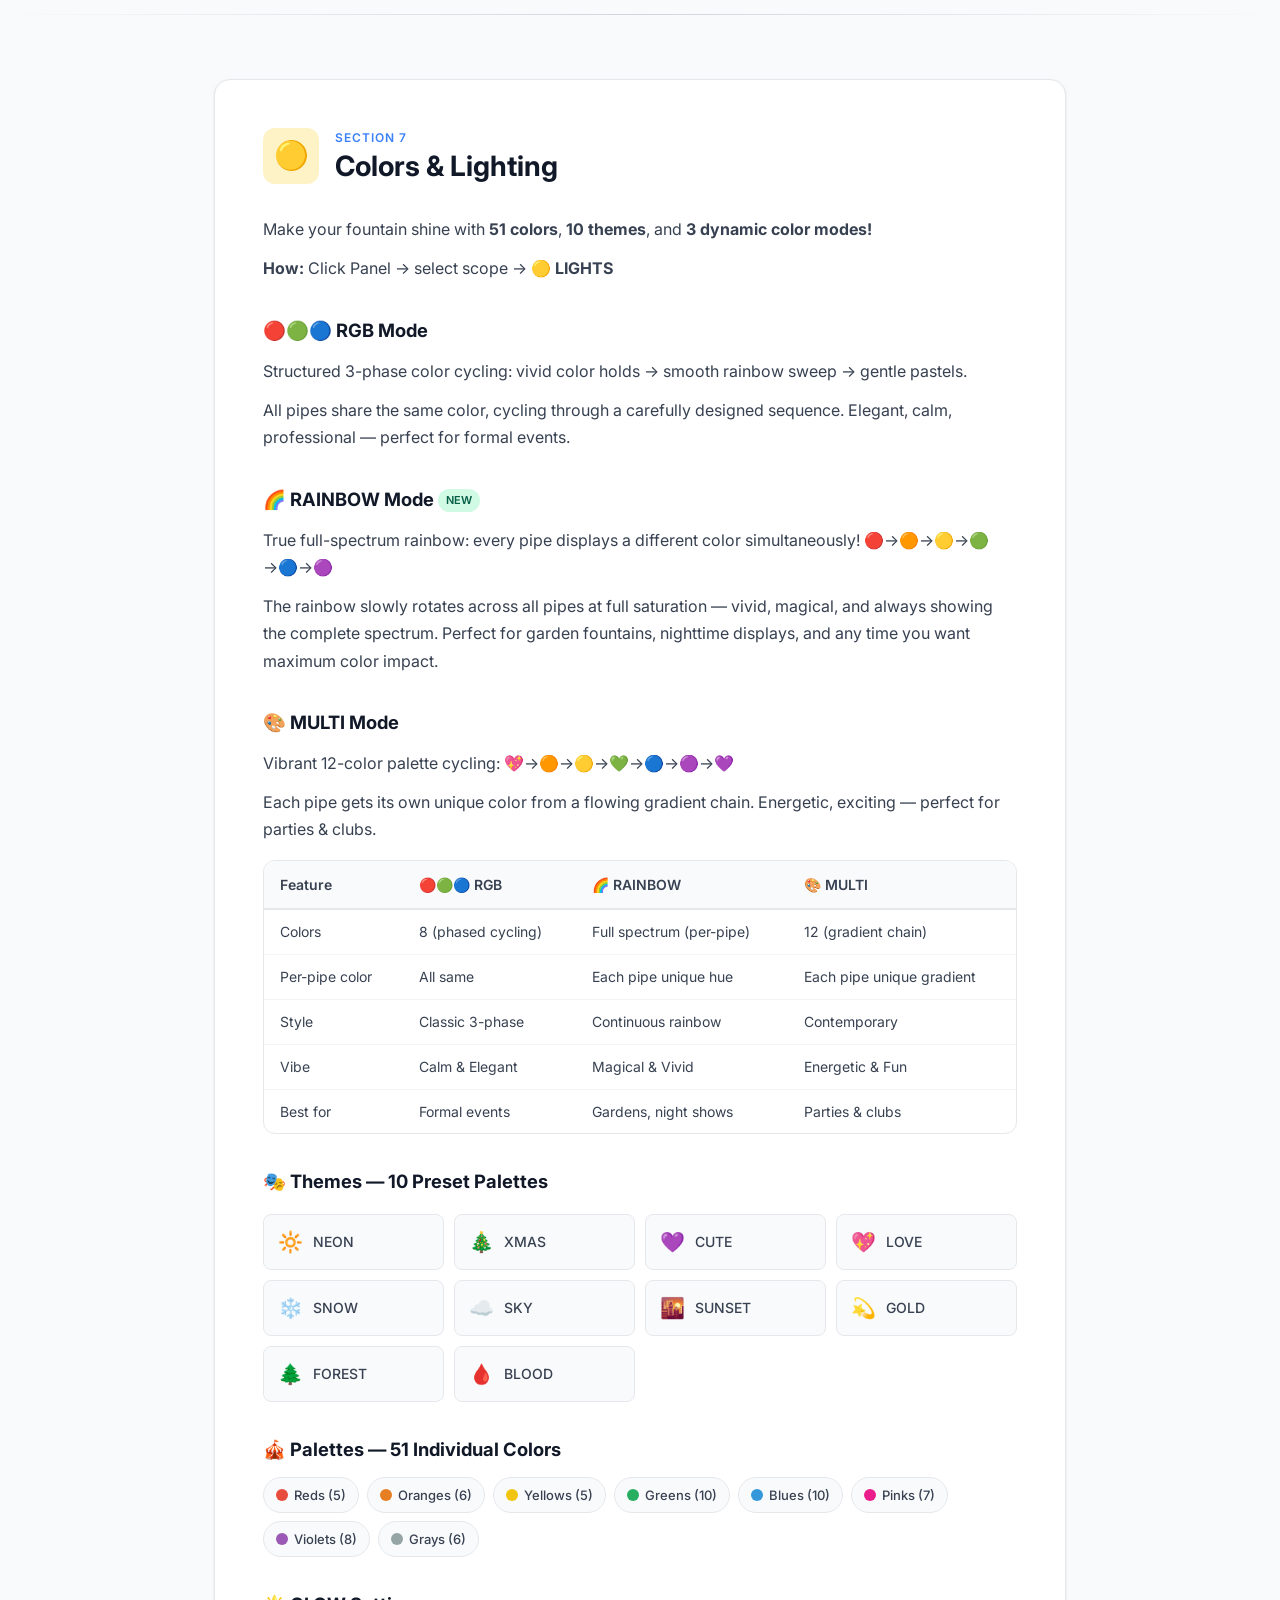
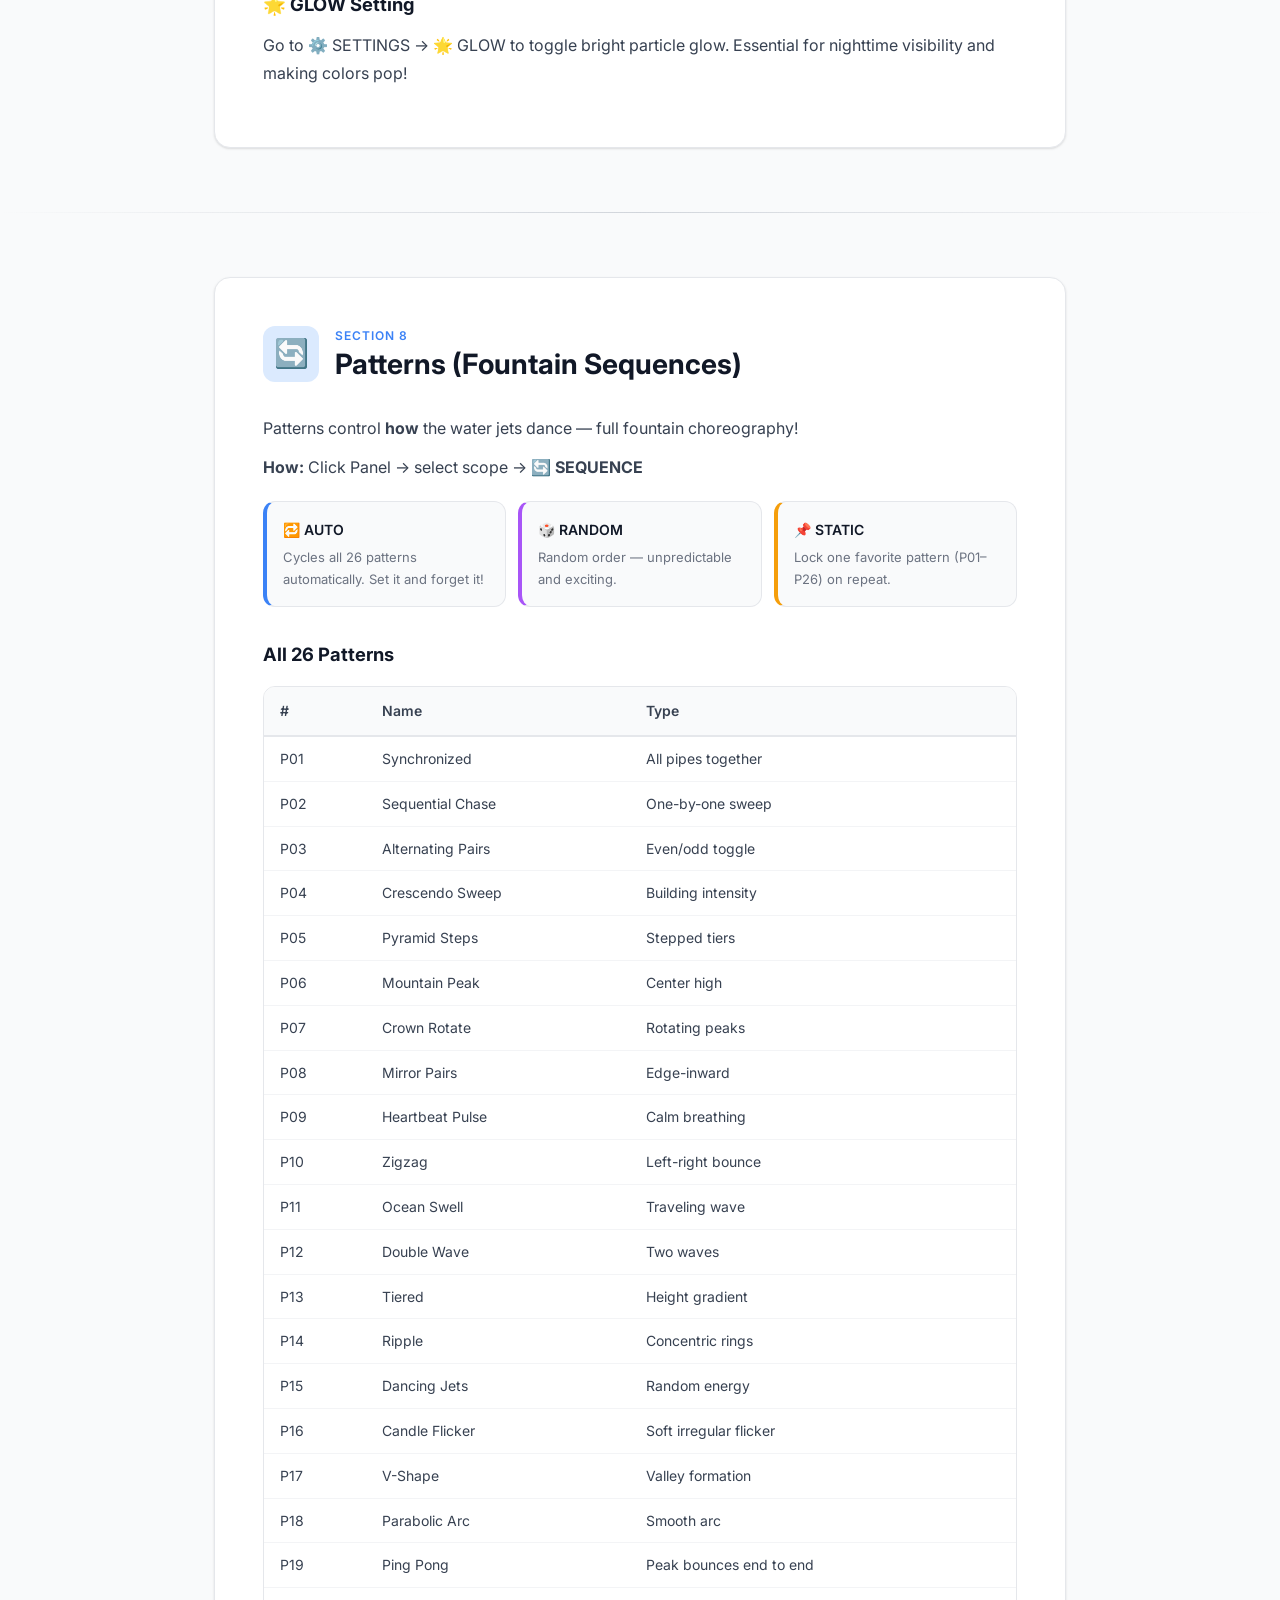
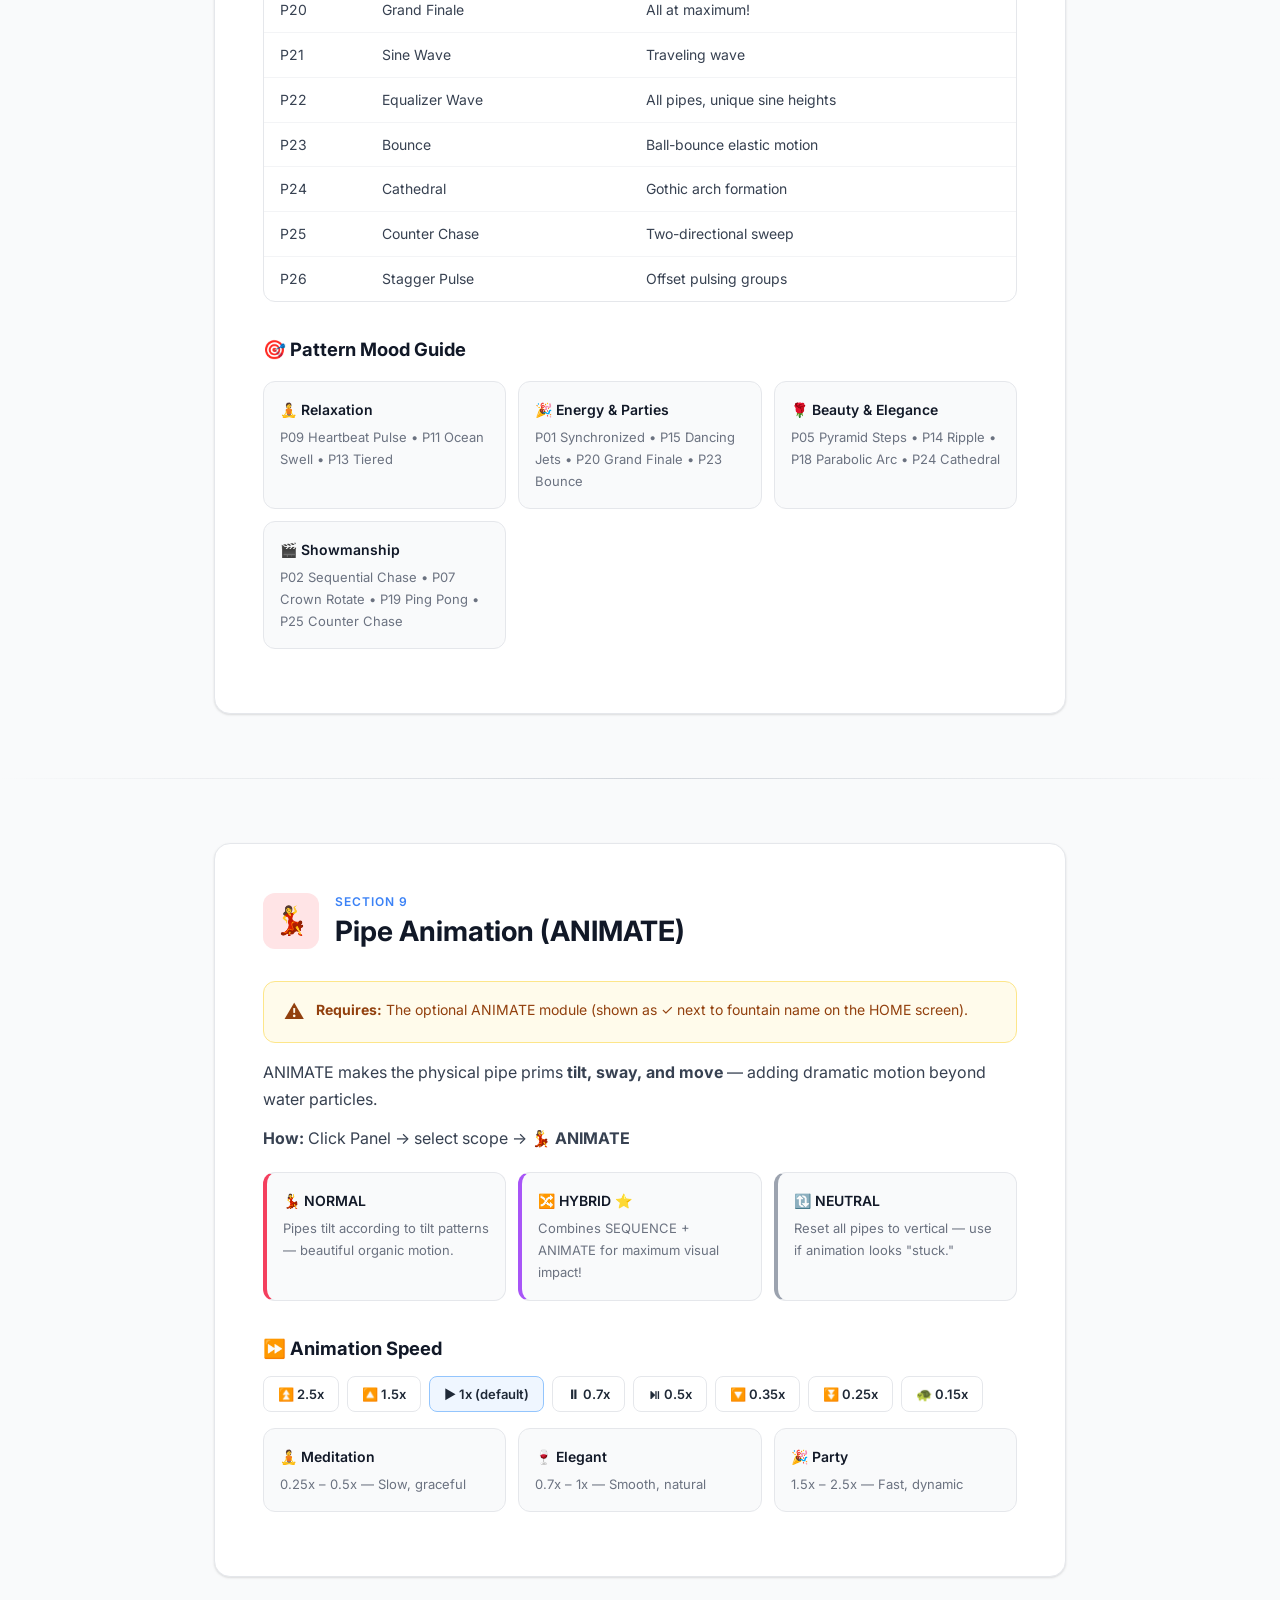
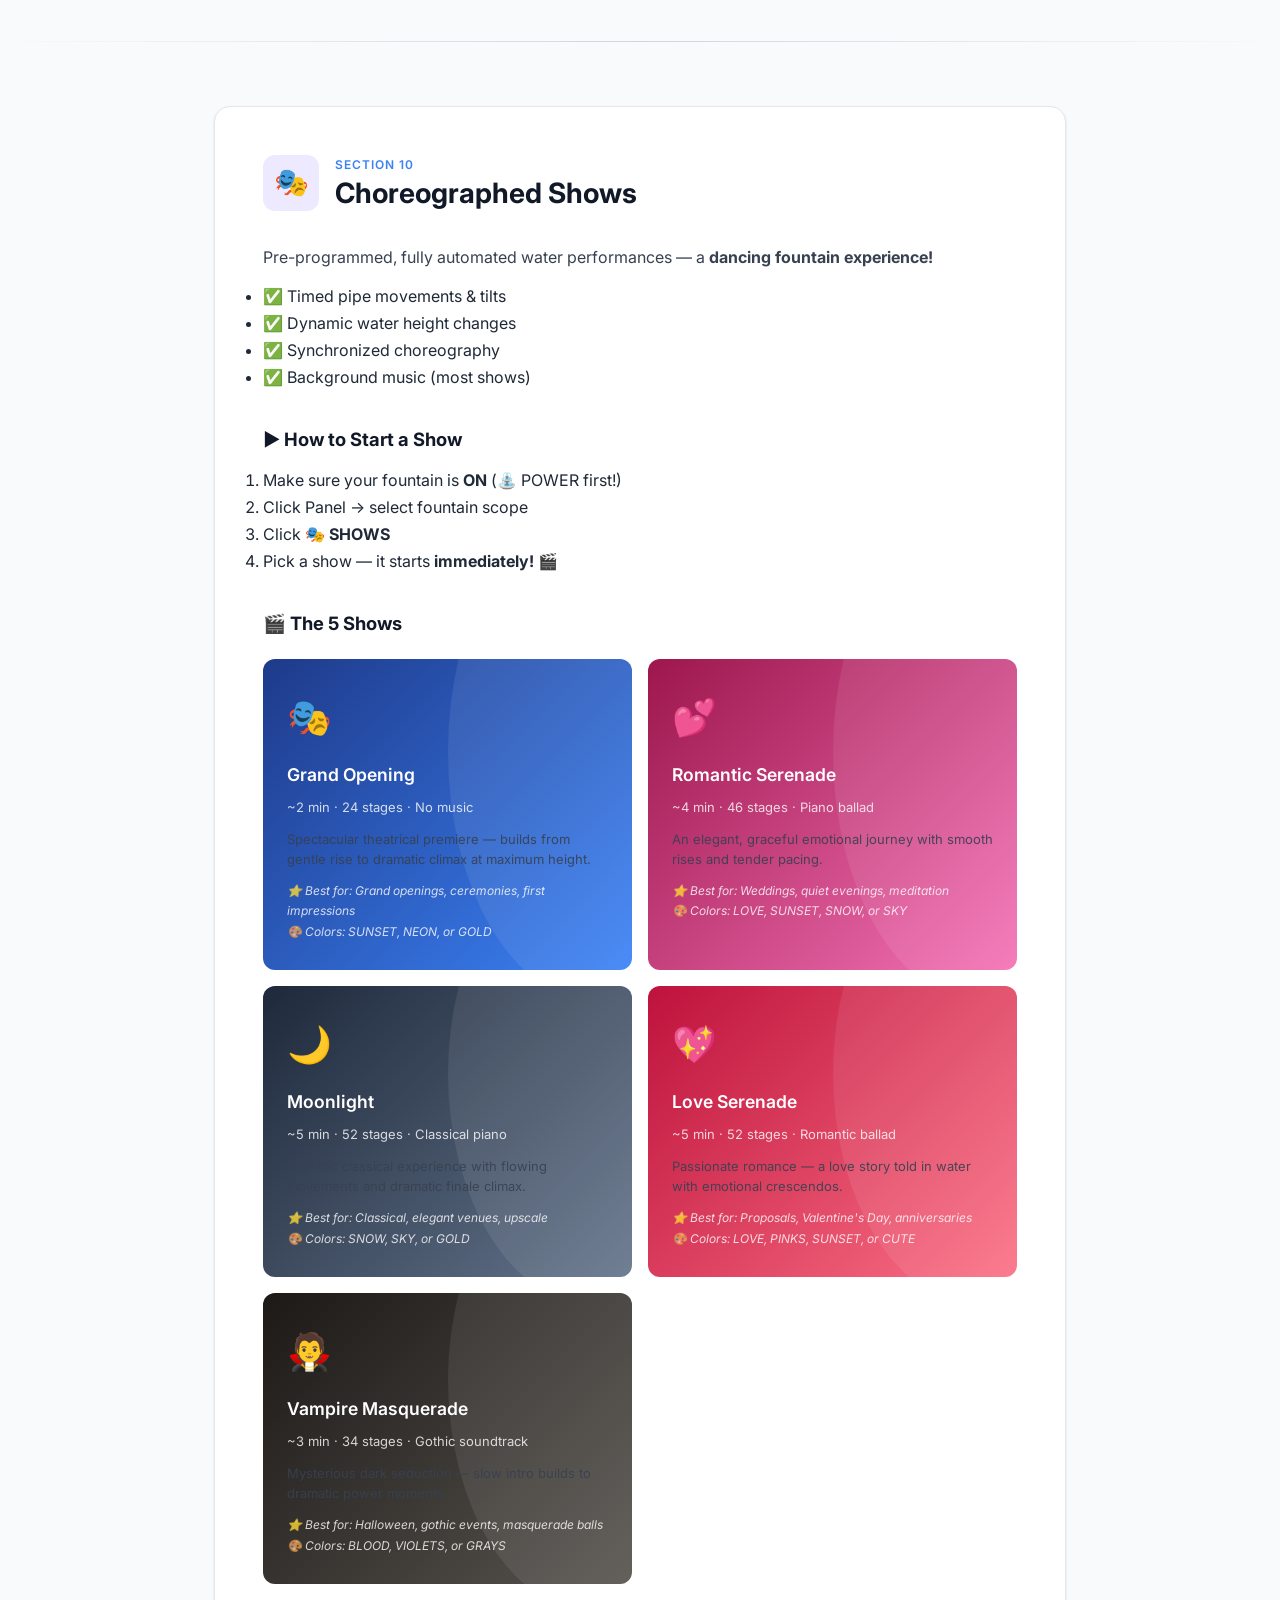
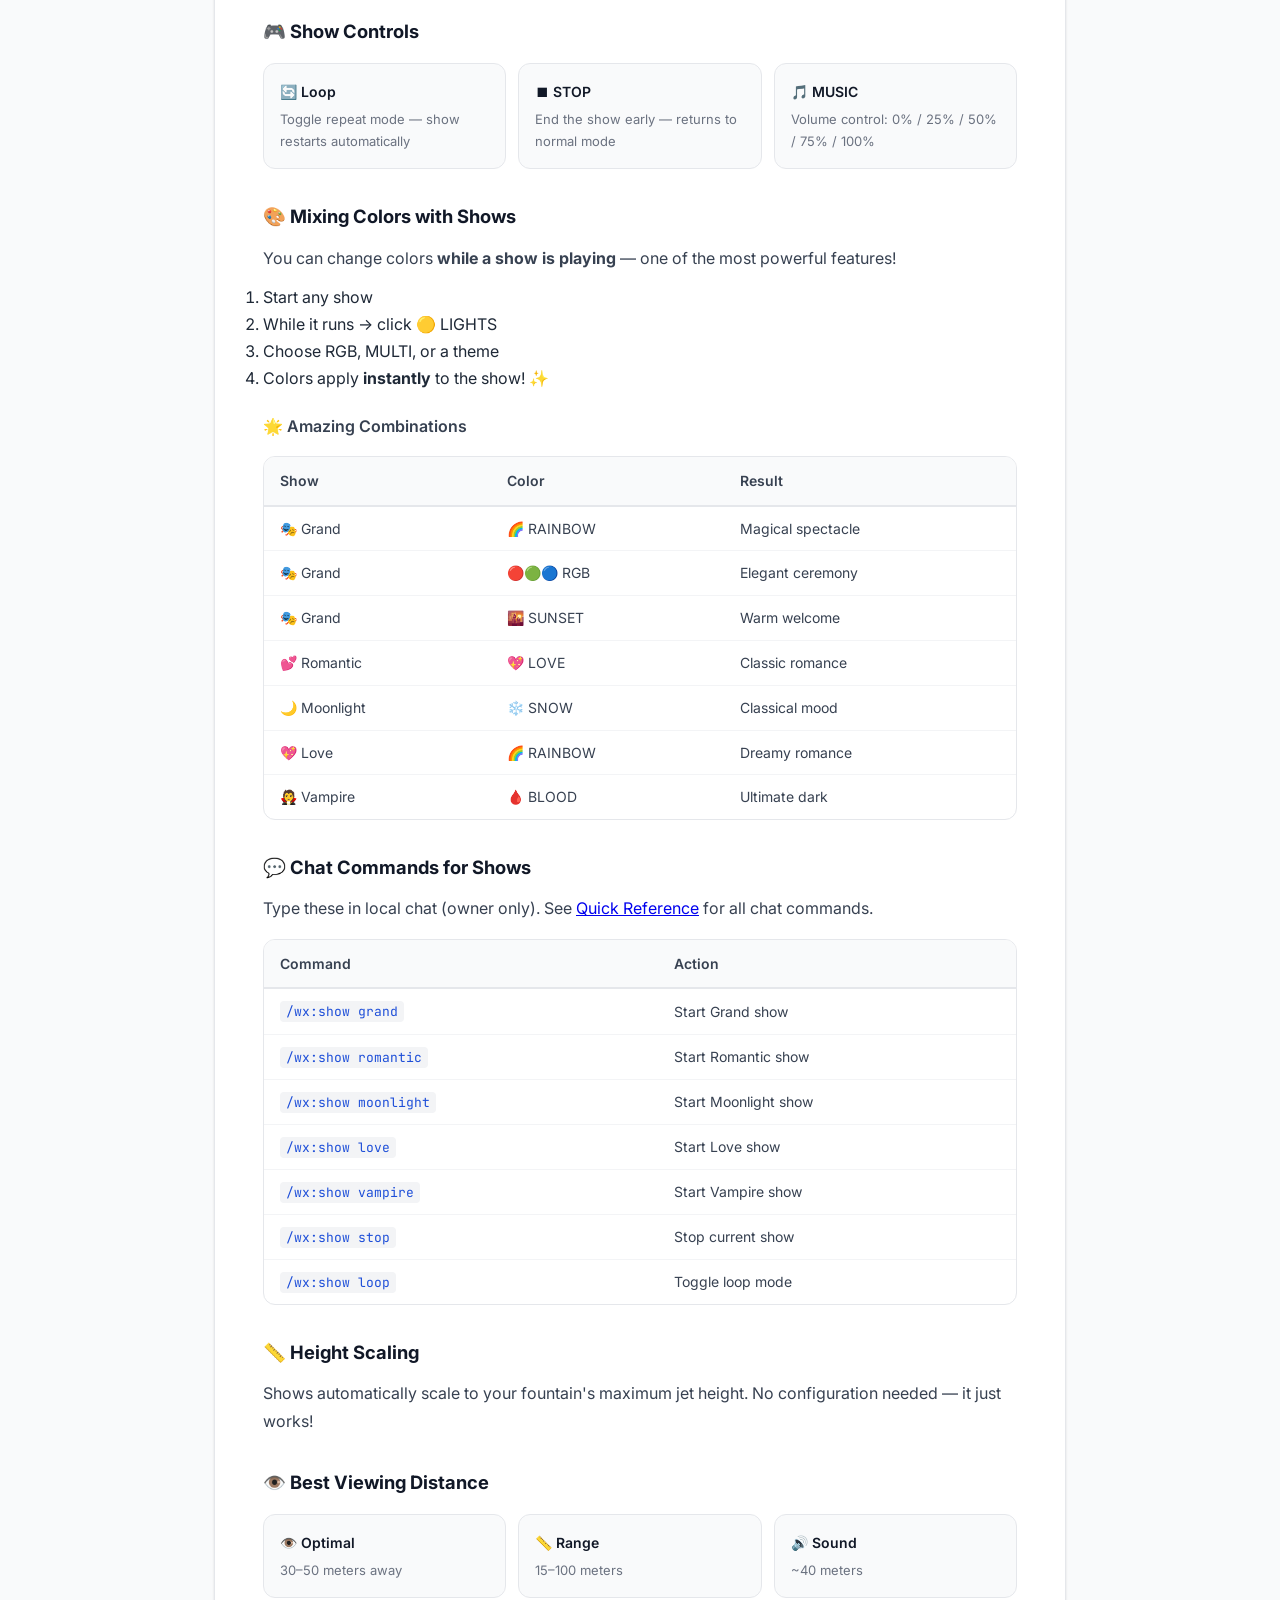
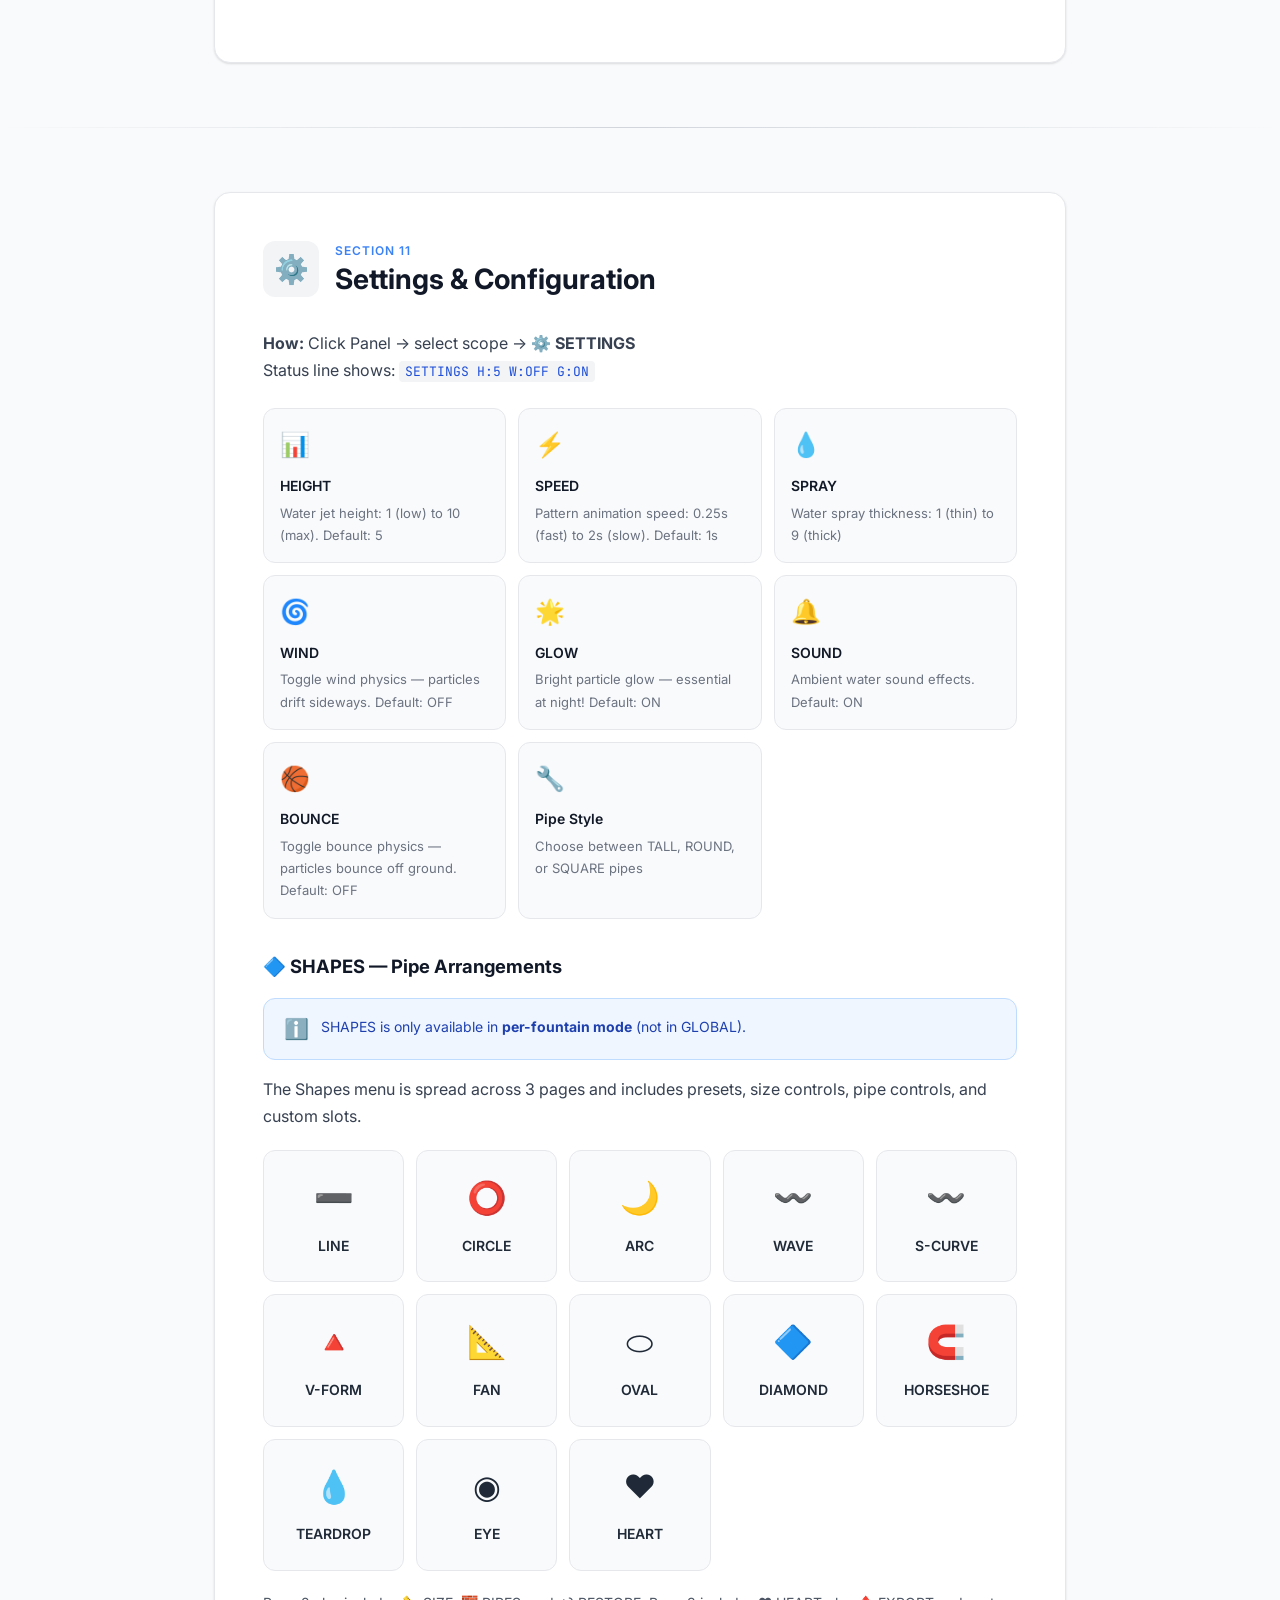
<file: docs/index.html>
<!DOCTYPE html>
<html lang="en">
<head>
  <meta charset="UTF-8">
  <meta name="viewport" content="width=device-width, initial-scale=1.0">
  <title>WaterWorx — S.M.A.R.T Fountain System V5.2 User Guide</title>
  <meta name="description" content="Complete user guide for the WaterWorx S.M.A.R.T Fountain System V5.2 for Second Life. Setup, controls, shows, multi-fountain management and more.">
  <link rel="preconnect" href="https://fonts.googleapis.com">
  <link rel="preconnect" href="https://fonts.gstatic.com" crossorigin>
  <link href="https://fonts.googleapis.com/css2?family=Inter:wght@300;400;500;600;700;800&family=JetBrains+Mono:wght@400;500&display=swap" rel="stylesheet">
  <style>
    /* ========== CSS Reset & Variables ========== */
    *, *::before, *::after { box-sizing: border-box; margin: 0; padding: 0; }

    :root {
      --blue-50: #eff6ff;
      --blue-100: #dbeafe;
      --blue-200: #bfdbfe;
      --blue-300: #93c5fd;
      --blue-400: #60a5fa;
      --blue-500: #3b82f6;
      --blue-600: #2563eb;
      --blue-700: #1d4ed8;
      --blue-800: #1e40af;
      --blue-900: #1e3a8a;
      --cyan-400: #22d3ee;
      --cyan-500: #06b6d4;
      --purple-500: #a855f7;
      --purple-600: #9333ea;
      --gray-50: #f9fafb;
      --gray-100: #f3f4f6;
      --gray-200: #e5e7eb;
      --gray-300: #d1d5db;
      --gray-400: #9ca3af;
      --gray-500: #6b7280;
      --gray-600: #4b5563;
      --gray-700: #374151;
      --gray-800: #1f2937;
      --gray-900: #111827;
      --green-500: #22c55e;
      --red-500: #ef4444;
      --amber-500: #f59e0b;
      --rose-500: #f43f5e;
      --radius: 12px;
      --radius-lg: 16px;
      --shadow: 0 1px 3px rgba(0,0,0,.08), 0 1px 2px rgba(0,0,0,.06);
      --shadow-md: 0 4px 6px -1px rgba(0,0,0,.08), 0 2px 4px -2px rgba(0,0,0,.06);
      --shadow-lg: 0 10px 15px -3px rgba(0,0,0,.08), 0 4px 6px -4px rgba(0,0,0,.06);
      --shadow-xl: 0 20px 25px -5px rgba(0,0,0,.1), 0 8px 10px -6px rgba(0,0,0,.08);
    }

    html { scroll-behavior: smooth; scroll-padding-top: 90px; }

    body {
      font-family: 'Inter', -apple-system, BlinkMacSystemFont, sans-serif;
      background: var(--gray-50);
      color: var(--gray-800);
      line-height: 1.7;
      font-size: 16px;
      -webkit-font-smoothing: antialiased;
    }

    /* ========== Animated Water Background ========== */
    .water-bg {
      position: fixed;
      top: 0; left: 0; right: 0; bottom: 0;
      pointer-events: none;
      z-index: -1;
      overflow: hidden;
    }
    .water-bg::before, .water-bg::after {
      content: '';
      position: absolute;
      width: 200%;
      height: 200%;
      top: -50%;
      left: -50%;
      border-radius: 40%;
      opacity: .03;
    }
    .water-bg::before {
      background: var(--blue-400);
      animation: waterFloat 25s ease-in-out infinite;
    }
    .water-bg::after {
      background: var(--cyan-400);
      animation: waterFloat 30s ease-in-out infinite reverse;
    }
    @keyframes waterFloat {
      0%, 100% { transform: translate(0, 0) rotate(0deg); }
      25% { transform: translate(2%, 3%) rotate(90deg); }
      50% { transform: translate(-1%, 5%) rotate(180deg); }
      75% { transform: translate(3%, 1%) rotate(270deg); }
    }

    /* ========== Header / Hero ========== */
    .hero {
      background: linear-gradient(135deg, var(--blue-800) 0%, var(--blue-600) 40%, var(--cyan-500) 100%);
      color: #fff;
      padding: 100px 24px 80px;
      text-align: center;
      position: relative;
      overflow: hidden;
    }
    .hero::before {
      content: '';
      position: absolute;
      top: -60%;
      left: -20%;
      width: 140%;
      height: 200%;
      background: radial-gradient(ellipse at 30% 50%, rgba(255,255,255,.08) 0%, transparent 70%);
      pointer-events: none;
    }
    .hero-badge {
      display: inline-block;
      background: rgba(255,255,255,.15);
      backdrop-filter: blur(8px);
      border: 1px solid rgba(255,255,255,.2);
      padding: 6px 20px;
      border-radius: 999px;
      font-size: 13px;
      font-weight: 600;
      letter-spacing: 1.5px;
      text-transform: uppercase;
      margin-bottom: 24px;
    }
    .hero h1 {
      font-size: clamp(2.2rem, 5vw, 3.6rem);
      font-weight: 800;
      line-height: 1.15;
      margin-bottom: 16px;
      text-shadow: 0 2px 20px rgba(0,0,0,.2);
    }
    .hero h1 span { color: var(--cyan-400); }
    .hero p {
      font-size: clamp(1rem, 2vw, 1.25rem);
      max-width: 640px;
      margin: 0 auto 36px;
      opacity: .9;
      line-height: 1.6;
    }
    .hero-buttons {
      display: flex;
      justify-content: center;
      flex-wrap: wrap;
      gap: 16px;
      position: relative;
      z-index: 2;
    }
    .hero-cta {
      display: inline-flex;
      align-items: center;
      gap: 8px;
      background: #fff;
      color: var(--blue-700);
      font-weight: 600;
      font-size: 15px;
      padding: 14px 32px;
      border-radius: 999px;
      text-decoration: none;
      transition: transform .2s, box-shadow .2s;
      box-shadow: 0 4px 14px rgba(0,0,0,.15);
    }
    .hero-cta:hover { transform: translateY(-2px); box-shadow: 0 8px 24px rgba(0,0,0,.2); }
    .hero-cta-buy {
      background: linear-gradient(135deg, #f59e0b, #ef4444);
      color: #fff;
    }
    .hero-cta-buy:hover {
      background: linear-gradient(135deg, #d97706, #dc2626);
    }
    .hero-wave {
      position: absolute;
      bottom: -2px;
      left: 0;
      width: 100%;
      line-height: 0;
    }
    .hero-wave svg { display: block; width: 100%; height: auto; }

    /* ========== Sticky Nav ========== */
    .sticky-nav {
      position: sticky;
      top: 0;
      background: rgba(255,255,255,.92);
      backdrop-filter: blur(12px);
      border-bottom: 1px solid var(--gray-200);
      z-index: 100;
      transition: box-shadow .3s;
    }
    .sticky-nav.scrolled { box-shadow: var(--shadow-md); }
    .nav-inner {
      max-width: 1200px;
      margin: 0 auto;
      padding: 0 24px;
      display: flex;
      align-items: center;
      height: 60px;
      gap: 24px;
    }
    .nav-logo {
      font-weight: 700;
      font-size: 15px;
      color: var(--blue-700);
      white-space: nowrap;
      flex-shrink: 0;
    }
    .nav-links {
      display: flex;
      gap: 4px;
      overflow-x: auto;
      scrollbar-width: none;
      flex: 1;
    }
    .nav-links::-webkit-scrollbar { display: none; }
    .nav-links a {
      font-size: 13px;
      font-weight: 500;
      color: var(--gray-600);
      text-decoration: none;
      white-space: nowrap;
      padding: 6px 12px;
      border-radius: 8px;
      transition: background .15s, color .15s;
    }
    .nav-links a:hover, .nav-links a.active {
      background: var(--blue-50);
      color: var(--blue-700);
    }
    .mobile-menu-btn {
      display: none;
      background: none;
      border: none;
      font-size: 24px;
      cursor: pointer;
      color: var(--gray-700);
    }

    /* ========== Content Container ========== */
    .container {
      max-width: 900px;
      margin: 0 auto;
      padding: 0 24px;
    }

    /* ========== Sections ========== */
    section {
      padding: 64px 0;
    }
    section:nth-child(even) > .container > .section-card {
      background: #fff;
    }
    .section-card {
      background: #fff;
      border-radius: var(--radius-lg);
      border: 1px solid var(--gray-200);
      padding: 48px;
      box-shadow: var(--shadow);
      transition: box-shadow .3s;
    }
    .section-card:hover { box-shadow: var(--shadow-lg); }

    .section-header {
      display: flex;
      align-items: center;
      gap: 16px;
      margin-bottom: 32px;
    }
    .section-icon {
      width: 56px;
      height: 56px;
      border-radius: var(--radius);
      display: flex;
      align-items: center;
      justify-content: center;
      font-size: 28px;
      flex-shrink: 0;
    }
    .icon-blue { background: var(--blue-100); }
    .icon-green { background: #d1fae5; }
    .icon-purple { background: #ede9fe; }
    .icon-amber { background: #fef3c7; }
    .icon-rose { background: #ffe4e6; }
    .icon-cyan { background: #cffafe; }
    .icon-gray { background: var(--gray-100); }

    .section-header h2 {
      font-size: 1.75rem;
      font-weight: 700;
      color: var(--gray-900);
      line-height: 1.3;
    }
    .section-header .section-num {
      display: block;
      font-size: 12px;
      font-weight: 600;
      color: var(--blue-500);
      text-transform: uppercase;
      letter-spacing: 1px;
    }

    h3 {
      font-size: 1.15rem;
      font-weight: 700;
      color: var(--gray-900);
      margin: 32px 0 12px;
    }
    h4 {
      font-size: 1rem;
      font-weight: 600;
      color: var(--gray-700);
      margin: 20px 0 8px;
    }
    p { margin-bottom: 12px; color: var(--gray-700); }

    /* ========== Package Cards ========== */
    .package-grid {
      display: grid;
      grid-template-columns: repeat(auto-fit, minmax(240px, 1fr));
      gap: 16px;
      margin: 24px 0;
    }
    .package-card {
      background: var(--gray-50);
      border: 1px solid var(--gray-200);
      border-radius: var(--radius);
      padding: 24px;
      text-align: center;
      transition: transform .2s, box-shadow .2s;
    }
    .package-card:hover { transform: translateY(-3px); box-shadow: var(--shadow-md); }
    .package-card .card-icon { font-size: 40px; margin-bottom: 12px; display: block; }
    .package-card h4 { margin: 0 0 8px; color: var(--gray-900); }
    .package-card p { font-size: 14px; color: var(--gray-600); margin: 0; }
    .package-card .badge {
      display: inline-block;
      background: #d1fae5;
      color: #065f46;
      font-size: 11px;
      font-weight: 600;
      padding: 3px 10px;
      border-radius: 999px;
      margin-top: 10px;
    }

    /* ========== Step Cards ========== */
    .steps { margin: 24px 0; }
    .step {
      display: flex;
      gap: 20px;
      padding: 24px 0;
      border-bottom: 1px solid var(--gray-100);
    }
    .step:last-child { border-bottom: none; }
    .step-num {
      width: 44px;
      height: 44px;
      border-radius: 50%;
      background: linear-gradient(135deg, var(--blue-500), var(--blue-700));
      color: #fff;
      font-weight: 700;
      font-size: 18px;
      display: flex;
      align-items: center;
      justify-content: center;
      flex-shrink: 0;
    }
    .step-content { flex: 1; }
    .step-content h4 { margin: 0 0 8px; font-size: 1rem; color: var(--gray-900); }
    .step-content p { margin: 0; font-size: 14px; }
    .step-content ul { margin: 8px 0 0 16px; font-size: 14px; color: var(--gray-600); }
    .step-content ul li { margin-bottom: 4px; }

    /* ========== Info / Tip / Warning Boxes ========== */
    .callout {
      border-radius: var(--radius);
      padding: 16px 20px;
      margin: 16px 0;
      font-size: 14px;
      display: flex;
      gap: 12px;
      align-items: flex-start;
    }
    .callout-icon { font-size: 20px; flex-shrink: 0; line-height: 1.4; }
    .callout-tip { background: #ecfdf5; border: 1px solid #a7f3d0; color: #065f46; }
    .callout-warn { background: #fffbeb; border: 1px solid #fde68a; color: #92400e; }
    .callout-info { background: var(--blue-50); border: 1px solid var(--blue-200); color: var(--blue-800); }

    /* ========== Tables ========== */
    .table-wrap {
      overflow-x: auto;
      margin: 16px 0;
      border-radius: var(--radius);
      border: 1px solid var(--gray-200);
    }
    table {
      width: 100%;
      border-collapse: collapse;
      font-size: 14px;
    }
    thead { background: var(--gray-50); }
    th {
      text-align: left;
      padding: 12px 16px;
      font-weight: 600;
      color: var(--gray-700);
      border-bottom: 2px solid var(--gray-200);
      white-space: nowrap;
    }
    td {
      padding: 10px 16px;
      border-bottom: 1px solid var(--gray-100);
      color: var(--gray-700);
    }
    tr:last-child td { border-bottom: none; }
    tr:hover td { background: var(--blue-50); }
    code, .mono {
      font-family: 'JetBrains Mono', monospace;
      font-size: 13px;
      background: var(--gray-100);
      padding: 2px 6px;
      border-radius: 4px;
      color: var(--blue-700);
    }

    /* ========== Feature Grid ========== */
    .feature-grid {
      display: grid;
      grid-template-columns: repeat(auto-fit, minmax(200px, 1fr));
      gap: 12px;
      margin: 16px 0;
    }
    .feature-item {
      background: var(--gray-50);
      border: 1px solid var(--gray-200);
      border-radius: var(--radius);
      padding: 16px;
      font-size: 14px;
    }
    .feature-item .fi-icon { font-size: 24px; margin-bottom: 8px; display: block; }
    .feature-item h5 { font-size: 14px; font-weight: 600; color: var(--gray-900); margin: 0 0 4px; }
    .feature-item p { font-size: 13px; color: var(--gray-500); margin: 0; }

    /* ========== Shapes Gallery ========== */
    .shapes-gallery {
      display: grid;
      grid-template-columns: repeat(auto-fit, minmax(180px, 1fr));
      gap: 12px;
      margin: 20px 0;
    }
    .shape-card {
      background: var(--gray-50);
      border: 1px solid var(--gray-200);
      border-radius: var(--radius);
      padding: 20px 16px;
      text-align: center;
      transition: transform .2s;
    }
    .shape-card:hover { transform: translateY(-2px); box-shadow: var(--shadow); }
    .shape-card .shape-icon { font-size: 32px; display: block; margin-bottom: 8px; }
    .shape-card h5 { font-size: 14px; font-weight: 600; margin: 0 0 4px; }
    .shape-card p { font-size: 12px; color: var(--gray-500); margin: 0; }

    /* ========== Show Cards ========== */
    .show-grid {
      display: grid;
      grid-template-columns: repeat(auto-fit, minmax(260px, 1fr));
      gap: 16px;
      margin: 20px 0;
    }
    .show-card {
      border-radius: var(--radius);
      padding: 28px 24px;
      color: #fff;
      position: relative;
      overflow: hidden;
      transition: transform .2s;
    }
    .show-card:hover { transform: translateY(-3px); }
    .show-card::before {
      content: '';
      position: absolute;
      top: -50%;
      right: -30%;
      width: 80%;
      height: 160%;
      border-radius: 50%;
      background: rgba(255,255,255,.08);
      pointer-events: none;
    }
    .show-grand { background: linear-gradient(135deg, #1e3a8a, #3b82f6); }
    .show-romantic { background: linear-gradient(135deg, #9d174d, #f472b6); }
    .show-moonlight { background: linear-gradient(135deg, #1e293b, #64748b); }
    .show-love { background: linear-gradient(135deg, #be123c, #fb7185); }
    .show-vampire { background: linear-gradient(135deg, #1c1917, #57534e); }
    .show-card .show-emoji { font-size: 36px; margin-bottom: 12px; display: block; }
    .show-card h4 { font-size: 1.1rem; margin: 0 0 6px; color: #fff; }
    .show-card .show-meta { font-size: 13px; opacity: .8; margin-bottom: 12px; }
    .show-card p { font-size: 13px; opacity: .9; margin: 0; line-height: 1.5; }
    .show-card .show-best {
      margin-top: 12px;
      font-size: 12px;
      opacity: .8;
      font-style: italic;
    }

    /* ========== Config Block ========== */
    .config-block {
      background: var(--gray-900);
      color: #e2e8f0;
      border-radius: var(--radius);
      padding: 24px;
      font-family: 'JetBrains Mono', monospace;
      font-size: 13px;
      line-height: 1.8;
      margin: 16px 0;
      overflow-x: auto;
    }
    .config-block .cfg-comment { color: #64748b; }
    .config-block .cfg-key { color: var(--cyan-400); }
    .config-block .cfg-val { color: #a5f3fc; }

    /* ========== Menu Tree ========== */
    .menu-tree {
      background: var(--gray-50);
      border: 1px solid var(--gray-200);
      border-radius: var(--radius);
      padding: 24px 28px;
      margin: 16px 0;
      font-family: 'JetBrains Mono', monospace;
      font-size: 13px;
      line-height: 2;
      color: var(--gray-700);
      white-space: pre;
      overflow-x: auto;
    }
    .menu-tree .mt-icon { font-family: 'Inter', sans-serif; }

    /* ========== Cheat Sheet ========== */
    .cheat-grid {
      display: grid;
      grid-template-columns: 1fr 1fr;
      gap: 8px;
      margin: 16px 0;
    }
    .cheat-item {
      display: flex;
      gap: 12px;
      align-items: center;
      padding: 10px 14px;
      background: var(--gray-50);
      border: 1px solid var(--gray-200);
      border-radius: 8px;
      font-size: 13px;
    }
    .cheat-what { font-weight: 600; color: var(--gray-800); flex: 1; }
    .cheat-how { color: var(--blue-600); font-size: 12px; font-weight: 500; text-align: right; }

    /* ========== Color Swatches ========== */
    .theme-grid {
      display: grid;
      grid-template-columns: repeat(auto-fill, minmax(160px, 1fr));
      gap: 10px;
      margin: 16px 0;
    }
    .theme-swatch {
      display: flex;
      align-items: center;
      gap: 10px;
      padding: 10px 14px;
      border-radius: 8px;
      background: var(--gray-50);
      border: 1px solid var(--gray-200);
      font-size: 14px;
    }
    .theme-swatch .ts-icon { font-size: 20px; }
    .theme-swatch span { font-weight: 500; color: var(--gray-700); }

    /* ========== Troubleshoot Accordion ========== */
    .faq-list { margin: 20px 0; }
    .faq-item {
      border: 1px solid var(--gray-200);
      border-radius: var(--radius);
      margin-bottom: 8px;
      overflow: hidden;
      background: #fff;
    }
    .faq-q {
      width: 100%;
      background: none;
      border: none;
      padding: 16px 20px;
      text-align: left;
      font-size: 15px;
      font-weight: 600;
      color: var(--gray-800);
      cursor: pointer;
      display: flex;
      align-items: center;
      gap: 12px;
      transition: background .15s;
      font-family: inherit;
    }
    .faq-q:hover { background: var(--gray-50); }
    .faq-q::after {
      content: '+';
      margin-left: auto;
      font-size: 20px;
      font-weight: 400;
      color: var(--gray-400);
      transition: transform .2s;
    }
    .faq-item.open .faq-q::after { content: '−'; }
    .faq-a {
      max-height: 0;
      overflow: hidden;
      transition: max-height .3s ease;
    }
    .faq-a-inner {
      padding: 0 20px 16px;
      font-size: 14px;
      color: var(--gray-600);
      line-height: 1.7;
    }
    .faq-a-inner ol { margin: 8px 0 0 20px; }
    .faq-a-inner ol li { margin-bottom: 4px; }
    .faq-item.open .faq-a { max-height: 500px; }

    /* ========== Footer ========== */
    .footer {
      background: var(--gray-900);
      color: var(--gray-400);
      text-align: center;
      padding: 48px 24px;
      font-size: 14px;
    }
    .footer-brand {
      font-size: 20px;
      font-weight: 700;
      color: #fff;
      margin-bottom: 8px;
    }
    .footer p { margin-bottom: 4px; color: var(--gray-400); }
    .footer-links { margin-top: 20px; display: flex; justify-content: center; gap: 24px; }
    .footer-links a { color: var(--blue-400); text-decoration: none; font-weight: 500; transition: color .15s; }
    .footer-links a:hover { color: var(--cyan-400); }

    /* ========== Scroll-to-top ========== */
    .scroll-top {
      position: fixed;
      bottom: 32px;
      right: 32px;
      width: 48px;
      height: 48px;
      border-radius: 50%;
      background: var(--blue-600);
      color: #fff;
      border: none;
      cursor: pointer;
      font-size: 20px;
      display: flex;
      align-items: center;
      justify-content: center;
      box-shadow: var(--shadow-lg);
      opacity: 0;
      transform: translateY(20px);
      transition: opacity .3s, transform .3s;
      z-index: 99;
    }
    .scroll-top.show { opacity: 1; transform: translateY(0); }
    .scroll-top:hover { background: var(--blue-700); }

    /* ========== Responsive ========== */
    @media (max-width: 768px) {
      .section-card { padding: 28px 20px; }
      .nav-links { display: none; }
      .mobile-menu-btn { display: block; }
      .nav-links.mobile-open {
        display: flex;
        flex-direction: column;
        position: absolute;
        top: 60px;
        left: 0;
        right: 0;
        background: #fff;
        padding: 16px;
        border-bottom: 1px solid var(--gray-200);
        box-shadow: var(--shadow-lg);
        gap: 4px;
      }
      .hero { padding: 72px 20px 60px; }
      .cheat-grid { grid-template-columns: 1fr; }
      .show-grid { grid-template-columns: 1fr; }
    }

    /* ========== Comparison Table ========== */
    .comparison-row {
      display: grid;
      grid-template-columns: 1fr 1fr;
      gap: 16px;
      margin: 16px 0;
    }
    .comparison-col {
      background: var(--gray-50);
      border: 1px solid var(--gray-200);
      border-radius: var(--radius);
      padding: 20px;
    }
    .comparison-col h5 {
      font-size: 14px;
      font-weight: 700;
      margin: 0 0 8px;
      color: var(--gray-900);
    }
    .comparison-col ul { margin: 0 0 0 16px; font-size: 13px; color: var(--gray-600); }
    .comparison-col ul li { margin-bottom: 4px; }

    /* ========== Pipe count guide ========== */
    .pipe-guide {
      display: grid;
      grid-template-columns: repeat(auto-fit, minmax(140px, 1fr));
      gap: 10px;
      margin: 16px 0;
    }
    .pipe-guide-item {
      text-align: center;
      padding: 14px;
      background: var(--gray-50);
      border: 1px solid var(--gray-200);
      border-radius: 8px;
    }
    .pipe-guide-item .pgi-num { font-size: 24px; font-weight: 800; color: var(--blue-600); }
    .pipe-guide-item .pgi-label { font-size: 12px; color: var(--gray-500); margin-top: 2px; }

    /* ========== Section Divider ========== */
    .section-divider {
      height: 1px;
      background: linear-gradient(90deg, transparent, var(--gray-300), transparent);
      margin: 0;
      border: none;
    }

    /* ========== Sub-section ========== */
    .sub-section {
      margin: 28px 0;
      padding-top: 20px;
      border-top: 1px solid var(--gray-100);
    }
    .sub-section:first-of-type { border-top: none; padding-top: 0; }

    /* ========== Color Palette Chips ========== */
    .palette-chips {
      display: flex;
      flex-wrap: wrap;
      gap: 8px;
      margin: 12px 0;
    }
    .palette-chip {
      display: inline-flex;
      align-items: center;
      gap: 6px;
      padding: 6px 12px;
      background: var(--gray-50);
      border: 1px solid var(--gray-200);
      border-radius: 999px;
      font-size: 13px;
      font-weight: 500;
      color: var(--gray-700);
    }
    .palette-chip .pc-dot {
      width: 12px;
      height: 12px;
      border-radius: 50%;
      flex-shrink: 0;
    }

    /* Speed badges */
    .speed-badges {
      display: flex;
      flex-wrap: wrap;
      gap: 8px;
      margin: 12px 0;
    }
    .speed-badge {
      padding: 6px 14px;
      border-radius: 8px;
      font-size: 13px;
      font-weight: 600;
      border: 1px solid var(--gray-200);
      background: #fff;
    }

    /* Toggle switch visual */
    .toggle-visual {
      display: flex;
      align-items: center;
      gap: 16px;
      padding: 16px 20px;
      background: var(--gray-50);
      border-radius: var(--radius);
      border: 1px solid var(--gray-200);
      margin: 12px 0;
    }
    .tv-track {
      width: 48px;
      height: 26px;
      border-radius: 13px;
      position: relative;
    }
    .tv-on { background: var(--green-500); }
    .tv-off { background: var(--gray-300); }
    .tv-track::after {
      content: '';
      position: absolute;
      width: 20px;
      height: 20px;
      border-radius: 50%;
      background: #fff;
      top: 3px;
      box-shadow: 0 1px 3px rgba(0,0,0,.2);
    }
    .tv-on::after { right: 3px; }
    .tv-off::after { left: 3px; }
    .tv-label { font-size: 14px; font-weight: 500; color: var(--gray-700); }
  </style>
</head>
<body>

<div class="water-bg"></div>

<!-- ==================== HERO ==================== -->
<header class="hero" id="top">
  <div class="hero-badge">WaterWorx · Version 5.0</div>
  <h1>💧 S.M.A.R.T <span>Fountain</span> System</h1>
  <p>by <strong>WaterWorx</strong> — Your complete guide to running stunning choreographed water shows in Second&nbsp;Life.</p>
  <div class="hero-buttons">
    <a href="#quickstart" class="hero-cta">🚀 Quick Start Guide</a>
    <a href="https://marketplace.secondlife.com/p/SMART-PRO-EDITION-NEXT-LEVEL-FOUNTAIN/23738894" class="hero-cta hero-cta-buy" target="_blank" rel="noopener">🛍️ Buy on Marketplace</a>
  </div>
  <div class="hero-wave">
    <svg viewBox="0 0 1440 100" preserveAspectRatio="none" xmlns="http://www.w3.org/2000/svg">
      <path fill="#f9fafb" d="M0,40 C360,100 1080,0 1440,60 L1440,100 L0,100 Z"/>
    </svg>
  </div>
</header>

<!-- ==================== STICKY NAV ==================== -->
<nav class="sticky-nav" id="stickyNav">
  <div class="nav-inner">
    <div class="nav-logo">💧 WaterWorx</div>
    <button class="mobile-menu-btn" onclick="document.querySelector('.nav-links').classList.toggle('mobile-open')" aria-label="Menu">☰</button>
    <div class="nav-links">
      <a href="#package">📦 Package</a>
      <a href="#quickstart">🚀 Setup</a>
      <a href="#shapes">🎨 Shapes</a>
      <a href="#panel">📟 Panel</a>
      <a href="#power">⛲ Power</a>
      <a href="#colors">🟡 Colors</a>
      <a href="#patterns">🔄 Patterns</a>
      <a href="#animate">💃 Animate</a>
      <a href="#shows">🎭 Shows</a>
      <a href="#settings">⚙️ Settings</a>
      <a href="#custom-shapes">📐 Custom Shapes</a>
      <a href="#multi">🌍 Multi</a>
      <a href="#chatcmd">💬 Chat</a>
      <a href="#speaker">🔊 Speaker</a>
      <a href="#admin">🛠 Admin</a>
      <a href="#changelog">📋 Log</a>
      <a href="#troubleshoot">❓ Help</a>
      <a href="#reference">📋 Ref</a>
    </div>
  </div>
</nav>

<!-- ==================== 1. PACKAGE ==================== -->
<section id="package">
  <div class="container">

    <!-- IMPORTANT: First-time reset notice -->
    <div class="callout callout-warn" style="margin-bottom:32px;">
      <span class="callout-icon">⚠️</span>
      <div>
        <strong>First Time Setup — Reset All Scripts Once!</strong><br>
        After rezzing your Fountain, reset all scripts <strong>once</strong> to initialize the system properly:<br>
        <ol style="margin:8px 0 0 0;">
          <li>Right-click the <strong>Fountain</strong> object and select <strong>Edit</strong></li>
          <li>In your SL viewer menu bar, go to <strong>Build → Scripts → Reset Scripts</strong></li>
          <li>Wait a few seconds for all scripts to initialize — done! ✅</li>
        </ol>
        <p style="margin-top:8px;font-size:13px;color:var(--gray-500);">You only need to do this once after first rez. After that, the system manages itself.</p>
      </div>
    </div>

    <div class="section-card">
      <div class="section-header">
        <div class="section-icon icon-blue">📦</div>
        <div>
          <span class="section-num">Section 1</span>
          <h2>What's in the Box</h2>
        </div>
      </div>
      <p>Your S.M.A.R.T Fountain package includes two items — everything you need to create stunning water displays!</p>
      <div class="package-grid">
        <div class="package-card">
          <span class="card-icon">📟</span>
          <h4>S.M.A.R.T Panel V5.2</h4>
          <p>Your touch-screen control panel for all fountains.</p>
          <span class="badge">✅ Pre-configured</span>
        </div>
        <div class="package-card">
          <span class="card-icon">⛲</span>
          <h4>S.M.A.R.T Fountain Box</h4>
          <p>The fountain brain — contains ALL scripts, settings, music, <strong>and pipe templates</strong>.</p>
          <span class="badge">✅ Everything inside</span>
        </div>
      </div>
      <div class="callout callout-tip">
        <span class="callout-icon">💡</span>
        <div>The Fountain Box has everything inside — scripts, notecards, music files, <strong>and pipe templates</strong>. Just rez the box, click once to grant permission, and <strong>5 pipes auto-rez!</strong></div>
      </div>
    </div>
  </div>
</section>

<hr class="section-divider">

<!-- ==================== 2. QUICK START ==================== -->
<section id="quickstart">
  <div class="container">
    <div class="section-card">
      <div class="section-header">
        <div class="section-icon icon-green">🚀</div>
        <div>
          <span class="section-num">Section 2</span>
          <h2>Quick Start — 5 Minutes!</h2>
        </div>
      </div>
      <p>Follow these steps and your fountain will be running in minutes.</p>

      <div class="steps">
        <div class="step">
          <div class="step-num">1</div>
          <div class="step-content">
            <h4>Rez &amp; Configure the Panel</h4>
            <ol>
              <li>Open your Second Life Inventory</li>
              <li>Find <strong>"S.M.A.R.T PANEL V5.2"</strong></li>
              <li>Right-click → Drag to ground (Rez)</li>
              <li><strong>Touch (click) the Panel</strong> — on first use a channel dialog appears</li>
              <li>Enter a channel number — e.g. <strong>-31</strong> — and press Enter</li>
            </ol>
            <div class="callout callout-info">
              <span class="callout-icon">📡</span>
              <div>The channel is <strong>saved permanently</strong> — even through script resets and sim restarts. Every Panel and Fountain that should work together must use the <strong>same number</strong>.</div>
            </div>
          </div>
        </div>

        <div class="step">
          <div class="step-num">2</div>
          <div class="step-content">
            <h4>Rez the Fountain Box</h4>
            <ol>
              <li>Find <strong>"S.M.A.R.T FOUNTAIN BOX"</strong> in your Inventory</li>
              <li>Right-click → Drag to ground (Rez)</li>
            </ol>
          </div>
        </div>

        <div class="step">
          <div class="step-num">3</div>
          <div class="step-content">
            <h4>Grant Permission &amp; Set Channel — Pipes Auto-Rez!</h4>
            <ol>
              <li><strong>Click the Fountain Box once</strong> — a permission dialog appears</li>
              <li>Click <strong>"Yes"</strong> to grant rez permission</li>
              <li>A <strong>channel dialog</strong> appears — enter the <strong>same number as the Panel</strong> (e.g. <code>-31</code>)</li>
              <li><strong>5 pipes auto-rez and auto-link</strong> in a line formation — no manual work!</li>
            </ol>
            <div class="callout callout-tip">
              <span class="callout-icon">💡</span>
              <div>Want more pipes? Open <strong>🔷 SHAPES</strong>, then <strong>🧱 PIPES</strong> to add or remove pipes. Turn on <strong>🔗 DYNAMIC</strong> there if you want pipe count to auto-scale with the shape.</div>
            </div>
            <div class="pipe-guide">
              <div class="pipe-guide-item"><div class="pgi-num">5–8</div><div class="pgi-label">Simple, bold shapes</div></div>
              <div class="pipe-guide-item"><div class="pgi-num">10–15</div><div class="pgi-label">Standard ⭐</div></div>
              <div class="pipe-guide-item"><div class="pgi-num">15–20</div><div class="pgi-label">Smooth curves</div></div>
              <div class="pipe-guide-item"><div class="pgi-num">20+</div><div class="pgi-label">Maximum detail</div></div>
            </div>
          </div>
        </div>

        <div class="step">
          <div class="step-num">4</div>
          <div class="step-content">
            <h4>Choose a Shape</h4>
            <p>Use the Panel's <strong>🔷 SHAPES</strong> menu to arrange your pipes into curated presets like Line, Circle, Arc, Wave, S-Curve, Heart, Eye, and more.</p>
            <div class="callout callout-tip">
              <span class="callout-icon">💡</span>
              <div>You can switch shapes anytime from the Panel — pipes reposition automatically!</div>
            </div>
          </div>
        </div>

        <div class="step">
          <div class="step-num">5</div>
          <div class="step-content">
            <h4>Power On! 🎉</h4>
            <ol>
              <li>Click the Panel</li>
              <li>You'll see the HOME screen</li>
              <li>Click <strong>"🌍 GLOBAL"</strong></li>
              <li>Click <strong>"⛲ POWER"</strong> to turn ON</li>
            </ol>
            <p style="font-size:16px;font-weight:600;color:var(--blue-700);margin-top:12px;">💧 Water is flowing! Your fountain is live!</p>
          </div>
        </div>
      </div>
    </div>
  </div>
</section>

<hr class="section-divider">

<!-- ==================== 3. SHAPES ==================== -->
<section id="shapes">
  <div class="container">
    <div class="section-card">
      <div class="section-header">
        <div class="section-icon icon-purple">🎨</div>
        <div>
          <span class="section-num">Section 3</span>
          <h2>Fountain Shape Ideas</h2>
        </div>
      </div>
      <p>You have complete creative freedom! Arrange your pipes in any shape — the system auto-detects your layout and adapts animations accordingly.</p>

      <div class="shapes-gallery">
        <div class="shape-card"><span class="shape-icon">⭕</span><h5>Circle</h5><p>Classic fountain ring — works with every pattern</p></div>
        <div class="shape-card"><span class="shape-icon">➖</span><h5>Line</h5><p>Clean straight run — great for pool edges</p></div>
        <div class="shape-card"><span class="shape-icon">〰️</span><h5>S-Curve</h5><p>Smooth serpentine sweep — elegant and organic</p></div>
        <div class="shape-card"><span class="shape-icon">🌙</span><h5>Arc</h5><p>Open crescent shape — ideal for corners</p></div>
        <div class="shape-card"><span class="shape-icon">🔷</span><h5>Diamond</h5><p>Faceted outline — strong geometry without clutter</p></div>
        <div class="shape-card"><span class="shape-icon">◉</span><h5>Eye</h5><p>Soft pointed loop — refined premium look</p></div>
        <div class="shape-card"><span class="shape-icon">❤️</span><h5>Heart</h5><p>Romantic centerpiece — perfect for weddings and events</p></div>
        <div class="shape-card"><span class="shape-icon">🎨</span><h5>Custom</h5><p>Save your own layouts to Slot A, B, or C</p></div>
      </div>

      <h3>🔄 Reshaping Your Fountain</h3>
      <p>Use the Panel's <strong>🔷 SHAPES</strong> menu to switch formations instantly — no unlinking needed!</p>
      <ol>
        <li>Click the Panel → select your fountain</li>
        <li>Click <strong>🔷 SHAPES</strong></li>
        <li>Choose a new shape such as Circle, Arc, S-Curve, Heart, or Eye</li>
        <li>Pipes reposition automatically!</li>
      </ol>
      <div class="callout callout-tip">
        <span class="callout-icon">💡</span>
        <div>Use <strong>➕ BIGGER</strong> / <strong>➖ SMALLER</strong> to adjust the size. Open <strong>🧱 PIPES</strong> if you want to add/remove pipes manually or switch <strong>🔗 DYNAMIC</strong> on.</div>
      </div>
    </div>
  </div>
</section>

<hr class="section-divider">

<!-- ==================== 4. PANEL ==================== -->
<section id="panel">
  <div class="container">
    <div class="section-card">
      <div class="section-header">
        <div class="section-icon icon-cyan">📟</div>
        <div>
          <span class="section-num">Section 4 & 5</span>
          <h2>Understanding the Panel & Navigation</h2>
        </div>
      </div>

      <p>The Panel is your remote control. Touch (click) it and a dialog menu appears with buttons.</p>

      <h3>🔘 Panel Indicators</h3>
      <div class="feature-grid">
        <div class="feature-item">
          <span class="fi-icon">🔘</span>
          <h5>Toggle Button</h5>
          <p>Slides LEFT = OFF, RIGHT = ON</p>
        </div>
        <div class="feature-item">
          <span class="fi-icon">📟</span>
          <h5>BPM Display</h5>
          <p>"0000" = OFF, "0060" = default speed</p>
        </div>
        <div class="feature-item">
          <span class="fi-icon">🎨</span>
          <h5>Panel Color</h5>
          <p>GRAY = OFF, GREEN = ON</p>
        </div>
      </div>

      <h3>🏠 Home Screen</h3>
      <p>When you click the Panel, you see the HOME screen listing all your connected fountains:</p>
      <div class="table-wrap">
        <table>
          <thead><tr><th>Button</th><th>What It Does</th></tr></thead>
          <tbody>
            <tr><td>🌍 GLOBAL</td><td>Control <strong>ALL</strong> fountains at once</td></tr>
            <tr><td>⛲ [Name] #[ID]</td><td>Control <strong>one specific</strong> fountain. A ✓ means it has the ANIMATE module.</td></tr>
            <tr><td>🛠 ADMIN</td><td>System tools — reset, access control, status</td></tr>
          </tbody>
        </table>
      </div>

      <h3>🧭 Navigation Buttons</h3>
      <p>Every menu includes:</p>
      <ul>
        <li><strong>🏠 HOME</strong> — Return to the HOME screen instantly</li>
        <li><strong>⬅️ BACK</strong> — Go back one level</li>
      </ul>
      <div class="callout callout-info">
        <span class="callout-icon">💡</span>
        <div>All menus save your choices automatically — you never need to "confirm" or "apply."</div>
      </div>
    </div>
  </div>
</section>

<hr class="section-divider">

<!-- ==================== 6. POWER ==================== -->
<section id="power">
  <div class="container">
    <div class="section-card">
      <div class="section-header">
        <div class="section-icon icon-green">⛲</div>
        <div>
          <span class="section-num">Section 6</span>
          <h2>Turning Your Fountain ON / OFF</h2>
        </div>
      </div>

      <div class="comparison-row">
        <div class="comparison-col" style="border-left:4px solid var(--green-500);">
          <h5>✅ To Turn ON</h5>
          <ol>
            <li>Click the Panel</li>
            <li>Click 🌍 GLOBAL (or a specific ⛲)</li>
            <li>Click ⛲ POWER</li>
          </ol>
          <div class="toggle-visual" style="margin-top:12px;">
            <div class="tv-track tv-on"></div>
            <span class="tv-label">Panel turns <strong>GREEN</strong> 🟢, BPM shows speed</span>
          </div>
        </div>
        <div class="comparison-col" style="border-left:4px solid var(--gray-400);">
          <h5>❌ To Turn OFF</h5>
          <ol>
            <li>Click the Panel</li>
            <li>Click 🌍 GLOBAL (or a specific ⛲)</li>
            <li>Click ⛲ POWER again</li>
          </ol>
          <div class="toggle-visual" style="margin-top:12px;">
            <div class="tv-track tv-off"></div>
            <span class="tv-label">Panel turns <strong>GRAY</strong> ⚪, BPM shows 0000</span>
          </div>
        </div>
      </div>

      <div class="callout callout-tip">
        <span class="callout-icon">💡</span>
        <div>
          <strong>Good to know:</strong> Your settings (colors, speed, patterns) are <strong>saved</strong> even when the fountain is OFF. Turn it back ON and everything resumes exactly. The fountain root prim becomes invisible when running for a clean look.
        </div>
      </div>
    </div>
  </div>
</section>

<hr class="section-divider">

<!-- ==================== 7. COLORS ==================== -->
<section id="colors">
  <div class="container">
    <div class="section-card">
      <div class="section-header">
        <div class="section-icon icon-amber">🟡</div>
        <div>
          <span class="section-num">Section 7</span>
          <h2>Colors & Lighting</h2>
        </div>
      </div>
      <p>Make your fountain shine with <strong>51 colors</strong>, <strong>10 themes</strong>, and <strong>3 dynamic color modes!</strong></p>
      <p><strong>How:</strong> Click Panel → select scope → 🟡 <strong>LIGHTS</strong></p>

      <h3>🔴🟢🔵 RGB Mode</h3>
      <p>Structured 3-phase color cycling: vivid color holds → smooth rainbow sweep → gentle pastels.</p>
      <p>All pipes share the same color, cycling through a carefully designed sequence. Elegant, calm, professional — perfect for formal events.</p>

      <h3>🌈 RAINBOW Mode <span style="display:inline-block;background:#d1fae5;color:#065f46;font-size:11px;font-weight:600;padding:2px 8px;border-radius:999px;vertical-align:middle;">NEW</span></h3>
      <p>True full-spectrum rainbow: every pipe displays a different color simultaneously! 🔴→🟠→🟡→🟢→🔵→🟣</p>
      <p>The rainbow slowly rotates across all pipes at full saturation — vivid, magical, and always showing the complete spectrum. Perfect for garden fountains, nighttime displays, and any time you want maximum color impact.</p>

      <h3>🎨 MULTI Mode</h3>
      <p>Vibrant 12-color palette cycling: 💖→🟠→🟡→💚→🔵→🟣→💜</p>
      <p>Each pipe gets its own unique color from a flowing gradient chain. Energetic, exciting — perfect for parties & clubs.</p>

      <div class="table-wrap">
        <table>
          <thead><tr><th>Feature</th><th>🔴🟢🔵 RGB</th><th>🌈 RAINBOW</th><th>🎨 MULTI</th></tr></thead>
          <tbody>
            <tr><td>Colors</td><td>8 (phased cycling)</td><td>Full spectrum (per-pipe)</td><td>12 (gradient chain)</td></tr>
            <tr><td>Per-pipe color</td><td>All same</td><td>Each pipe unique hue</td><td>Each pipe unique gradient</td></tr>
            <tr><td>Style</td><td>Classic 3-phase</td><td>Continuous rainbow</td><td>Contemporary</td></tr>
            <tr><td>Vibe</td><td>Calm & Elegant</td><td>Magical & Vivid</td><td>Energetic & Fun</td></tr>
            <tr><td>Best for</td><td>Formal events</td><td>Gardens, night shows</td><td>Parties & clubs</td></tr>
          </tbody>
        </table>
      </div>

      <h3>🎭 Themes — 10 Preset Palettes</h3>
      <div class="theme-grid">
        <div class="theme-swatch"><span class="ts-icon">🔆</span><span>NEON</span></div>
        <div class="theme-swatch"><span class="ts-icon">🎄</span><span>XMAS</span></div>
        <div class="theme-swatch"><span class="ts-icon">💜</span><span>CUTE</span></div>
        <div class="theme-swatch"><span class="ts-icon">💖</span><span>LOVE</span></div>
        <div class="theme-swatch"><span class="ts-icon">❄️</span><span>SNOW</span></div>
        <div class="theme-swatch"><span class="ts-icon">☁️</span><span>SKY</span></div>
        <div class="theme-swatch"><span class="ts-icon">🌇</span><span>SUNSET</span></div>
        <div class="theme-swatch"><span class="ts-icon">💫</span><span>GOLD</span></div>
        <div class="theme-swatch"><span class="ts-icon">🌲</span><span>FOREST</span></div>
        <div class="theme-swatch"><span class="ts-icon">🩸</span><span>BLOOD</span></div>
      </div>

      <h3>🎪 Palettes — 51 Individual Colors</h3>
      <div class="palette-chips">
        <div class="palette-chip"><span class="pc-dot" style="background:#e74c3c;"></span>Reds (5)</div>
        <div class="palette-chip"><span class="pc-dot" style="background:#e67e22;"></span>Oranges (6)</div>
        <div class="palette-chip"><span class="pc-dot" style="background:#f1c40f;"></span>Yellows (5)</div>
        <div class="palette-chip"><span class="pc-dot" style="background:#27ae60;"></span>Greens (10)</div>
        <div class="palette-chip"><span class="pc-dot" style="background:#3498db;"></span>Blues (10)</div>
        <div class="palette-chip"><span class="pc-dot" style="background:#e91e8c;"></span>Pinks (7)</div>
        <div class="palette-chip"><span class="pc-dot" style="background:#9b59b6;"></span>Violets (8)</div>
        <div class="palette-chip"><span class="pc-dot" style="background:#95a5a6;"></span>Grays (6)</div>
      </div>

      <h3>🌟 GLOW Setting</h3>
      <p>Go to ⚙️ SETTINGS → 🌟 GLOW to toggle bright particle glow. Essential for nighttime visibility and making colors pop!</p>
    </div>
  </div>
</section>

<hr class="section-divider">

<!-- ==================== 8. PATTERNS ==================== -->
<section id="patterns">
  <div class="container">
    <div class="section-card">
      <div class="section-header">
        <div class="section-icon icon-blue">🔄</div>
        <div>
          <span class="section-num">Section 8</span>
          <h2>Patterns (Fountain Sequences)</h2>
        </div>
      </div>
      <p>Patterns control <strong>how</strong> the water jets dance — full fountain choreography!</p>
      <p><strong>How:</strong> Click Panel → select scope → 🔄 <strong>SEQUENCE</strong></p>

      <div class="feature-grid" style="margin:20px 0;">
        <div class="feature-item" style="border-left:4px solid var(--blue-500);">
          <h5>🔁 AUTO</h5>
          <p>Cycles all 26 patterns automatically. Set it and forget it!</p>
        </div>
        <div class="feature-item" style="border-left:4px solid var(--purple-500);">
          <h5>🎲 RANDOM</h5>
          <p>Random order — unpredictable and exciting.</p>
        </div>
        <div class="feature-item" style="border-left:4px solid var(--amber-500);">
          <h5>📌 STATIC</h5>
          <p>Lock one favorite pattern (P01–P26) on repeat.</p>
        </div>
      </div>

      <h3>All 26 Patterns</h3>
      <div class="table-wrap">
        <table>
          <thead><tr><th>#</th><th>Name</th><th>Type</th></tr></thead>
          <tbody>
            <tr><td>P01</td><td>Synchronized</td><td>All pipes together</td></tr>
            <tr><td>P02</td><td>Sequential Chase</td><td>One-by-one sweep</td></tr>
            <tr><td>P03</td><td>Alternating Pairs</td><td>Even/odd toggle</td></tr>
            <tr><td>P04</td><td>Crescendo Sweep</td><td>Building intensity</td></tr>
            <tr><td>P05</td><td>Pyramid Steps</td><td>Stepped tiers</td></tr>
            <tr><td>P06</td><td>Mountain Peak</td><td>Center high</td></tr>
            <tr><td>P07</td><td>Crown Rotate</td><td>Rotating peaks</td></tr>
            <tr><td>P08</td><td>Mirror Pairs</td><td>Edge-inward</td></tr>
            <tr><td>P09</td><td>Heartbeat Pulse</td><td>Calm breathing</td></tr>
            <tr><td>P10</td><td>Zigzag</td><td>Left-right bounce</td></tr>
            <tr><td>P11</td><td>Ocean Swell</td><td>Traveling wave</td></tr>
            <tr><td>P12</td><td>Double Wave</td><td>Two waves</td></tr>
            <tr><td>P13</td><td>Tiered</td><td>Height gradient</td></tr>
            <tr><td>P14</td><td>Ripple</td><td>Concentric rings</td></tr>
            <tr><td>P15</td><td>Dancing Jets</td><td>Random energy</td></tr>
            <tr><td>P16</td><td>Candle Flicker</td><td>Soft irregular flicker</td></tr>
            <tr><td>P17</td><td>V-Shape</td><td>Valley formation</td></tr>
            <tr><td>P18</td><td>Parabolic Arc</td><td>Smooth arc</td></tr>
            <tr><td>P19</td><td>Ping Pong</td><td>Peak bounces end to end</td></tr>
            <tr><td>P20</td><td>Grand Finale</td><td>All at maximum!</td></tr>
            <tr><td>P21</td><td>Sine Wave</td><td>Traveling wave</td></tr>
            <tr><td>P22</td><td>Equalizer Wave</td><td>All pipes, unique sine heights</td></tr>
            <tr><td>P23</td><td>Bounce</td><td>Ball-bounce elastic motion</td></tr>
            <tr><td>P24</td><td>Cathedral</td><td>Gothic arch formation</td></tr>
            <tr><td>P25</td><td>Counter Chase</td><td>Two-directional sweep</td></tr>
            <tr><td>P26</td><td>Stagger Pulse</td><td>Offset pulsing groups</td></tr>
          </tbody>
        </table>
      </div>

      <h3>🎯 Pattern Mood Guide</h3>
      <div class="feature-grid">
        <div class="feature-item">
          <h5>🧘 Relaxation</h5>
          <p>P09 Heartbeat Pulse • P11 Ocean Swell • P13 Tiered</p>
        </div>
        <div class="feature-item">
          <h5>🎉 Energy & Parties</h5>
          <p>P01 Synchronized • P15 Dancing Jets • P20 Grand Finale • P23 Bounce</p>
        </div>
        <div class="feature-item">
          <h5>🌹 Beauty & Elegance</h5>
          <p>P05 Pyramid Steps • P14 Ripple • P18 Parabolic Arc • P24 Cathedral</p>
        </div>
        <div class="feature-item">
          <h5>🎬 Showmanship</h5>
          <p>P02 Sequential Chase • P07 Crown Rotate • P19 Ping Pong • P25 Counter Chase</p>
        </div>
      </div>
    </div>
  </div>
</section>

<hr class="section-divider">

<!-- ==================== 9. ANIMATE ==================== -->
<section id="animate">
  <div class="container">
    <div class="section-card">
      <div class="section-header">
        <div class="section-icon icon-rose">💃</div>
        <div>
          <span class="section-num">Section 9</span>
          <h2>Pipe Animation (ANIMATE)</h2>
        </div>
      </div>

      <div class="callout callout-warn">
        <span class="callout-icon">⚠️</span>
        <div><strong>Requires:</strong> The optional ANIMATE module (shown as ✓ next to fountain name on the HOME screen).</div>
      </div>

      <p>ANIMATE makes the physical pipe prims <strong>tilt, sway, and move</strong> — adding dramatic motion beyond water particles.</p>

      <p><strong>How:</strong> Click Panel → select scope → 💃 <strong>ANIMATE</strong></p>

      <div class="feature-grid" style="margin:20px 0;">
        <div class="feature-item" style="border-left:4px solid var(--rose-500);">
          <h5>💃 NORMAL</h5>
          <p>Pipes tilt according to tilt patterns — beautiful organic motion.</p>
        </div>
        <div class="feature-item" style="border-left:4px solid var(--purple-500);">
          <h5>🔀 HYBRID ⭐</h5>
          <p>Combines SEQUENCE + ANIMATE for maximum visual impact!</p>
        </div>
        <div class="feature-item" style="border-left:4px solid var(--gray-400);">
          <h5>🔃 NEUTRAL</h5>
          <p>Reset all pipes to vertical — use if animation looks "stuck."</p>
        </div>
      </div>

      <h3>⏩ Animation Speed</h3>
      <div class="speed-badges">
        <span class="speed-badge">⏫ 2.5x</span>
        <span class="speed-badge">🔼 1.5x</span>
        <span class="speed-badge" style="background:var(--blue-50);border-color:var(--blue-300);">▶ 1x (default)</span>
        <span class="speed-badge">⏸ 0.7x</span>
        <span class="speed-badge">⏯ 0.5x</span>
        <span class="speed-badge">🔽 0.35x</span>
        <span class="speed-badge">⏬ 0.25x</span>
        <span class="speed-badge">🐢 0.15x</span>
      </div>

      <div class="feature-grid">
        <div class="feature-item"><h5>🧘 Meditation</h5><p>0.25x – 0.5x — Slow, graceful</p></div>
        <div class="feature-item"><h5>🍷 Elegant</h5><p>0.7x – 1x — Smooth, natural</p></div>
        <div class="feature-item"><h5>🎉 Party</h5><p>1.5x – 2.5x — Fast, dynamic</p></div>
      </div>
    </div>
  </div>
</section>

<hr class="section-divider">

<!-- ==================== 10. SHOWS ==================== -->
<section id="shows">
  <div class="container">
    <div class="section-card">
      <div class="section-header">
        <div class="section-icon icon-purple">🎭</div>
        <div>
          <span class="section-num">Section 10</span>
          <h2>Choreographed Shows</h2>
        </div>
      </div>
      <p>Pre-programmed, fully automated water performances — a <strong>dancing fountain experience!</strong></p>
      <ul>
        <li>✅ Timed pipe movements & tilts</li>
        <li>✅ Dynamic water height changes</li>
        <li>✅ Synchronized choreography</li>
        <li>✅ Background music (most shows)</li>
      </ul>

      <h3>▶️ How to Start a Show</h3>
      <ol>
        <li>Make sure your fountain is <strong>ON</strong> (⛲ POWER first!)</li>
        <li>Click Panel → select fountain scope</li>
        <li>Click 🎭 <strong>SHOWS</strong></li>
        <li>Pick a show — it starts <strong>immediately!</strong> 🎬</li>
      </ol>

      <h3>🎬 The 5 Shows</h3>
      <div class="show-grid">
        <div class="show-card show-grand">
          <span class="show-emoji">🎭</span>
          <h4>Grand Opening</h4>
          <div class="show-meta">~2 min · 24 stages · No music</div>
          <p>Spectacular theatrical premiere — builds from gentle rise to dramatic climax at maximum height.</p>
          <div class="show-best">⭐ Best for: Grand openings, ceremonies, first impressions<br>🎨 Colors: SUNSET, NEON, or GOLD</div>
        </div>
        <div class="show-card show-romantic">
          <span class="show-emoji">💕</span>
          <h4>Romantic Serenade</h4>
          <div class="show-meta">~4 min · 46 stages · Piano ballad</div>
          <p>An elegant, graceful emotional journey with smooth rises and tender pacing.</p>
          <div class="show-best">⭐ Best for: Weddings, quiet evenings, meditation<br>🎨 Colors: LOVE, SUNSET, SNOW, or SKY</div>
        </div>
        <div class="show-card show-moonlight">
          <span class="show-emoji">🌙</span>
          <h4>Moonlight</h4>
          <div class="show-meta">~5 min · 52 stages · Classical piano</div>
          <p>Majestic classical experience with flowing movements and dramatic finale climax.</p>
          <div class="show-best">⭐ Best for: Classical, elegant venues, upscale<br>🎨 Colors: SNOW, SKY, or GOLD</div>
        </div>
        <div class="show-card show-love">
          <span class="show-emoji">💖</span>
          <h4>Love Serenade</h4>
          <div class="show-meta">~5 min · 52 stages · Romantic ballad</div>
          <p>Passionate romance — a love story told in water with emotional crescendos.</p>
          <div class="show-best">⭐ Best for: Proposals, Valentine's Day, anniversaries<br>🎨 Colors: LOVE, PINKS, SUNSET, or CUTE</div>
        </div>
        <div class="show-card show-vampire">
          <span class="show-emoji">🧛</span>
          <h4>Vampire Masquerade</h4>
          <div class="show-meta">~3 min · 34 stages · Gothic soundtrack</div>
          <p>Mysterious dark seduction — slow intro builds to dramatic power moments.</p>
          <div class="show-best">⭐ Best for: Halloween, gothic events, masquerade balls<br>🎨 Colors: BLOOD, VIOLETS, or GRAYS</div>
        </div>
      </div>

      <h3>🎮 Show Controls</h3>
      <div class="feature-grid">
        <div class="feature-item"><h5>🔄 Loop</h5><p>Toggle repeat mode — show restarts automatically</p></div>
        <div class="feature-item"><h5>⏹ STOP</h5><p>End the show early — returns to normal mode</p></div>
        <div class="feature-item"><h5>🎵 MUSIC</h5><p>Volume control: 0% / 25% / 50% / 75% / 100%</p></div>
      </div>

      <h3>🎨 Mixing Colors with Shows</h3>
      <p>You can change colors <strong>while a show is playing</strong> — one of the most powerful features!</p>
      <ol>
        <li>Start any show</li>
        <li>While it runs → click 🟡 LIGHTS</li>
        <li>Choose RGB, MULTI, or a theme</li>
        <li>Colors apply <strong>instantly</strong> to the show! ✨</li>
      </ol>

      <h4>🌟 Amazing Combinations</h4>
      <div class="table-wrap">
        <table>
          <thead><tr><th>Show</th><th>Color</th><th>Result</th></tr></thead>
          <tbody>
            <tr><td>🎭 Grand</td><td>🌈 RAINBOW</td><td>Magical spectacle</td></tr>
            <tr><td>🎭 Grand</td><td>🔴🟢🔵 RGB</td><td>Elegant ceremony</td></tr>
            <tr><td>🎭 Grand</td><td>🌇 SUNSET</td><td>Warm welcome</td></tr>
            <tr><td>💕 Romantic</td><td>💖 LOVE</td><td>Classic romance</td></tr>
            <tr><td>🌙 Moonlight</td><td>❄️ SNOW</td><td>Classical mood</td></tr>
            <tr><td>💖 Love</td><td>🌈 RAINBOW</td><td>Dreamy romance</td></tr>
            <tr><td>🧛 Vampire</td><td>🩸 BLOOD</td><td>Ultimate dark</td></tr>
          </tbody>
        </table>
      </div>

      <h3>💬 Chat Commands for Shows</h3>
      <p>Type these in local chat (owner only). See <a href="#reference">Quick Reference</a> for all chat commands.</p>
      <div class="table-wrap">
        <table>
          <thead><tr><th>Command</th><th>Action</th></tr></thead>
          <tbody>
            <tr><td><code>/wx:show grand</code></td><td>Start Grand show</td></tr>
            <tr><td><code>/wx:show romantic</code></td><td>Start Romantic show</td></tr>
            <tr><td><code>/wx:show moonlight</code></td><td>Start Moonlight show</td></tr>
            <tr><td><code>/wx:show love</code></td><td>Start Love show</td></tr>
            <tr><td><code>/wx:show vampire</code></td><td>Start Vampire show</td></tr>
            <tr><td><code>/wx:show stop</code></td><td>Stop current show</td></tr>
            <tr><td><code>/wx:show loop</code></td><td>Toggle loop mode</td></tr>
          </tbody>
        </table>
      </div>

      <h3>📏 Height Scaling</h3>
      <p>Shows automatically scale to your fountain's maximum jet height. No configuration needed — it just works!</p>

      <h3>👁️ Best Viewing Distance</h3>
      <div class="feature-grid">
        <div class="feature-item"><h5>👁️ Optimal</h5><p>30–50 meters away</p></div>
        <div class="feature-item"><h5>📏 Range</h5><p>15–100 meters</p></div>
        <div class="feature-item"><h5>🔊 Sound</h5><p>~40 meters</p></div>
      </div>
    </div>
  </div>
</section>

<hr class="section-divider">

<!-- ==================== 11. SETTINGS ==================== -->
<section id="settings">
  <div class="container">
    <div class="section-card">
      <div class="section-header">
        <div class="section-icon icon-gray">⚙️</div>
        <div>
          <span class="section-num">Section 11</span>
          <h2>Settings & Configuration</h2>
        </div>
      </div>
      <p><strong>How:</strong> Click Panel → select scope → ⚙️ <strong>SETTINGS</strong><br>
      Status line shows: <code>SETTINGS H:5 W:OFF G:ON</code></p>

      <div class="feature-grid" style="grid-template-columns: repeat(auto-fit, minmax(240px, 1fr)); margin: 24px 0;">
        <div class="feature-item">
          <span class="fi-icon">📊</span>
          <h5>HEIGHT</h5>
          <p>Water jet height: 1 (low) to 10 (max). Default: 5</p>
        </div>
        <div class="feature-item">
          <span class="fi-icon">⚡</span>
          <h5>SPEED</h5>
          <p>Pattern animation speed: 0.25s (fast) to 2s (slow). Default: 1s</p>
        </div>
        <div class="feature-item">
          <span class="fi-icon">💧</span>
          <h5>SPRAY</h5>
          <p>Water spray thickness: 1 (thin) to 9 (thick)</p>
        </div>
        <div class="feature-item">
          <span class="fi-icon">🌀</span>
          <h5>WIND</h5>
          <p>Toggle wind physics — particles drift sideways. Default: OFF</p>
        </div>
        <div class="feature-item">
          <span class="fi-icon">🌟</span>
          <h5>GLOW</h5>
          <p>Bright particle glow — essential at night! Default: ON</p>
        </div>
        <div class="feature-item">
          <span class="fi-icon">🔔</span>
          <h5>SOUND</h5>
          <p>Ambient water sound effects. Default: ON</p>
        </div>
        <div class="feature-item">
          <span class="fi-icon">🏀</span>
          <h5>BOUNCE</h5>
          <p>Toggle bounce physics — particles bounce off ground. Default: OFF</p>
        </div>
        <div class="feature-item">
          <span class="fi-icon">🔧</span>
          <h5>Pipe Style</h5>
          <p>Choose between TALL, ROUND, or SQUARE pipes</p>
        </div>
      </div>

      <h3>🔷 SHAPES — Pipe Arrangements</h3>
      <div class="callout callout-info">
        <span class="callout-icon">ℹ️</span>
        <div>SHAPES is only available in <strong>per-fountain mode</strong> (not in GLOBAL).</div>
      </div>
      <p>The Shapes menu is spread across 3 pages and includes presets, size controls, pipe controls, and custom slots.</p>
      <div class="shapes-gallery" style="grid-template-columns: repeat(auto-fit, minmax(120px, 1fr));">
        <div class="shape-card"><span class="shape-icon">➖</span><h5>LINE</h5></div>
        <div class="shape-card"><span class="shape-icon">⭕</span><h5>CIRCLE</h5></div>
        <div class="shape-card"><span class="shape-icon">🌙</span><h5>ARC</h5></div>
        <div class="shape-card"><span class="shape-icon">〰️</span><h5>WAVE</h5></div>
        <div class="shape-card"><span class="shape-icon">〰️</span><h5>S-CURVE</h5></div>
        <div class="shape-card"><span class="shape-icon">🔺</span><h5>V-FORM</h5></div>
        <div class="shape-card"><span class="shape-icon">📐</span><h5>FAN</h5></div>
        <div class="shape-card"><span class="shape-icon">⬭</span><h5>OVAL</h5></div>
        <div class="shape-card"><span class="shape-icon">🔷</span><h5>DIAMOND</h5></div>
        <div class="shape-card"><span class="shape-icon">🧲</span><h5>HORSESHOE</h5></div>
        <div class="shape-card"><span class="shape-icon">💧</span><h5>TEARDROP</h5></div>
        <div class="shape-card"><span class="shape-icon">◉</span><h5>EYE</h5></div>
        <div class="shape-card"><span class="shape-icon">❤️</span><h5>HEART</h5></div>
      </div>
      <p style="font-size:14px;color:var(--gray-600);margin-top:8px;">Page 2 also includes 📏 SIZE, 🧱 PIPES, and ↩ RESTORE. Page 3 includes ❤️ HEART plus 📤 EXPORT and custom Slots A/B/C. Dynamic pipe scaling lives inside 🧱 PIPES.</p>

      <div id="custom-shapes"></div>
      <h3>📐 Custom Shape Slots — Save &amp; Load Your Own Layouts</h3>
      <p>Arrange your pipes exactly the way you want, then <strong>save that layout</strong> to one of 3 custom slots. Reload it any time in one click.</p>

      <div class="steps">
        <div class="step">
          <div class="step-num">1</div>
          <div class="step-content">
            <h4>Arrange your pipes</h4>
            <p>Use any SHAPES preset, or move pipes manually in the viewer into your custom arrangement.</p>
          </div>
        </div>
        <div class="step">
          <div class="step-num">2</div>
          <div class="step-content">
            <h4>Export to notecard</h4>
            <p>Click Panel → select fountain → <strong>🔷 SHAPES → page 3 → 📤 EXPORT</strong>.<br>The fountain outputs all pipe positions to <em>owner chat</em>. Copy that text.</p>
          </div>
        </div>
        <div class="step">
          <div class="step-num">3</div>
          <div class="step-content">
            <h4>Paste into the notecard</h4>
            <p>Edit the fountain contents → open <strong>"S.M.A.R.T CUSTOM SHAPES"</strong> notecard → paste under <code>[A]</code>, <code>[B]</code>, or <code>[C]</code> → save.</p>
          </div>
        </div>
        <div class="step">
          <div class="step-num">4</div>
          <div class="step-content">
            <h4>Load it back any time</h4>
            <p>Click Panel → fountain → <strong>🔷 SHAPES → page 3 → Ⓐ SLOT A / Ⓑ SLOT B / Ⓒ SLOT C</strong>.<br>Pipes jump to your saved positions instantly.</p>
          </div>
        </div>
      </div>

      <div class="callout callout-tip">
        <span class="callout-icon">💡</span>
        <div>All 3 slots are independent — save different layouts for different occasions, such as a romantic heart for events, a circle for everyday use, and an eye or diamond for premium displays.</div>
      </div>

      <div class="callout callout-info" style="margin-top:16px;">
        <span class="callout-icon">📐</span>
        <div>Looking for one-click presets like circle, heart, eye, or arc? They are at the top of this Settings section under <strong>🔷 SHAPES</strong> — scroll up, or go to <a href="#shapes">🌊 Shapes</a>.</div>
      </div>
<hr class="section-divider">

<!-- ==================== 12. MULTI-FOUNTAIN ==================== -->
<section id="multi">
  <div class="container">
    <div class="section-card">
      <div class="section-header">
        <div class="section-icon icon-blue">🌍</div>
        <div>
          <span class="section-num">Section 12</span>
          <h2>Managing Multiple Fountains</h2>
        </div>
      </div>
      <p>ONE Panel can control <strong>up to 8 fountains</strong> simultaneously — one of the most powerful features!</p>

      <h3>📡 How It Works</h3>
      <ul>
        <li>Fountains broadcast their presence on a radio channel automatically</li>
        <li>The Panel listens on the same channel</li>
        <li>Every <strong>5 seconds</strong>, the Panel sends a "ROLLCALL" — fountains respond with "I'm here!"</li>
        <li>Fountains that don't respond for <strong>6 seconds</strong> are automatically removed</li>
      </ul>
      <div class="callout callout-tip">
        <span class="callout-icon">📡</span>
        <div>It's all automatic! Just ensure the Panel and fountains use the <strong>same channel number</strong> (default: -31).</div>
      </div>

      <h3>🔨 Setup Steps</h3>
      <div class="steps">
        <div class="step">
          <div class="step-num">1</div>
          <div class="step-content"><h4>Build your first fountain</h4><p>Follow the Quick Start (Section 2)</p></div>
        </div>
        <div class="step">
          <div class="step-num">2</div>
          <div class="step-content"><h4>Build additional fountains</h4><p>Rez a new Fountain Box, click once to grant permission — 5 pipes auto-rez! Use the Panel's 🔷 SHAPES menu to pick a formation. Each gets a unique name automatically.</p></div>
        </div>
        <div class="step">
          <div class="step-num">3</div>
          <div class="step-content"><h4>Verify connection</h4><p>Click the Panel — HOME screen shows all fountains. That's it!</p></div>
        </div>
      </div>

      <h3>🌍 GLOBAL vs ⛲ Individual</h3>
      <div class="comparison-row">
        <div class="comparison-col" style="border-left:4px solid var(--blue-500);">
          <h5>🌍 GLOBAL — All At Once</h5>
          <ul>
            <li>Turn all ON/OFF together</li>
            <li>Same color across all</li>
            <li>Synchronized shows</li>
            <li>"One click controls everything!"</li>
          </ul>
        </div>
        <div class="comparison-col" style="border-left:4px solid var(--green-500);">
          <h5>⛲ Individual — Just One</h5>
          <ul>
            <li>Different colors per fountain</li>
            <li>Adjust one fountain's settings</li>
            <li>Access 🔷 SHAPES & 🔧 RENAME</li>
            <li>Run a show on one only</li>
          </ul>
        </div>
      </div>

      <h3>🔧 Renaming Fountains</h3>
      <ol>
        <li>Click Panel → click a ⛲ fountain</li>
        <li>Click 🔧 <strong>RENAME</strong></li>
        <li>Type a new name (up to 30 characters)</li>
        <li>Press Enter — done!</li>
      </ol>
      <p style="font-size:14px;color:var(--gray-500);">Names are truncated to 8 characters on buttons due to SL dialog limits.</p>

      <h3>📻 Using Different Channels</h3>
      <p>Create independent groups of fountains by assigning different channels:</p>
      <div class="comparison-row">
        <div class="comparison-col">
          <h5>Channel -31 (Panel A)</h5>
          <ul><li>⛲ Fountain 1</li><li>⛲ Fountain 2</li><li>⛲ Fountain 3</li></ul>
        </div>
        <div class="comparison-col">
          <h5>Channel -32 (Panel B)</h5>
          <ul><li>⛲ Fountain 4</li><li>⛲ Fountain 5</li></ul>
        </div>
      </div>
      <p><strong>To set/change a channel:</strong> Touch the object for the first time — you'll be prompted to enter a channel number. Already set? Touch the Panel, go to <strong>🛠 ADMIN → 📡 CHANNEL</strong> to change it.</p>
      <div class="callout callout-warn">
        <span class="callout-icon">⚠️</span>
        <div>Panel and its fountains <strong>must</strong> use the same channel number! The channel persists across restarts — set each object once.</div>
      </div>
    </div>
  </div>
</section>

<hr class="section-divider">

<!-- ==================== 13. CHAT COMMANDS ==================== -->
<section id="chatcmd">
  <div class="container">
    <div class="section-card">
      <div class="section-header">
        <div class="section-icon icon-blue">💬</div>
        <div>
          <span class="section-num">Section 13</span>
          <h2>Chat Commands</h2>
        </div>
      </div>
      <p>Type these in <strong>local chat</strong> (channel 0). Only the <strong>fountain owner</strong> can use them — no Panel required.</p>

      <div class="callout callout-tip">
        <span class="callout-icon">💡</span>
        <div>Chat commands work per-fountain. Each fountain in range will respond independently.</div>
      </div>

      <h3>🔄 Pattern Commands</h3>
      <p>Control which water pattern plays — lock a specific one, cycle automatically, or randomize.</p>
      <div class="table-wrap">
        <table>
          <thead><tr><th>Command</th><th>What It Does</th></tr></thead>
          <tbody>
            <tr><td><code>/wx:pattern list</code></td><td>List all 26 pattern names (P01–P26) in chat</td></tr>
            <tr><td><code>/wx:pattern P06</code></td><td>Lock to Mountain Peak (STATIC mode). Use any code P01–P26</td></tr>
            <tr><td><code>/wx:pattern auto</code></td><td>Resume cycling through all patterns</td></tr>
            <tr><td><code>/wx:pattern random</code></td><td>Pick a random pattern each cycle</td></tr>
          </tbody>
        </table>
      </div>
      <div class="callout callout-info" style="margin-top:12px;">
        <span class="callout-icon">ℹ️</span>
        <div>STATIC mode stays on one pattern until you switch back to <code>auto</code> or <code>random</code>.</div>
      </div>

      <h3>🎭 Show Commands</h3>
      <p>Launch choreographed shows (requires the Animate Module).</p>
      <div class="table-wrap">
        <table>
          <thead><tr><th>Command</th><th>What It Does</th></tr></thead>
          <tbody>
            <tr><td><code>/wx:show grand</code></td><td>Start the Grand show</td></tr>
            <tr><td><code>/wx:show romantic</code></td><td>Start the Romantic show</td></tr>
            <tr><td><code>/wx:show moonlight</code></td><td>Start the Moonlight show</td></tr>
            <tr><td><code>/wx:show love</code></td><td>Start the Love show</td></tr>
            <tr><td><code>/wx:show vampire</code></td><td>Start the Vampire show</td></tr>
            <tr><td><code>/wx:show stop</code></td><td>Stop the current show</td></tr>
            <tr><td><code>/wx:show loop</code></td><td>Toggle show loop mode on/off</td></tr>
          </tbody>
        </table>
      </div>

      <h3>🔧 Utility Commands</h3>
      <div class="table-wrap">
        <table>
          <thead><tr><th>Command</th><th>What It Does</th></tr></thead>
          <tbody>
            <tr><td><code>/wx:straighten</code></td><td>Reset all pipes to vertical (fixes tilted pipes)</td></tr>
            <tr><td><code>/wx:debug</code></td><td>Toggle debug output for all scripts</td></tr>
            <tr><td><code>/wx:debug on</code></td><td>Force debug on (<code>off</code> to disable)</td></tr>
            <tr><td><code>/wx:debug:engine</code></td><td>Debug a single script: <code>engine</code>, <code>console</code>, <code>animate</code>, <code>show</code>, <code>particle</code></td></tr>
            <tr><td><code>/wx:memory</code></td><td>Toggle memory profiling (shows free bytes per script)</td></tr>
          </tbody>
        </table>
      </div>

      <div class="callout callout-tip" style="margin-top:16px;">
        <span class="callout-icon">💡</span>
        <div><strong>Quick examples:</strong><br>
          <code>/wx:pattern P22</code> — lock Equalizer Wave<br>
          <code>/wx:pattern list</code> — see all pattern names<br>
          <code>/wx:show grand</code> — launch Grand show<br>
          <code>/wx:pattern auto</code> — go back to cycling
        </div>
      </div>
    </div>
  </div>
</section>

<hr class="section-divider">

<!-- ==================== 14. ADMIN ==================== -->
<section id="admin">
  <div class="container">
    <div class="section-card">
      <div class="section-header">
        <div class="section-icon icon-gray">🛠</div>
        <div>
          <span class="section-num">Section 14</span>
          <h2>Admin Tools</h2>
        </div>
      </div>
      <p>Access system-level tools from HOME → 🛠 <strong>ADMIN</strong></p>

      <div class="feature-grid" style="grid-template-columns: repeat(auto-fit, minmax(200px, 1fr)); margin: 20px 0;">
        <div class="feature-item" style="border-left:4px solid var(--red-500);">
          <h5>♻️ RESET ALL</h5>
          <p>Complete system reset. Returns all fountains to defaults. Use when things seem "stuck."</p>
        </div>
        <div class="feature-item" style="border-left:4px solid var(--blue-500);">
          <h5>🔐 ACCESS</h5>
          <p>Grant nearby avatars (within 96m) permission to control your fountain.</p>
        </div>
        <div class="feature-item" style="border-left:4px solid var(--gray-400);">
          <h5>📋 STATUS</h5>
          <p>View connected fountains count and free script memory.</p>
        </div>
        <div class="feature-item" style="border-left:4px solid var(--green-500);">
          <h5>📖 GUIDE</h5>
          <p>Opens the online User Guide webpage in your browser.</p>
        </div>
        <div class="feature-item" style="border-left:4px solid var(--cyan-500);">
          <h5>📡 CH</h5>
          <p>Change the communication channel. Shows the current channel and lets you enter a new one.</p>
        </div>
      </div>

      <div class="callout callout-tip">
        <span class="callout-icon">💡</span>
        <div>By default, only the <strong>owner</strong> can use the Panel. Use ACCESS to add friends, partners, or event staff.</div>
      </div>
    </div>
  </div>
</section>

<hr class="section-divider">

<!-- ==================== SPEAKER ==================== -->
<section id="speaker">
  <div class="container">
    <div class="section-card">
      <div class="section-header">
        <div class="section-icon icon-purple">🔊</div>
        <div>
          <span class="section-num">Add-on</span>
          <h2>Speaker — Wireless Music Player</h2>
        </div>
      </div>

      <p>The <strong>S.M.A.R.T Speaker</strong> is a <strong>standalone wireless object</strong> — not linked to the Fountain or Panel. Place it anywhere in your region and it automatically plays the correct music track whenever a show starts.</p>

      <div class="callout callout-info">
        <span class="callout-icon">ℹ️</span>
        <div>Music is <strong>only played by the Speaker</strong>. The Fountain itself never plays music — it only controls the water choreography.</div>
      </div>

      <h3>⚡ How It Works</h3>
      <ul>
        <li>The Speaker listens on the <strong>same channel</strong> as your fountain</li>
        <li>When you start a show, the fountain broadcasts a show command</li>
        <li>The Speaker detects it and <strong>automatically plays the matching track</strong></li>
        <li>No manual interaction needed — it all happens passively</li>
      </ul>

      <h3>🔧 Setup (One Time)</h3>
      <div class="steps">
        <div class="step">
          <div class="step-num">1</div>
          <div class="step-content">
            <h4>Rez the Speaker</h4>
            <p>Drag it from your inventory and place it anywhere in the region.</p>
          </div>
        </div>
        <div class="step">
          <div class="step-num">2</div>
          <div class="step-content">
            <h4>Set the channel</h4>
            <p><strong>Touch the Speaker</strong>. A text-box appears asking for the channel number. Enter the <strong>same channel as your fountain</strong> (default: <code>-31</code>). The channel is saved permanently.</p>
          </div>
        </div>
        <div class="step">
          <div class="step-num">3</div>
          <div class="step-content">
            <h4>Start a Show</h4>
            <p>Click your Panel → SHOWS → pick any show. The Speaker detects it and music starts automatically! 🎵</p>
          </div>
        </div>
      </div>

      <h3>🎵 Show → Music Mapping</h3>
      <div class="table-wrap">
        <table>
          <thead><tr><th>Show</th><th>Music Track</th></tr></thead>
          <tbody>
            <tr><td>🎭 Grand Opening</td><td><em>No music</em> (water choreography only)</td></tr>
            <tr><td>💕 Romantic Serenade</td><td>Piano — Perfect</td></tr>
            <tr><td>🌙 Moonlight</td><td>Moonlight Sonata</td></tr>
            <tr><td>💖 Love Serenade</td><td>My Heart Will Go On (piano)</td></tr>
            <tr><td>🧛 Vampire Masquerade</td><td>Vampire Masquerade</td></tr>
          </tbody>
        </table>
      </div>

      <h3>🎮 Speaker Controls (touch to open menu)</h3>
      <div class="feature-grid">
        <div class="feature-item"><h5>🔊 Volume</h5><p>Adjust playback volume — 0% / 25% / 50% / 75% / 100%</p></div>
        <div class="feature-item"><h5>🔁 Loop</h5><p>Toggle whether the current track loops</p></div>
        <div class="feature-item"><h5>🔇 Mute</h5><p>Silence music without stopping the show</p></div>
        <div class="feature-item"><h5>⏹ Stop</h5><p>Stop playback immediately</p></div>
        <div class="feature-item"><h5>📡 Channel</h5><p>Change which fountain channel the Speaker listens to</p></div>
      </div>

      <h3>📦 Adding Custom Music</h3>
      <p>Drop any sound file into the Speaker prim's inventory. Name files using the convention:</p>
      <div class="config-block">
        <span class="cfg-comment"># Format: Prefix-SegmentNumber-Duration</span><br>
        <span class="cfg-val">Piano-Perfect-1-9.9</span>   <span class="cfg-comment"># Segment 1, 9.9 seconds</span><br>
        <span class="cfg-val">Piano-Perfect-2-9.9</span>   <span class="cfg-comment"># Segment 2, 9.9 seconds</span><br>
        <span class="cfg-val">Piano-Perfect-3-9.9</span>   <span class="cfg-comment"># Segment 3, 9.9 seconds ...</span>
      </div>
      <p style="font-size:14px;color:var(--gray-600);">The Speaker plays segments in order, using the segment duration for timing. Place all segments of the same track with the same prefix.</p>

      <div class="callout callout-tip">
        <span class="callout-icon">💡</span>
        <div>Position the Speaker close to your fountain for the best immersive experience. SL sound fades beyond ~40 m. Multiple Speakers can coexist using different channels.</div>
      </div>
    </div>
  </div>
</section>

<hr class="section-divider">

<!-- ==================== 14. ADVANCED CONFIG ==================== -->
<section id="config">
  <div class="container">
    <div class="section-card">
      <div class="section-header">
        <div class="section-icon icon-amber">🔧</div>
        <div>
          <span class="section-num">Section 15</span>
          <h2>Advanced Configuration</h2>
        </div>
      </div>
      <p>For power users — customize defaults by editing notecards directly.</p>

      <h3>� Channel Setup (First Touch)</h3>
      <p>The communication channel between the Panel and fountains is configured <strong>automatically on first touch</strong> — no notecard editing needed!</p>
      <ol>
        <li>Rez the Panel (or Fountain). <strong>Touch it for the first time.</strong></li>
        <li>A text-box dialog appears asking for a channel number.</li>
        <li>Enter any number (e.g. <strong>-31</strong>) and press Enter.</li>
        <li>The channel is <strong>saved permanently</strong> in the object even through resets and sim restarts.</li>
      </ol>
      <div class="callout callout-tip">
        <span class="callout-icon">💡</span>
        <div>Every Panel and Fountain you want to work together <strong>must use the same channel</strong>. Set each one to the same number on first touch.</div>
      </div>

      <h3>📟 Panel Configuration</h3>
      <p>Notecard: <strong>"S.M.A.R.T MASTER CONFIG"</strong> (inside the Panel object)</p>
      <div class="config-block">
        <span class="cfg-comment"># People allowed to use the panel</span><br>
        <span class="cfg-key">Access</span> = <span class="cfg-val">FriendName1</span><br>
        <span class="cfg-key">Access</span> = <span class="cfg-val">FriendName2</span>
      </div>
      <div class="callout callout-info">
        <span class="callout-icon">ℹ️</span>
        <div><code>RemoteChannel</code> is no longer in this notecard — it is now saved automatically via the first-touch setup above.</div>
      </div>

      <h3>⛲ Fountain Configuration</h3>
      <p>Notecard: <strong>"S.M.A.R.T SLAVE CONFIG"</strong> (inside the Fountain Box root prim)</p>
      <div class="config-block">
        <span class="cfg-key">Throttle</span> = <span class="cfg-val">5.2</span> <span class="cfg-comment"># Default jet height (m)</span><br>
        <span class="cfg-key">Glow</span> = <span class="cfg-val">TRUE</span> <span class="cfg-comment"># Particle glow on startup</span><br>
        <span class="cfg-key">Wind</span> = <span class="cfg-val">FALSE</span> <span class="cfg-comment"># Wind physics on startup</span><br>
        <span class="cfg-key">SoundLevel</span> = <span class="cfg-val">0.15</span> <span class="cfg-comment"># 0.0 – 1.0</span><br>
        <span class="cfg-key">LightMode</span> = <span class="cfg-val">1</span> <span class="cfg-comment"># 1=STATIC 2=RGB 3=MULTI 4=THEMED 5=RAINBOW</span><br>
        <span class="cfg-key">Theme</span> = <span class="cfg-val">8</span> <span class="cfg-comment"># Theme 1-10</span><br>
        <span class="cfg-key">WaterColor</span> = <span class="cfg-val">#B0E0E6</span> <span class="cfg-comment"># Default color (hex)</span><br>
        <span class="cfg-key">DefaultShape</span> = <span class="cfg-val">CIRCLE</span> <span class="cfg-comment"># Auto arrangement on startup (NONE, LINE, CIRCLE, ARC, etc.)</span><br>
        <span class="cfg-key">DefaultShapeScale</span> = <span class="cfg-val">2.0</span> <span class="cfg-comment"># Size multiplier: 0.5 – 3.0</span>
      </div>

      <div class="callout callout-warn">
        <span class="callout-icon">⚠️</span>
        <div>After editing notecards, you must <strong>right-click the object → Reset Scripts</strong> for changes to take effect.</div>
      </div>
    </div>
  </div>
</section>

<hr class="section-divider">

<!-- ==================== 15. TROUBLESHOOTING ==================== -->
<section id="troubleshoot">
  <div class="container">
    <div class="section-card">
      <div class="section-header">
        <div class="section-icon icon-rose">❓</div>
        <div>
          <span class="section-num">Section 16</span>
          <h2>Troubleshooting</h2>
        </div>
      </div>

      <div class="callout callout-tip" style="margin-bottom: 24px;">
        <span class="callout-icon">🔧</span>
        <div><strong>Universal Fix (solves 90% of issues):</strong> Click Panel → 🛠 ADMIN → ♻️ RESET ALL. Everything returns to defaults!</div>
      </div>

      <div class="faq-list">
        <div class="faq-item">
          <button class="faq-q" onclick="this.parentElement.classList.toggle('open')">💧 Water doesn't appear</button>
          <div class="faq-a"><div class="faq-a-inner">
            <p><strong>Check:</strong> Is the fountain ON? Is HEIGHT above 0? Was the Fountain Box the root prim?</p>
            <ol>
              <li>Go to ⚙️ SETTINGS → 📊 HEIGHT → type <strong>5</strong></li>
              <li>Turn fountain ON via ⛲ POWER</li>
              <li>Wait 5 seconds</li>
              <li>Still not working? Unlink and re-link with Fountain Box selected <strong>last</strong>.</li>
            </ol>
          </div></div>
        </div>
        <div class="faq-item">
          <button class="faq-q" onclick="this.parentElement.classList.toggle('open')">📟 Panel doesn't respond</button>
          <div class="faq-a"><div class="faq-a-inner">
            <ol>
              <li>Right-click Panel → Edit</li>
              <li>Build menu → <strong>Reset Scripts</strong></li>
              <li>Wait 10 seconds, then click panel again</li>
            </ol>
          </div></div>
        </div>
        <div class="faq-item">
          <button class="faq-q" onclick="this.parentElement.classList.toggle('open')">⛲ Fountain not showing on Panel</button>
          <div class="faq-a"><div class="faq-a-inner">
            <p><strong>Check:</strong> Are both using the same channel? Are they in the same region/sim?</p>
            <ol>
              <li>Touch the Panel → go to <strong>🛠 ADMIN → 📡 CHANNEL</strong> and note the channel number shown</li>
              <li>Touch the Fountain → if it was never configured, a text box will appear — enter the <strong>same channel number</strong></li>
              <li>Reset both objects' scripts</li>
              <li>Wait 5 seconds (one heartbeat cycle)</li>
              <li>Click Panel — fountain should appear</li>
            </ol>
          </div></div>
        </div>
        <div class="faq-item">
          <button class="faq-q" onclick="this.parentElement.classList.toggle('open')">🎨 Colors not changing</button>
          <div class="faq-a"><div class="faq-a-inner">
            <ol>
              <li>Click 🟡 LIGHTS → try 🎭 THEMES → pick any theme</li>
              <li>Wait 2 seconds</li>
              <li>Still wrong? Go to ⚙️ SETTINGS → enable 🌟 GLOW</li>
            </ol>
          </div></div>
        </div>
        <div class="faq-item">
          <button class="faq-q" onclick="this.parentElement.classList.toggle('open')">🔄 Multiple fountains out of sync</button>
          <div class="faq-a"><div class="faq-a-inner">
            <ol>
              <li>Ensure both use the <strong>same channel number</strong></li>
              <li>🛠 ADMIN → ♻️ RESET ALL</li>
              <li>Turn all ON via 🌍 GLOBAL → ⛲ POWER</li>
            </ol>
          </div></div>
        </div>
        <div class="faq-item">
          <button class="faq-q" onclick="this.parentElement.classList.toggle('open')">📟 BPM shows 0000 when ON</button>
          <div class="faq-a"><div class="faq-a-inner">
            <ol>
              <li>GLOBAL → ⛲ POWER (turn OFF)</li>
              <li>⛲ POWER again (turn ON)</li>
              <li>Display should now show 0060</li>
            </ol>
          </div></div>
        </div>
        <div class="faq-item">
          <button class="faq-q" onclick="this.parentElement.classList.toggle('open')">🔘 Toggle button doesn't move</button>
          <div class="faq-a"><div class="faq-a-inner">
            <ol>
              <li>Right-click Panel → Edit</li>
              <li>Check for small sphere on top</li>
              <li>If present: Reset Scripts</li>
              <li>If missing: Panel may need rebuild</li>
            </ol>
          </div></div>
        </div>
        <div class="faq-item">
          <button class="faq-q" onclick="this.parentElement.classList.toggle('open')">🎭 Show won't start</button>
          <div class="faq-a"><div class="faq-a-inner">
            <p><strong>Check:</strong> Is the fountain ON? Does it have ✓ (ANIMATE module)?</p>
            <ol>
              <li>Turn fountain <strong>ON</strong> first</li>
              <li>Then go to 🎭 SHOWS → pick a show</li>
              <li>If no ✓, the ANIMATE module isn't linked — check fountain contents</li>
            </ol>
          </div></div>
        </div>
        <div class="faq-item">
          <button class="faq-q" onclick="this.parentElement.classList.toggle('open')">🔧 Something weird happened</button>
          <div class="faq-a"><div class="faq-a-inner">
            <p>Just reset! Click 🛠 ADMIN → ♻️ RESET ALL. This fixes almost everything — all settings return to defaults and the fountain keeps working.</p>
          </div></div>
        </div>
        <div class="faq-item">
          <button class="faq-q" onclick="this.parentElement.classList.toggle('open')">💧 Water jets shooting sideways instead of up</button>
          <div class="faq-a"><div class="faq-a-inner">
            <p><strong>Cause:</strong> Pipes may have been manually tilted or the fountain was rotated after setup.</p>
            <ol>
              <li>Type <code>/wx:straighten</code> in local chat</li>
              <li>All pipes reset to world-vertical orientation</li>
              <li>Water will now shoot straight up!</li>
            </ol>
            <p style="margin-top:8px;">This command compensates for your fountain's root rotation automatically.</p>
          </div></div>
        </div>
      </div>
    </div>
  </div>
</section>

<hr class="section-divider">

<!-- ==================== 16. QUICK REFERENCE ==================== -->
<section id="reference">
  <div class="container">
    <div class="section-card">
      <div class="section-header">
        <div class="section-icon icon-blue">📋</div>
        <div>
          <span class="section-num">Section 17</span>
          <h2>Quick Reference</h2>
        </div>
      </div>

      <h3>🗺️ Complete Menu Map</h3>
      <div class="menu-tree">🏠 HOME
├── 🌍 GLOBAL (all fountains)
│   ├── ⛲ POWER — ON / OFF
│   ├── 🔄 SEQUENCE — AUTO / RANDOM / STATIC (P01–P26)
│   ├── 💃 ANIMATE — NORMAL / HYBRID / SPEED
│   ├── 🎭 SHOWS — 5 shows + Loop + Stop + Music volume
│   ├── 🟡 LIGHTS — RGB / RAINBOW / MULTI / 10 Themes / 51 Colors
│   └── ⚙️ SETTINGS — Height / Speed / Spray / Wind / Glow / Sound
│
├── ⛲ [Fountain Name] (single fountain)
│   ├── (same as GLOBAL, plus:)
│   ├── 🔷 SHAPES — 13 presets across 3 pages
│   │   ├── page 2: 📏 SIZE · 🧱 PIPES · ↩ RESTORE
│   │   └── page 3: ❤️ HEART · 📤 EXPORT · Ⓐ SLOT A · Ⓑ SLOT B · Ⓒ SLOT C
│   └── 🔧 RENAME — change fountain name
│
└── 🛠 ADMIN
    ├── ♻️ RESET ALL
    ├── 🔐 ACCESS
    ├── 📋 STATUS
    ├── 📖 GUIDE
  └── 📡 CHANNEL — change channel

🔊 SPEAKER (standalone object — touch to open)
    ├── Volume · Loop · Mute · Stop
    └── 📡 Channel — set which fountain to listen to</div>

      <h3>⚡ Common Tasks Cheat Sheet</h3>
      <div class="cheat-grid">
        <div class="cheat-item"><span class="cheat-what">Turn fountain on</span><span class="cheat-how">GLOBAL → ⛲ POWER</span></div>
        <div class="cheat-item"><span class="cheat-what">Change color</span><span class="cheat-how">GLOBAL → 🟡 LIGHTS</span></div>
        <div class="cheat-item"><span class="cheat-what">Rainbow effect</span><span class="cheat-how">LIGHTS → 🌈 RAINBOW</span></div>
        <div class="cheat-item"><span class="cheat-what">Party colors</span><span class="cheat-how">LIGHTS → 🎨 MULTI</span></div>
        <div class="cheat-item"><span class="cheat-what">Sunset theme</span><span class="cheat-how">LIGHTS → 🎭 → SUNSET</span></div>
        <div class="cheat-item"><span class="cheat-what">Change pattern</span><span class="cheat-how">GLOBAL → 🔄 SEQUENCE</span></div>
        <div class="cheat-item"><span class="cheat-what">Lock a pattern</span><span class="cheat-how">SEQUENCE → 📌 STATIC</span></div>
        <div class="cheat-item"><span class="cheat-what">Start a show</span><span class="cheat-how">GLOBAL → 🎭 SHOWS</span></div>
        <div class="cheat-item"><span class="cheat-what">Loop a show</span><span class="cheat-how">SHOWS → 🔄 Loop</span></div>
        <div class="cheat-item"><span class="cheat-what">Stop a show</span><span class="cheat-how">SHOWS → ⏹ STOP</span></div>
        <div class="cheat-item"><span class="cheat-what">Adjust height</span><span class="cheat-how">SETTINGS → 📊 HEIGHT</span></div>
        <div class="cheat-item"><span class="cheat-what">Add wind</span><span class="cheat-how">SETTINGS → 🌀 WIND</span></div>
        <div class="cheat-item"><span class="cheat-what">Make brighter</span><span class="cheat-how">SETTINGS → 🌟 GLOW</span></div>
        <div class="cheat-item"><span class="cheat-what">Change pipe style</span><span class="cheat-how">SETTINGS → 🔧 PIPES</span></div>
        <div class="cheat-item"><span class="cheat-what">Rearrange shape</span><span class="cheat-how">[Fountain] → 🔷 SHAPES</span></div>
        <div class="cheat-item"><span class="cheat-what">Rename fountain</span><span class="cheat-how">[Fountain] → 🔧 RENAME</span></div>
        <div class="cheat-item"><span class="cheat-what">Save pipe layout</span><span class="cheat-how">[Fountain] → SHAPES p3 → 📤 EXPORT</span></div>
        <div class="cheat-item"><span class="cheat-what">Load saved layout</span><span class="cheat-how">[Fountain] → SHAPES p3 → SLOT A/B/C</span></div>
        <div class="cheat-item"><span class="cheat-what">Change channel</span><span class="cheat-how">ADMIN → 📡 CHANNEL</span></div>
        <div class="cheat-item"><span class="cheat-what">Grant access</span><span class="cheat-how">ADMIN → 🔐 ACCESS</span></div>
        <div class="cheat-item"><span class="cheat-what">Fix everything</span><span class="cheat-how">ADMIN → ♻️ RESET ALL</span></div>
        <div class="cheat-item"><span class="cheat-what">Lock pattern (chat)</span><span class="cheat-how">/wx:pattern P06</span></div>
        <div class="cheat-item"><span class="cheat-what">Debug mode (chat)</span><span class="cheat-how">/wx:debug</span></div>
      </div>

      <h3>📊 Default Values</h3>
      <div class="table-wrap">
        <table>
          <thead><tr><th>Setting</th><th>Default</th></tr></thead>
          <tbody>
            <tr><td>BPM Speed</td><td>60</td></tr>
            <tr><td>Height</td><td>5</td></tr>
            <tr><td>Jet Height (meters)</td><td>5.2</td></tr>
            <tr><td>Volume</td><td>0.15</td></tr>
            <tr><td>Wind</td><td>OFF</td></tr>
            <tr><td>Glow</td><td>ON</td></tr>
            <tr><td>Sound</td><td>ON</td></tr>
            <tr><td>Pattern</td><td>AUTO</td></tr>
            <tr><td>Bounce</td><td>OFF</td></tr>
            <tr><td>Channel</td><td>-31</td></tr>
            <tr><td>Pipe Style</td><td>TALL (change via Panel)</td></tr>
            <tr><td>Shape</td><td>CIRCLE</td></tr>
            <tr><td>Shape Scale</td><td>2.0</td></tr>
          </tbody>
        </table>
      </div>

      <h3>💬 Chat Commands (Owner Only)</h3>
      <p>Type these in <strong>local chat</strong> (channel 0). Only the fountain owner can use them.</p>

      <h4>🎭 Show Commands</h4>
      <div class="table-wrap">
        <table>
          <thead><tr><th>Command</th><th>Action</th></tr></thead>
          <tbody>
            <tr><td><code>/wx:show grand</code></td><td>Start Grand show</td></tr>
            <tr><td><code>/wx:show romantic</code></td><td>Start Romantic show</td></tr>
            <tr><td><code>/wx:show moonlight</code></td><td>Start Moonlight show</td></tr>
            <tr><td><code>/wx:show love</code></td><td>Start Love show</td></tr>
            <tr><td><code>/wx:show vampire</code></td><td>Start Vampire show</td></tr>
            <tr><td><code>/wx:show stop</code></td><td>Stop current show</td></tr>
            <tr><td><code>/wx:show loop</code></td><td>Toggle loop mode</td></tr>
          </tbody>
        </table>
      </div>

      <h4>🔄 Pattern Commands</h4>
      <div class="table-wrap">
        <table>
          <thead><tr><th>Command</th><th>Action</th></tr></thead>
          <tbody>
            <tr><td><code>/wx:pattern list</code></td><td>Show all 26 pattern names (P01–P26)</td></tr>
            <tr><td><code>/wx:pattern P06</code></td><td>Lock Mountain Peak (STATIC mode) — any code P01–P26</td></tr>
            <tr><td><code>/wx:pattern auto</code></td><td>Cycle through all patterns automatically</td></tr>
            <tr><td><code>/wx:pattern random</code></td><td>Random pattern each cycle</td></tr>
          </tbody>
        </table>
      </div>

      <h4>🔧 Utility Commands</h4>
      <div class="table-wrap">
        <table>
          <thead><tr><th>Command</th><th>Action</th></tr></thead>
          <tbody>
            <tr><td><code>/wx:straighten</code></td><td>Reset all pipes to vertical (world up)</td></tr>
            <tr><td><code>/wx:debug</code></td><td>Toggle debug output for all scripts</td></tr>
            <tr><td><code>/wx:debug on</code></td><td>Enable debug (use <code>off</code> to disable)</td></tr>
            <tr><td><code>/wx:debug:engine</code></td><td>Debug one script only (engine, console, animate, show, particle)</td></tr>
            <tr><td><code>/wx:memory</code></td><td>Toggle memory profiling across all scripts</td></tr>
          </tbody>
        </table>
      </div>
    </div>
  </div>
</section>

<!-- ==================== CHANGELOG ==================== -->
<section id="changelog">
  <div class="container">
    <div class="section-card">
      <div class="section-header">
        <div class="section-icon icon-blue">📋</div>
        <div>
          <span class="section-num">Version History</span>
          <h2>Changelog</h2>
        </div>
      </div>

      <div class="sub-section">
        <h3>V5.2 — July 2026 <span style="display:inline-block;background:#d1fae5;color:#065f46;font-size:11px;font-weight:600;padding:2px 10px;border-radius:999px;vertical-align:middle;margin-left:8px;">Current</span></h3>
        <ul style="line-height:1.9;color:var(--gray-700);">
          <li><strong>🌐 Web Control Panel</strong> — New browser-based control surface with tabbed layout (Lights, Shapes, Settings, Dashboard), relay-based bridge to the in-world Panel, and a pinnable Dashboard tab for quick-access shortcuts grouped by originating section with drag reorder.</li>
          <li><strong>Bug Fixes</strong> — Web UI show-time gating now matches what CONSOLE.lsl actually blocks; Dashboard pins grouped by originating section instead of one flat list, with automatic migration for pre-grouping pins.</li>
        </ul>
      </div>

      <div class="sub-section">
        <h3>V5.0 — February 2026</h3>
        <ul style="line-height:1.9;color:var(--gray-700);">
          <li><strong>🌈 RAINBOW Mode</strong> — New 5th light mode! Full-spectrum per-pipe hue spread with smooth continuous rotation. Every pipe shows a different color simultaneously.</li>
          <li><strong>🔴🟢🔵 RGB Refinement</strong> — RGB mode now uses a structured 3-phase cycle (vivid holds → rainbow sweep → gentle pastels), distinct from RAINBOW.</li>
          <li><strong>4 New Patterns (P22–P25)</strong> — Bounce, Cathedral, Counter Chase, Stagger Pulse — bringing the total to 26 choreographed patterns.</li>
          <li><strong>📐 Custom Shape Slots</strong> — Save any pipe arrangement to one of 3 custom slots (A/B/C) via <code>SHAPES → EXPORT</code>. Load back instantly, persists across resets.</li>
          <li><strong>🔊 Wireless Speaker</strong> — Standalone music player object. Passively listens on the fountain channel and auto-plays the matching track when a show starts. Volume, loop, mute controls included.</li>
          <li><strong>📡 Channel via Linkset Data</strong> — Communication channel is now set on first touch via a text-box and <strong>saved permanently</strong> — no notecard editing required. Change any time via <strong>ADMIN → 📡 CH</strong>.</li>
          <li><strong>Guide URL Updated</strong> — In-world GUIDE button now opens <code>water-worx.github.io/smart-edition</code>.</li>
          <li><strong>Button Fix</strong> — Fixed RGB button emoji detection in Panel menus.</li>
          <li><strong>Panel Dialog Version Label</strong> — HOME dialog now shows the panel version header (for example, <code>S.M.A.R.T PANEL v5.0</code>) above the status lines.</li>
        </ul>
      </div>

      <div class="sub-section">
        <h3>V4.0.1 — February 2025</h3>
        <ul style="line-height:1.9;color:var(--gray-700);">
          <li><strong>Straighten Command</strong> — <code>/wx:straighten</code> resets all pipes to vertical (compensates for root rotation).</li>
          <li><strong>P21 Equalizer Wave</strong> — New pattern: all pipes with unique dual-sine heights — no two pipes the same.</li>
          <li><strong>P2 / P6 Fix</strong> — Corrected Alternating Pairs and Breathing Alt to fire all pipes.</li>
          <li><strong>Memory Optimization</strong> — Reduced peak memory usage in ENGINE PATTERNS.</li>
        </ul>
      </div>

      <div class="sub-section">
        <h3>V4.0 — December 2024</h3>
        <ul style="line-height:1.9;color:var(--gray-700);">
          <li>Initial release of S.M.A.R.T Fountain System.</li>
          <li>22 water patterns (P0–P21), 51 static colors, 10 themes, RGB &amp; MULTI dynamic modes.</li>
          <li>5 choreographed shows, multi-fountain sync, shape detection, pipe tilt animation module.</li>
          <li>Dual update checker, chat command system, notecard configuration.</li>
        </ul>
      </div>
    </div>
  </div>
</section>

<!-- ==================== FOOTER ==================== -->
<footer class="footer">
  <div class="footer-brand">💧 WaterWorx — S.M.A.R.T Fountain System V5.2</div>
  <p>Complete water choreography for Second Life</p>
  <p style="margin-top:8px;font-size:12px;color:var(--gray-500);">26 patterns · 51 colors · 10 themes · 3 dynamic modes · 5 choreographed shows · Multi-fountain sync · Custom shape slots · Wireless Speaker</p>
  <div class="footer-links">
    <a href="https://marketplace.secondlife.com/p/SMART-PRO-EDITION-NEXT-LEVEL-FOUNTAIN/23738894" target="_blank" rel="noopener">🛍️ Buy on Marketplace</a>
    <a href="#top">Back to Top</a>
    <a href="#quickstart">Quick Start</a>
    <a href="#shows">Shows</a>
    <a href="#speaker">🔊 Speaker</a>
    <a href="#reference">Reference</a>
  </div>
  <p style="margin-top:24px;font-size:12px;">Thank you for choosing WaterWorx! 🎉</p>
</footer>

<!-- Scroll-to-top button -->
<button class="scroll-top" id="scrollTop" onclick="window.scrollTo({top:0,behavior:'smooth'})" aria-label="Scroll to top">↑</button>

<script>
  // Sticky nav shadow
  const nav = document.getElementById('stickyNav');
  const scrollBtn = document.getElementById('scrollTop');
  window.addEventListener('scroll', () => {
    nav.classList.toggle('scrolled', window.scrollY > 100);
    scrollBtn.classList.toggle('show', window.scrollY > 600);
  });

  // Close mobile menu on link click
  document.querySelectorAll('.nav-links a').forEach(a => {
    a.addEventListener('click', () => {
      document.querySelector('.nav-links').classList.remove('mobile-open');
    });
  });

  // Active nav link on scroll
  const sections = document.querySelectorAll('section[id]');
  const navLinks = document.querySelectorAll('.nav-links a');
  const observer = new IntersectionObserver(entries => {
    entries.forEach(entry => {
      if (entry.isIntersecting) {
        navLinks.forEach(a => a.classList.remove('active'));
        const active = document.querySelector(`.nav-links a[href="#${entry.target.id}"]`);
        if (active) active.classList.add('active');
      }
    });
  }, { rootMargin: '-30% 0px -60% 0px' });
  sections.forEach(s => observer.observe(s));
</script>
</body>
</html>
</file>
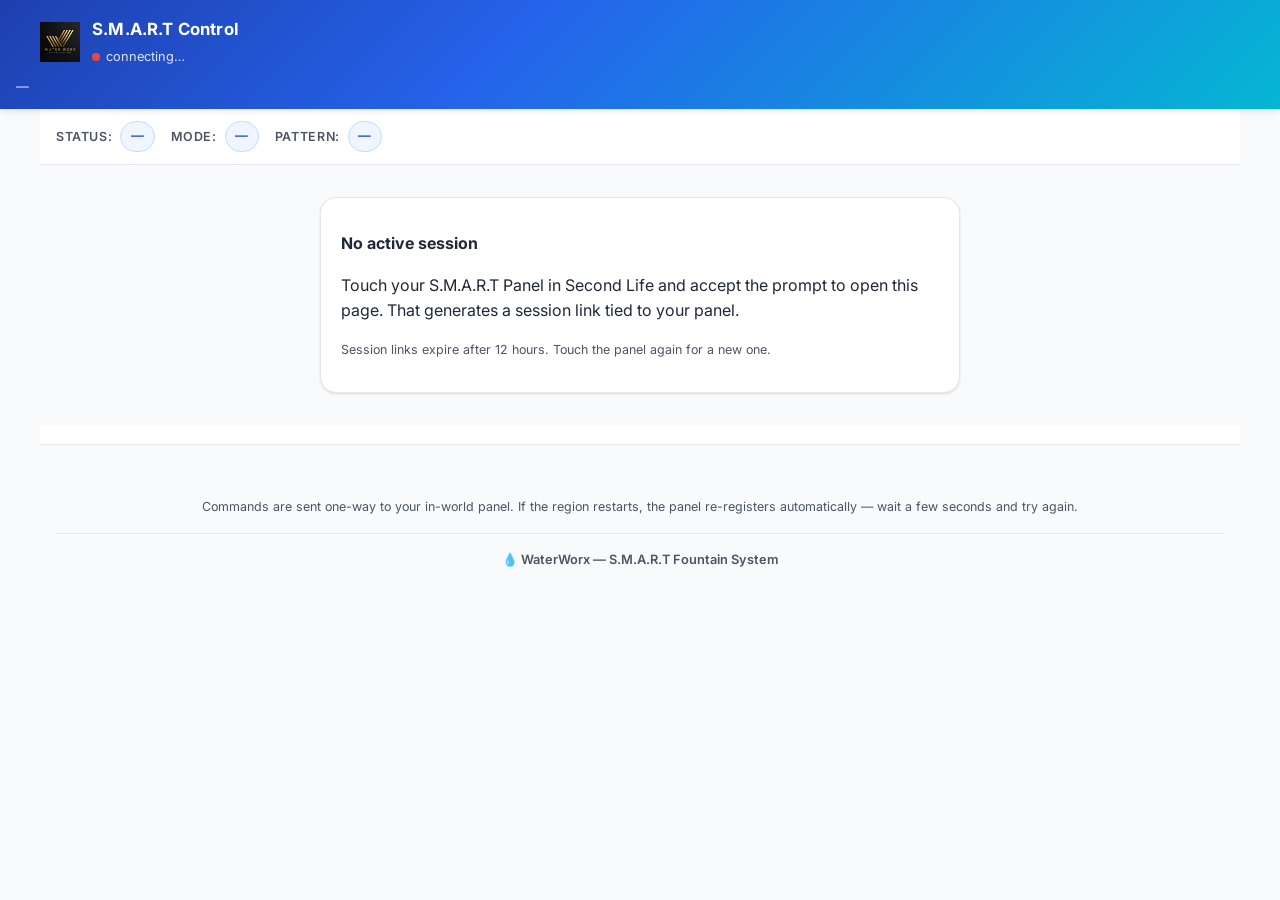
<file: docs/control/index.html>
<!doctype html>
<html lang="en">
<head>
  <meta charset="utf-8">
  <meta name="viewport" content="width=device-width, initial-scale=1, viewport-fit=cover">
  <meta name="robots" content="noindex, nofollow">
  <!-- Session tokens live in the URL fragment; keep them out of Referer. -->
  <meta name="referrer" content="no-referrer">
  <title>WaterWorx — S.M.A.R.T Web Control</title>
  <link rel="preconnect" href="https://fonts.googleapis.com">
  <link rel="preconnect" href="https://fonts.gstatic.com" crossorigin>
  <link href="https://fonts.googleapis.com/css2?family=Inter:wght@400;500;600;700;800&display=swap" rel="stylesheet">
  <link rel="stylesheet" href="style.css">
</head>
<body>

  <header class="sticky-nav">
    <div class="brand">
      <img src="waterworx-logo.png" alt="Water Worx" class="logo">
      <div>
        <h1>S.M.A.R.T Control <small></small></h1>
        <div class="meta">
          <span id="conn" class="dot off"></span>
          <span id="region">connecting…</span>
        </div>
      </div>
    </div>
    <div id="fountains" class="fountains">—</div>
  </header>

  <div id="status-bar" class="status-bar" hidden>
    <div class="status-item">
      <span class="label">Status:</span>
      <span id="fountain-status" class="badge">—</span>
    </div>
    <div class="status-item">
      <span class="label">Mode:</span>
      <span id="fountain-mode" class="badge">—</span>
    </div>
    <div class="status-item">
      <span class="label">Pattern:</span>
      <span id="fountain-pattern" class="badge">—</span>
    </div>
  </div>

  <div id="gate" hidden>
    <div class="card">
      <h2>No active session</h2>
      <p>
        Touch your S.M.A.R.T Panel in Second Life and accept the prompt to
        open this page. That generates a session link tied to your panel.
      </p>
      <p class="note">
        Session links expire after 12 hours. Touch the panel again for a new one.
      </p>
    </div>
  </div>

  <nav id="tabs" class="tabs"></nav>

  <main id="panel"></main>

  <footer>
    <p id="status"></p>
    <p class="note">
      Commands are sent one-way to your in-world panel. If the region
      restarts, the panel re-registers automatically — wait a few seconds
      and try again.
    </p>
    <div class="footer-brand">💧 WaterWorx — S.M.A.R.T Fountain System</div>
  </footer>

  <script type="module" src="app.js"></script>
</body>
</html>
</file>
<file: docs/control/style.css>
/* WaterWorx S.M.A.R.T web control — matches guide styling
   ================================================================
   Same Tailwind color palette and aesthetic as the user guide:
   - Light background (gray-50)
   - Blue/cyan header gradient
   - Minimal, clean card-based layout
   - Backdrop-filter blur on sticky elements
   - Responsive design with touch-friendly controls */

:root {
  /* Tailwind colors — same palette as guide */
  --blue-50:  #eff6ff;
  --blue-100: #dbeafe;
  --blue-200: #bfdbfe;
  --blue-300: #93c5fd;
  --blue-400: #60a5fa;
  --blue-500: #3b82f6;
  --blue-600: #2563eb;
  --blue-700: #1d4ed8;
  --blue-800: #1e40af;
  --blue-900: #1e3a8a;
  --cyan-400: #22d3ee;
  --cyan-500: #06b6d4;
  --purple-500: #a855f7;
  --purple-600: #9333ea;
  --gray-50:  #f9fafb;
  --gray-100: #f3f4f6;
  --gray-200: #e5e7eb;
  --gray-300: #d1d5db;
  --gray-400: #9ca3af;
  --gray-500: #6b7280;
  --gray-600: #4b5563;
  --gray-700: #374151;
  --gray-800: #1f2937;
  --gray-900: #111827;
  --green-500: #22c55e;
  --red-500:  #ef4444;
  --amber-500: #f59e0b;
  --rose-500: #f43f5e;

  --radius: 12px;
  --radius-lg: 16px;
  --shadow: 0 1px 3px rgba(0,0,0,.08), 0 1px 2px rgba(0,0,0,.06);
  --shadow-md: 0 4px 6px -1px rgba(0,0,0,.08), 0 2px 4px -2px rgba(0,0,0,.06);
  --shadow-lg: 0 10px 15px -3px rgba(0,0,0,.08), 0 4px 6px -4px rgba(0,0,0,.06);
}

* { box-sizing: border-box; }

body {
  margin: 0;
  padding: 0 0 3rem;
  font-family: 'Inter', -apple-system, BlinkMacSystemFont, "Segoe UI", sans-serif;
  background: var(--gray-50);
  color: var(--gray-800);
  line-height: 1.6;
  font-size: 16px;
  -webkit-font-smoothing: antialiased;
  text-rendering: optimizeLegibility;
}

/* ================================================================
   Header
   ================================================================ */

header {
  position: sticky;
  top: 0;
  z-index: 100;
  background: linear-gradient(135deg, var(--blue-800) 0%, var(--blue-600) 40%, var(--cyan-500) 100%);
  color: #fff;
  padding: 1rem 1rem 0.75rem;
  padding-top: max(1rem, env(safe-area-inset-top));
  box-shadow: var(--shadow-md);
  transition: box-shadow .3s;
}

.brand {
  display: flex;
  align-items: center;
  gap: 0.75rem;
  max-width: 1200px;
  margin: 0 auto;
}

.logo {
  height: 2.5rem;
  width: auto;
  flex: none;
}

h1 {
  margin: 0;
  font-size: 1.05rem;
  font-weight: 700;
  letter-spacing: 0.01em;
  color: #fff;
}

.meta {
  display: flex;
  align-items: center;
  gap: 0.4rem;
  font-size: 0.8rem;
  color: rgba(255, 255, 255, .85);
  margin-top: 0.25rem;
}

.dot {
  width: 0.5rem;
  height: 0.5rem;
  border-radius: 50%;
  background: var(--red-500);
  flex: none;
  transition: background .25s;
}

.dot.on {
  background: var(--green-500);
}

.fountains {
  margin-top: 0.6rem;
  font-size: 0.8rem;
  color: rgba(255, 255, 255, .85);
  overflow-x: auto;
  white-space: nowrap;
  scrollbar-width: thin;
}

/* ================================================================
   Status bar
   ================================================================ */

.status-bar {
  display: flex;
  flex-wrap: wrap;
  gap: 1rem;
  padding: 0.75rem 1rem;
  background: rgba(255, 255, 255, .92);
  -webkit-backdrop-filter: blur(12px);
  backdrop-filter: blur(12px);
  border-bottom: 1px solid var(--gray-200);
  font-size: 0.85rem;
  max-width: 1200px;
  margin: 0 auto;
}

.status-item {
  display: flex;
  align-items: center;
  gap: 0.5rem;
}

.status-item .label {
  color: var(--gray-600);
  font-weight: 600;
  font-size: 0.78rem;
  text-transform: uppercase;
  letter-spacing: 0.05em;
}

.badge {
  display: inline-block;
  padding: 0.25rem 0.6rem;
  background: var(--blue-50);
  border: 1px solid var(--blue-200);
  border-radius: 999px;
  color: var(--blue-700);
  font-size: 0.8rem;
  font-weight: 600;
  white-space: nowrap;
}

.badge.on {
  color: #15803d;
  background: #dcfce7;
  border-color: #bbf7d0;
}

.badge.off {
  color: #b91c1c;
  background: #fee2e2;
  border-color: #fecaca;
}

.badge.warn {
  color: #b45309;
  background: #fef3c7;
  border-color: #fde68a;
}

/* ================================================================
   Tabs
   ================================================================ */

.tabs {
  display: flex;
  gap: 0.35rem;
  padding: 0.6rem 1rem;
  background: rgba(255, 255, 255, .92);
  -webkit-backdrop-filter: blur(12px);
  backdrop-filter: blur(12px);
  border-bottom: 1px solid var(--gray-200);
  overflow-x: auto;
  scrollbar-width: thin;
  max-width: 1200px;
  margin: 0 auto;
}

.tab {
  flex: 0 0 auto;
  padding: 0.5rem 1rem;
  font: inherit;
  font-weight: 600;
  font-size: 0.85rem;
  color: var(--gray-600);
  background: transparent;
  border: 1px solid transparent;
  border-radius: 999px;
  cursor: pointer;
  white-space: nowrap;
  transition: background .15s, color .15s, border-color .15s;
}

.tab:hover {
  color: var(--blue-700);
  border-color: var(--blue-500);
}

.tab.active {
  background: var(--blue-600);
  color: #fff;
  border-color: var(--blue-600);
}

/* ================================================================
   Layout
   ================================================================ */

main {
  padding: 0 1rem;
  max-width: 1200px;
  margin: 0 auto;
}

section,
.dash-card,
.card {
  margin-top: 1rem;
  background: #fff;
  border: 1px solid var(--gray-200);
  border-radius: var(--radius-lg);
  padding: 1.25rem;
  box-shadow: var(--shadow);
}

.note {
  margin: 0 0 0.75rem;
  font-size: 0.78rem;
  color: var(--gray-600);
}

.controls {
  display: flex;
  flex-wrap: wrap;
  gap: 0.5rem;
}

.section-head {
  display: flex;
  align-items: center;
  margin-bottom: 0.75rem;
}

.pin-toggle {
  padding: 0.4rem 0.8rem;
  font: inherit;
  font-weight: 600;
  font-size: 0.78rem;
  color: var(--gray-600);
  background: var(--gray-100);
  border: 1px solid var(--gray-200);
  border-radius: 999px;
  cursor: pointer;
  transition: background .15s, color .15s, border-color .15s;
}

.pin-toggle:hover {
  border-color: var(--blue-500);
  color: var(--blue-700);
}

.pin-toggle.pinned {
  background: var(--blue-50);
  border-color: var(--blue-200);
  color: var(--blue-700);
}

/* ================================================================
   Buttons
   ================================================================ */

.btn {
  flex: 1 1 auto;
  min-width: 8.5rem;
  min-height: 2.75rem;
  padding: 0.65rem 0.9rem;
  font: inherit;
  font-weight: 600;
  font-size: 0.9rem;
  color: var(--gray-800);
  background: var(--gray-100);
  border: 1px solid var(--gray-300);
  border-radius: 10px;
  cursor: pointer;
  transition: transform .08s, background .15s, border-color .15s, box-shadow .15s;
}

.btn:hover {
  border-color: var(--blue-500);
  box-shadow: var(--shadow);
}

.btn:active {
  transform: scale(.97);
}

.btn.flash {
  background: var(--blue-600);
  color: #fff;
  border-color: var(--blue-600);
  box-shadow: 0 0 0 3px rgba(37, 99, 235, .15);
}

.btn.on {
  border-color: var(--green-500);
  color: #15803d;
  background: #dcfce7;
}

.btn.off {
  border-color: var(--red-500);
  color: #b91c1c;
  background: #fee2e2;
}

.btn.warn {
  border-color: var(--amber-500);
  color: #b45309;
  background: #fef3c7;
}

.btn.small {
  min-width: 0;
  flex: 0 0 auto;
  padding: 0.5rem 0.4rem;
  font-size: 0.75rem;
  line-height: 1.2;
  text-align: center;
  white-space: normal;
  overflow-wrap: break-word;
  word-break: break-word;
  hyphens: auto;
}

.grid {
  flex: 1 1 100%;
  display: grid;
  grid-template-columns: repeat(auto-fill, minmax(4.5rem, 1fr));
  gap: 0.4rem;
  align-items: stretch;
}

.grid .btn.small {
  min-height: 2.75rem;
  height: auto;
}

@media (max-width: 480px) {
  .grid {
    display: flex;
    overflow-x: auto;
    gap: 0.5rem;
    padding-bottom: 0.5rem;
    scroll-behavior: smooth;
  }

  .grid .btn.small {
    flex: 0 0 auto;
    width: 4.5rem;
  }
}

/* ================================================================
   Palette
   ================================================================ */

.palette {
  flex: 1 1 100%;
}

.palette-cats {
  display: flex;
  flex-wrap: wrap;
  gap: 0.35rem;
  margin-bottom: 0.6rem;
}

.palette-cats .tab {
  padding: 0.4rem 0.75rem;
  font-size: 0.78rem;
}

/* ================================================================
   Sliders & Selects
   ================================================================ */

.slider {
  flex: 1 1 100%;
}

.slider-head {
  display: flex;
  justify-content: space-between;
  align-items: baseline;
  font-size: 0.85rem;
  font-weight: 600;
  margin-bottom: 0.25rem;
}

.slider-head output {
  color: var(--blue-600);
  font-weight: 700;
  font-variant-numeric: tabular-nums;
}

.slider input[type="range"] {
  width: 100%;
  accent-color: var(--blue-600);
}

.slider.pending {
  opacity: 0.55;
}

select {
  width: 100%;
  margin-top: 0.25rem;
  padding: 0.6rem;
  font: inherit;
  color: var(--gray-800);
  background: var(--gray-100);
  border: 1px solid var(--gray-300);
  border-radius: 10px;
}

/* ================================================================
   Dashboard
   ================================================================ */

.dash-card + .dash-card {
  margin-top: 1rem;
}

.dash-card.dragging {
  opacity: 0.85;
  box-shadow: var(--shadow-lg);
  cursor: grabbing;
}

.dash-card-head {
  display: flex;
  align-items: center;
  gap: 0.6rem;
  margin-bottom: 0.75rem;
  padding-bottom: 0.75rem;
  border-bottom: 1px solid var(--gray-200);
}

.dash-card-title {
  flex: 1;
  margin: 0;
  font-size: 0.95rem;
  font-weight: 700;
  color: var(--gray-800);
}

.drag-handle {
  cursor: grab;
  font-size: 1.1rem;
  color: var(--gray-600);
  padding: 0.25rem 0.4rem;
  touch-action: none;
  user-select: none;
}

.drag-handle:active {
  cursor: grabbing;
}

/* ================================================================
   Gate / Footer
   ================================================================ */

.card {
  max-width: 640px;
  margin: 2rem auto;
}

.card h2 {
  font-size: 1rem;
  font-weight: 700;
  color: var(--gray-800);
}

footer {
  padding: 1.5rem 1rem 0;
  text-align: center;
  max-width: 1200px;
  margin: 0 auto;
}

#status {
  margin: 0 0 0.5rem;
  font-size: 0.85rem;
  min-height: 1.25rem;
  font-weight: 600;
}

#status.ok {
  color: #15803d;
}

#status.err {
  color: #b91c1c;
}

.footer-brand {
  margin-top: 1rem;
  padding-top: 1rem;
  border-top: 1px solid var(--gray-200);
  font-size: 0.8rem;
  font-weight: 600;
  color: var(--gray-600);
}

.btn.pending,
.pending {
  opacity: 0.55;
  pointer-events: none;
}

.btn, .tab, .pin-toggle {
  touch-action: manipulation;
}

/* ================================================================
   Responsive
   ================================================================ */

@media (max-width: 600px) {
  body {
    font-size: 14px;
    padding: 0 0 2rem;
  }

  header {
    padding: 0.75rem 0.75rem 0.5rem;
  }

  .brand {
    gap: 0.5rem;
  }

  .logo {
    height: 2rem;
  }

  h1 {
    font-size: 0.9rem;
  }

  .status-bar {
    gap: 0.6rem 0.75rem;
    padding: 0.5rem 0.75rem;
  }

  .tabs {
    padding: 0.5rem 0.75rem;
    gap: 0.25rem;
  }

  .tab {
    padding: 0.4rem 0.75rem;
    font-size: 0.78rem;
  }

  main {
    padding: 0 0.75rem;
  }

  section, .dash-card {
    padding: 0.75rem;
    margin-top: 0.75rem;
  }

  .dash-card-title {
    font-size: 0.85rem;
  }

  .pin-toggle {
    padding: 0.35rem 0.65rem;
    font-size: 0.72rem;
  }

  .controls {
    gap: 0.35rem;
  }

  .btn {
    min-width: 7rem;
    min-height: 2.5rem;
    padding: 0.5rem 0.7rem;
    font-size: 0.85rem;
  }

  .btn.small {
    font-size: 0.72rem;
    padding: 0.45rem 0.35rem;
  }

  .slider-head {
    font-size: 0.8rem;
  }

  .grid {
    gap: 0.35rem;
    grid-template-columns: repeat(auto-fill, minmax(4rem, 1fr));
  }

  .grid .btn.small {
    min-height: 2.5rem;
  }

  .palette-cats .tab {
    padding: 0.35rem 0.6rem;
    font-size: 0.72rem;
  }

  footer {
    padding: 1rem 0.75rem 0;
    font-size: 0.8rem;
  }
}

@media (max-width: 360px) {
  .btn {
    min-width: 6rem;
  }

  .btn.small {
    font-size: 0.68rem;
  }

  .grid .btn.small {
    width: 3.6rem;
  }
}

footer {
  padding-bottom: max(0px, env(safe-area-inset-bottom));
}
</file>
